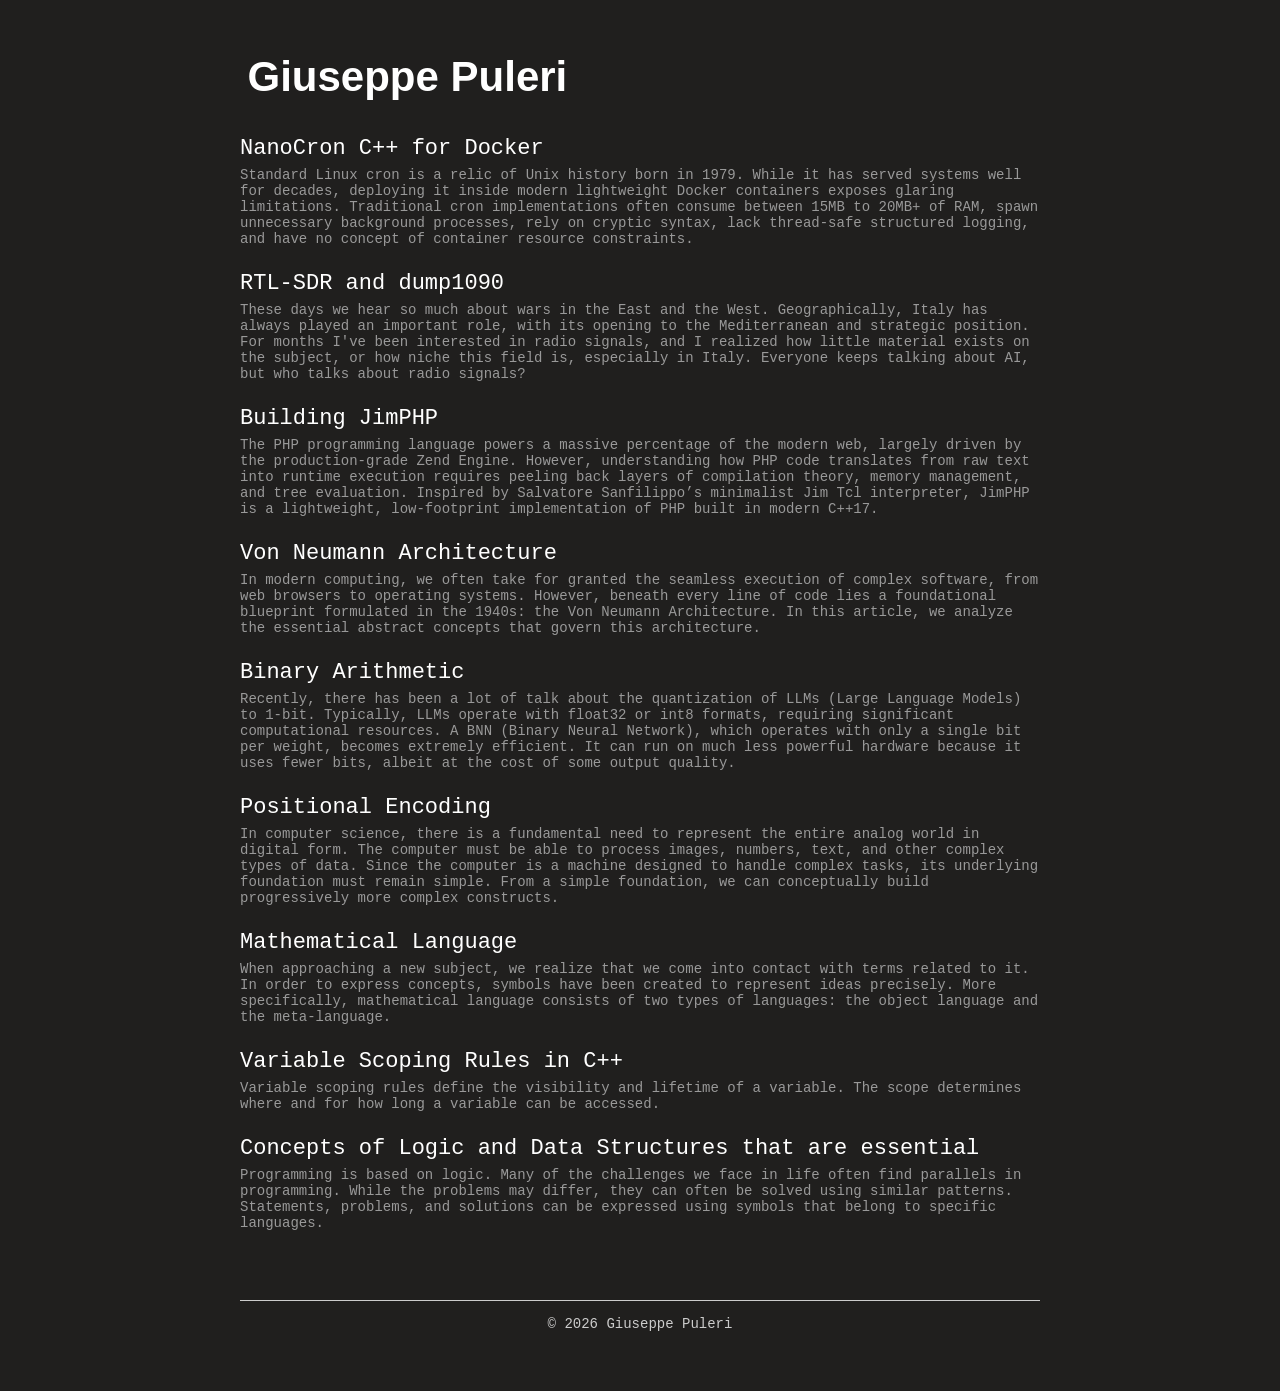
<file: index.html>
<!DOCTYPE html>
<html lang="it">
<head>
  <meta charset="UTF-8">
  <meta name="viewport" content="width=device-width, initial-scale=1.0">
  <title>List of posts - Giuseppe Puleri</title>
  <link rel="stylesheet" href="styles.css">
</head>
<body>

  <header>
    <a href="index.html"><h1 style="font-family: 'Space Grotesk', sans-serif; margin-bottom: 24px;">Giuseppe Puleri</h1></a>
  </header>

  <div id="content">
    <ul class="article-list">
      <li>
        <h2><a href="/2026/nanocron-cpp-docker-daemon.html">NanoCron C++ for Docker</a></h2>
        <p class="excerpt">
        Standard Linux cron is a relic of Unix history born in 1979. While it has served systems well for decades, deploying it inside modern lightweight Docker containers exposes glaring limitations. 
        Traditional cron implementations often consume between 15MB to 20MB+ of RAM, spawn unnecessary background processes, rely on cryptic syntax, lack thread-safe structured logging, and have no concept of container resource constraints.
        </p>
      </li>
      <li>
        <h2><a href="/2026/RTL-SDR-and-dump1090.html">RTL-SDR and dump1090</a></h2>
        <p class="excerpt">
           These days we hear so much about wars in the East and the West. 
          Geographically, Italy has always played an important role, with its opening to the Mediterranean and strategic position. 
          For months I've been interested in radio signals, and I realized how little material exists on the subject, or how niche this field is, especially in Italy. 
          Everyone keeps talking about AI, but who talks about radio signals?
        </p>
      </li>
      <li>
        <h2><a href="/2026/Building-JimPHP.html">Building JimPHP</a></h2>
        <p class="excerpt">
        The PHP programming language powers a massive percentage of the modern web, largely driven by the production-grade Zend Engine. 
          However, understanding how PHP code translates from raw text into runtime execution requires peeling back layers of compilation theory, memory management, and tree evaluation. 
          Inspired by Salvatore Sanfilippo’s minimalist Jim Tcl interpreter, JimPHP is a lightweight, low-footprint implementation of PHP built in modern C++17.
         </p>
      </li>
      <li>
        <h2><a href="/2026/Von-Neumann-Architecture.html">Von Neumann Architecture</a></h2>
        <p class="excerpt">
          In modern computing, we often take for granted the seamless execution of complex software, from web browsers to operating systems. 
          However, beneath every line of code lies a foundational blueprint formulated in the 1940s: the Von Neumann Architecture. 
          In this article, we analyze the essential abstract concepts that govern this architecture.
        </p>
      </li>
      <li>
        <h2><a href="/2026/Binary-Arithmetic.html">Binary Arithmetic</a></h2>
        <p class="excerpt">
          Recently, there has been a lot of talk about the quantization of LLMs (Large Language Models) to 1-bit. 
          Typically, LLMs operate with float32 or int8 formats, requiring significant computational resources. 
          A BNN (Binary Neural Network), which operates with only a single bit per weight, becomes extremely efficient. 
          It can run on much less powerful hardware because it uses fewer bits, albeit at the cost of some output quality.
        </p>
      </li>
      <li>
        <h2><a href="/2026/Positional-Encoding.html">Positional Encoding</a></h2>
        <p class="excerpt">
          In computer science, there is a fundamental need to represent the entire analog world in digital form. 
          The computer must be able to process images, numbers, text, and other complex types of data. 
          Since the computer is a machine designed to handle complex tasks, its underlying foundation must remain simple.
          From a simple foundation, we can conceptually build progressively more complex constructs.
        </p>
      </li>
      <li>
        <h2><a href="/2026/Mathematical-Language.html">Mathematical Language</a></h2>
        <p class="excerpt">
          When approaching a new subject, we realize that we come into contact with terms related to it. 
          In order to express concepts, symbols have been created to represent ideas precisely. 
          More specifically, mathematical language consists of two types of languages: the object language and the meta-language.
        </p>
      </li>
      <li>
        <h2><a href="/2026/Variable-Scoping-Rules-in-C++.html">Variable Scoping Rules in C++</a></h2>
        <p class="excerpt">
          Variable scoping rules define the visibility and lifetime of a variable. The scope determines where and for how long a variable can be accessed.
        </p>
      </li>
      <li>
        <h2><a href="/2026/Concepts-of-Logic-and-Data-Structures-that-are-essential.html">Concepts of Logic and Data Structures that are essential</a></h2>
        <p class="excerpt">
          Programming is based on logic. Many of the challenges we face in life often find parallels in programming. 
          While the problems may differ, they can often be solved using similar patterns.
          Statements, problems, and solutions can be expressed using symbols that belong to specific languages.
        </p>
      </li>
    </ul>
  </div>

  <footer>
    &copy; 2026 Giuseppe Puleri
  </footer>

  <script src="script.js"></script>
</body>
</html>
</file>
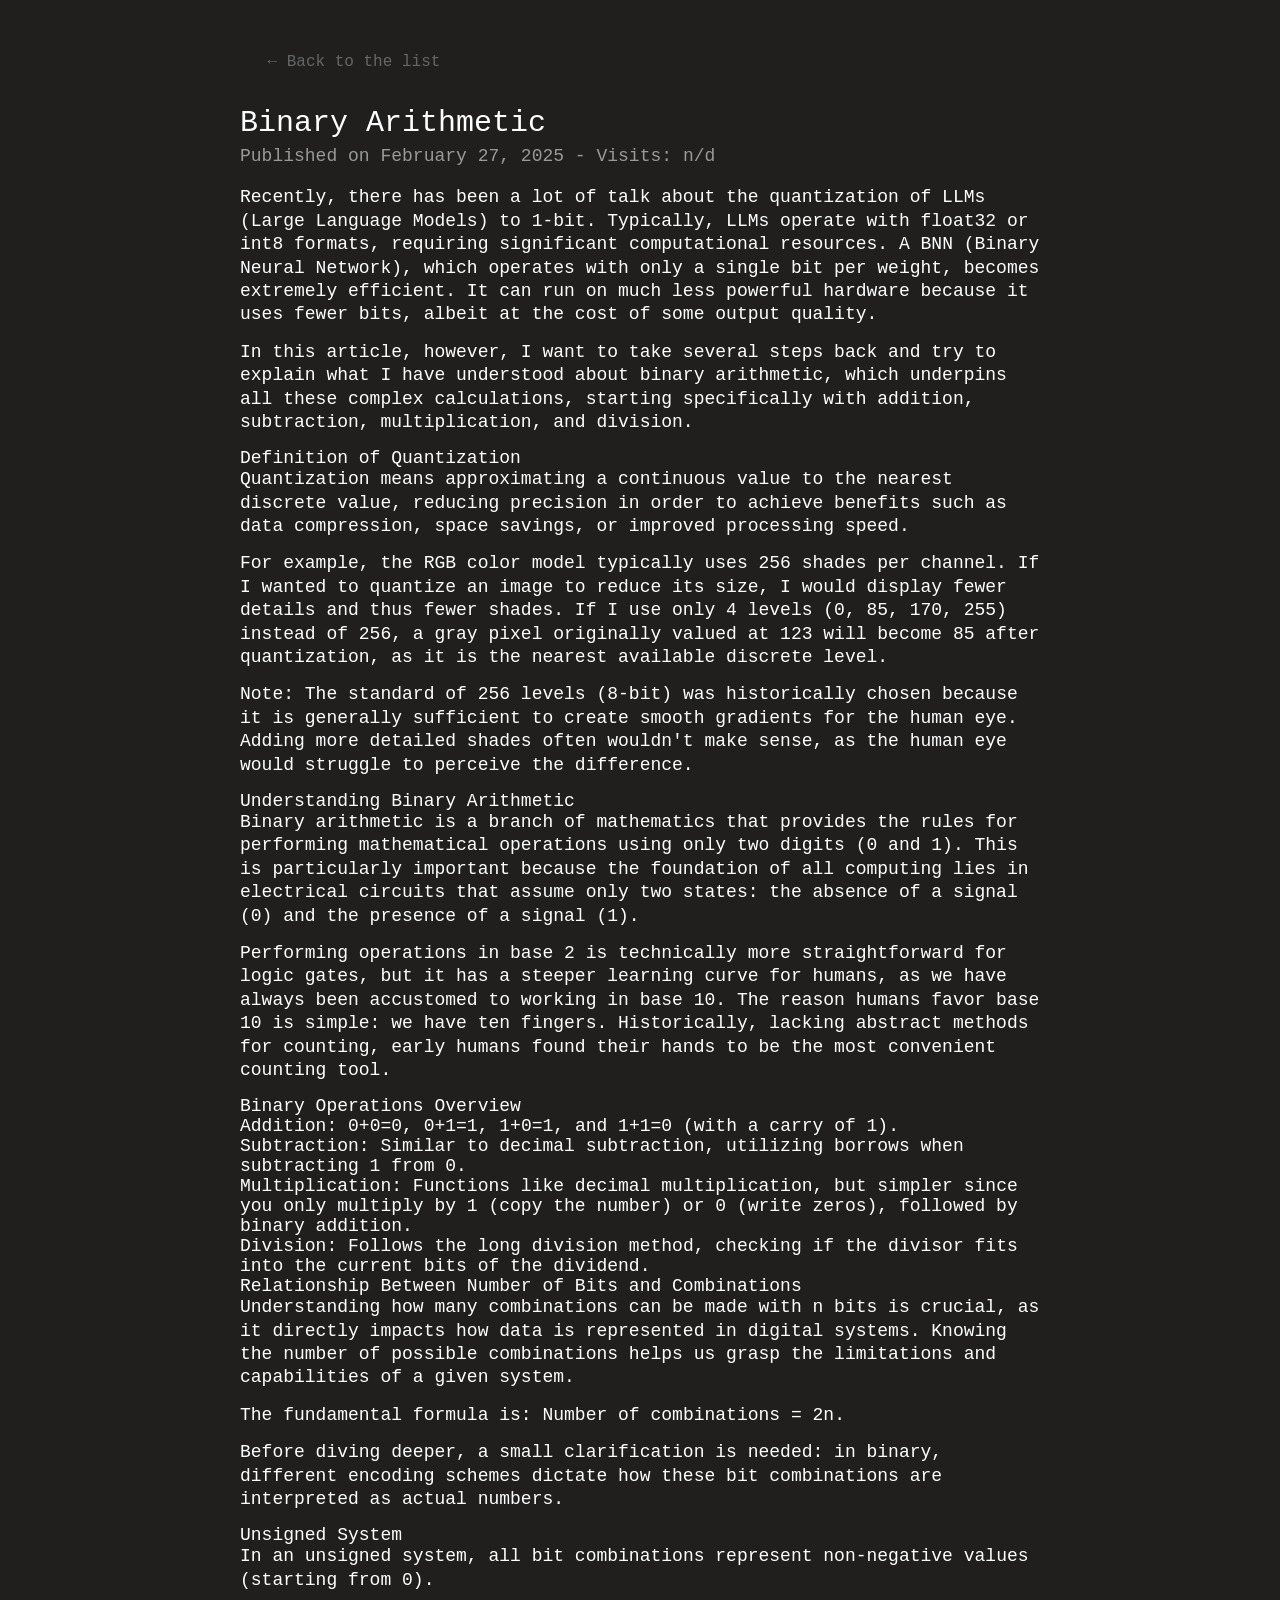
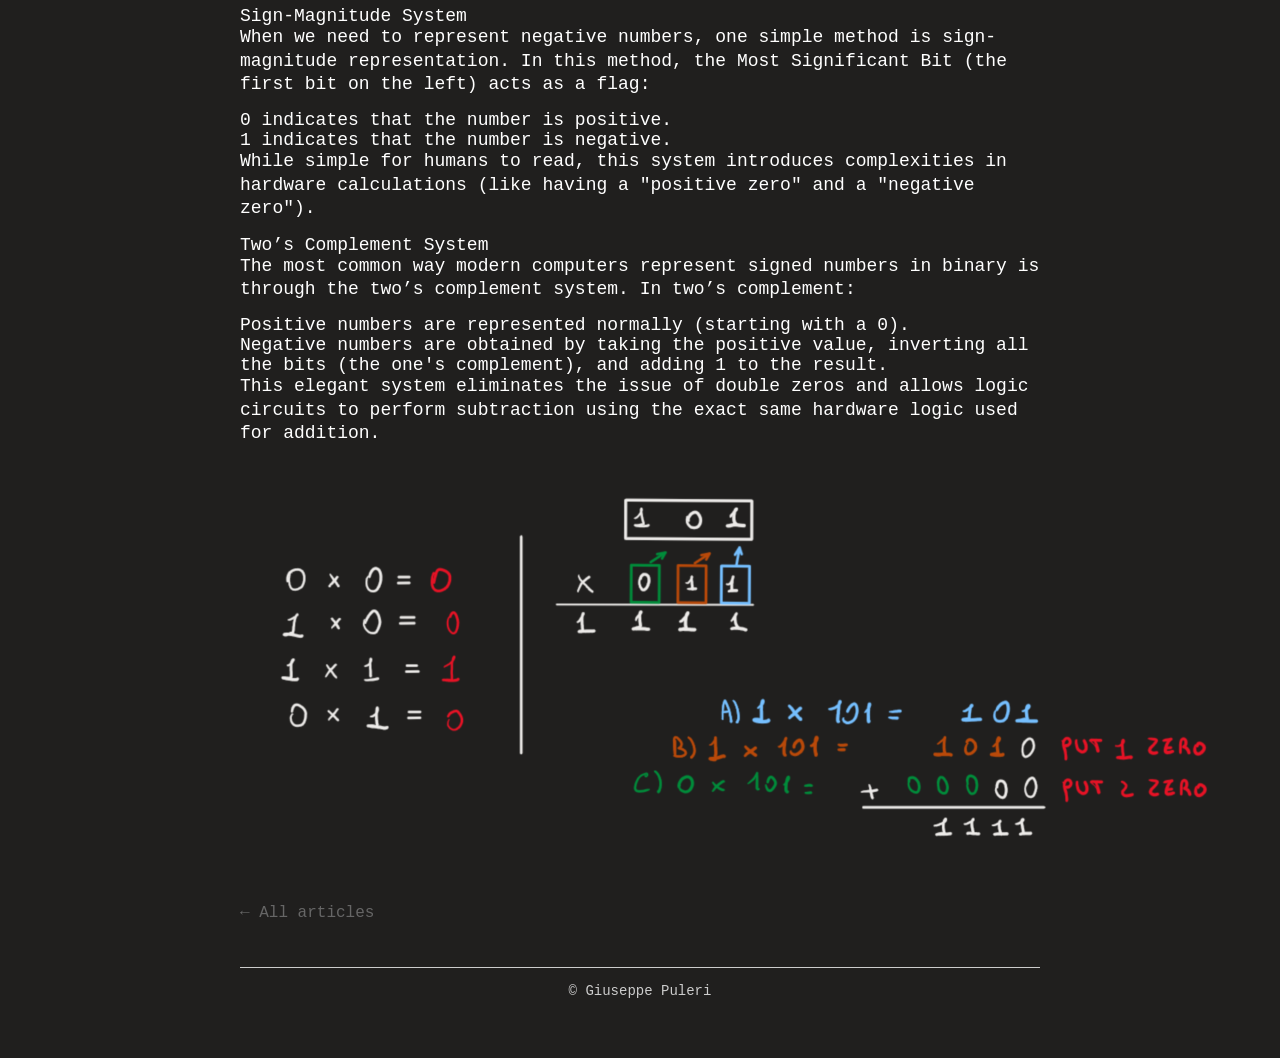
<file: 2026/Binary-Arithmetic.html>
<!DOCTYPE html>
<html lang="en">
<head>
  <meta charset="UTF-8">
  <meta name="viewport" content="width=device-width, initial-scale=1.0">
  <title>Binary Arithmetic</title>
  <link rel="stylesheet" href="../styles.css">
</head>
<!--
  data-page-id univoco per questo articolo, usato come chiave nel bin JSONBin.
-->
<body data-page-id="binary-arithmetic">

  <header>
    <nav><a href="../index.html">← Back to the list</a></nav>
  </header>

  <div id="content">
    <article>
      <h1 class="article-title">Binary Arithmetic</h1>
      <span class="meta">Published on February 27, 2025 - Visits: <span id="visit-count">...</span></span>

      <p>
        Recently, there has been a lot of talk about the quantization of LLMs (Large Language Models) to 1-bit. Typically, LLMs operate with <code>float32</code> or <code>int8</code> formats, requiring significant computational resources. A BNN (Binary Neural Network), which operates with only a single bit per weight, becomes extremely efficient. It can run on much less powerful hardware because it uses fewer bits, albeit at the cost of some output quality.
      </p>
      <p>
        In this article, however, I want to take several steps back and try to explain what I have understood about binary arithmetic, which underpins all these complex calculations, starting specifically with addition, subtraction, multiplication, and division.
      </p>

      <h2>Definition of Quantization</h2>
      <p>
        Quantization means approximating a continuous value to the nearest discrete value, reducing precision in order to achieve benefits such as data compression, space savings, or improved processing speed.
      </p>
      <p>
        For example, the RGB color model typically uses 256 shades per channel. If I wanted to quantize an image to reduce its size, I would display fewer details and thus fewer shades. If I use only 4 levels (0, 85, 170, 255) instead of 256, a gray pixel originally valued at 123 will become 85 after quantization, as it is the nearest available discrete level.
      </p>
      <blockquote>
        <p><em>Note:</em> The standard of 256 levels (8-bit) was historically chosen because it is generally sufficient to create smooth gradients for the human eye. Adding more detailed shades often wouldn't make sense, as the human eye would struggle to perceive the difference.</p>
      </blockquote>

      <h2>Understanding Binary Arithmetic</h2>
      <p>
        Binary arithmetic is a branch of mathematics that provides the rules for performing mathematical operations using only two digits (0 and 1). This is particularly important because the foundation of all computing lies in electrical circuits that assume only two states: the absence of a signal (0) and the presence of a signal (1).
      </p>
      <p>
        Performing operations in base 2 is technically more straightforward for logic gates, but it has a steeper learning curve for humans, as we have always been accustomed to working in base 10. The reason humans favor base 10 is simple: we have ten fingers. Historically, lacking abstract methods for counting, early humans found their hands to be the most convenient counting tool.
      </p>

      <h3>Binary Operations Overview</h3>
      <ul>
        <li><strong>Addition:</strong> <code>0+0=0</code>, <code>0+1=1</code>, <code>1+0=1</code>, and <code>1+1=0</code> (with a carry of 1).</li>
        <li><strong>Subtraction:</strong> Similar to decimal subtraction, utilizing borrows when subtracting 1 from 0.</li>
        <li><strong>Multiplication:</strong> Functions like decimal multiplication, but simpler since you only multiply by 1 (copy the number) or 0 (write zeros), followed by binary addition.</li>
        <li><strong>Division:</strong> Follows the long division method, checking if the divisor fits into the current bits of the dividend.</li>
      </ul>

      <h2>Relationship Between Number of Bits and Combinations</h2>
      <p>
        Understanding how many combinations can be made with <em>n</em> bits is crucial, as it directly impacts how data is represented in digital systems. Knowing the number of possible combinations helps us grasp the limitations and capabilities of a given system.
      </p>
      <p>
        The fundamental formula is: <strong>Number of combinations = 2<sup>n</sup></strong>.
      </p>
      <p>
        Before diving deeper, a small clarification is needed: in binary, different encoding schemes dictate how these bit combinations are interpreted as actual numbers.
      </p>

      <h3>Unsigned System</h3>
      <p>
        In an <strong>unsigned</strong> system, all bit combinations represent non-negative values (starting from 0).
      </p>

      <h3>Sign-Magnitude System</h3>
      <p>
        When we need to represent negative numbers, one simple method is <strong>sign-magnitude representation</strong>. In this method, the Most Significant Bit (the first bit on the left) acts as a flag:
      </p>
      <ul>
        <li><code>0</code> indicates that the number is positive.</li>
        <li><code>1</code> indicates that the number is negative.</li>
      </ul>
      <p>
        While simple for humans to read, this system introduces complexities in hardware calculations (like having a "positive zero" and a "negative zero").
      </p>

      <h3>Two’s Complement System</h3>
      <p>
        The most common way modern computers represent signed numbers in binary is through the <strong>two’s complement</strong> system. In two’s complement:
      </p>
      <ul>
        <li>Positive numbers are represented normally (starting with a <code>0</code>).</li>
        <li>Negative numbers are obtained by taking the positive value, inverting all the bits (the <em>one's complement</em>), and adding <code>1</code> to the result.</li>
      </ul>
      <p>
        This elegant system eliminates the issue of double zeros and allows logic circuits to perform subtraction using the exact same hardware logic used for addition.
      </p>

      <img src="/img2026/giuseppe-puleri-Binary-Arithmetic1.png" alt="Two's complement binary rule for negative numbers">

    </article>

    <a class="back-link" href="../index.html">← All articles</a>
  </div>

  <footer>
    &copy; Giuseppe Puleri
  </footer>

  <script src="../script.js"></script>
</body>
</html>
</file>
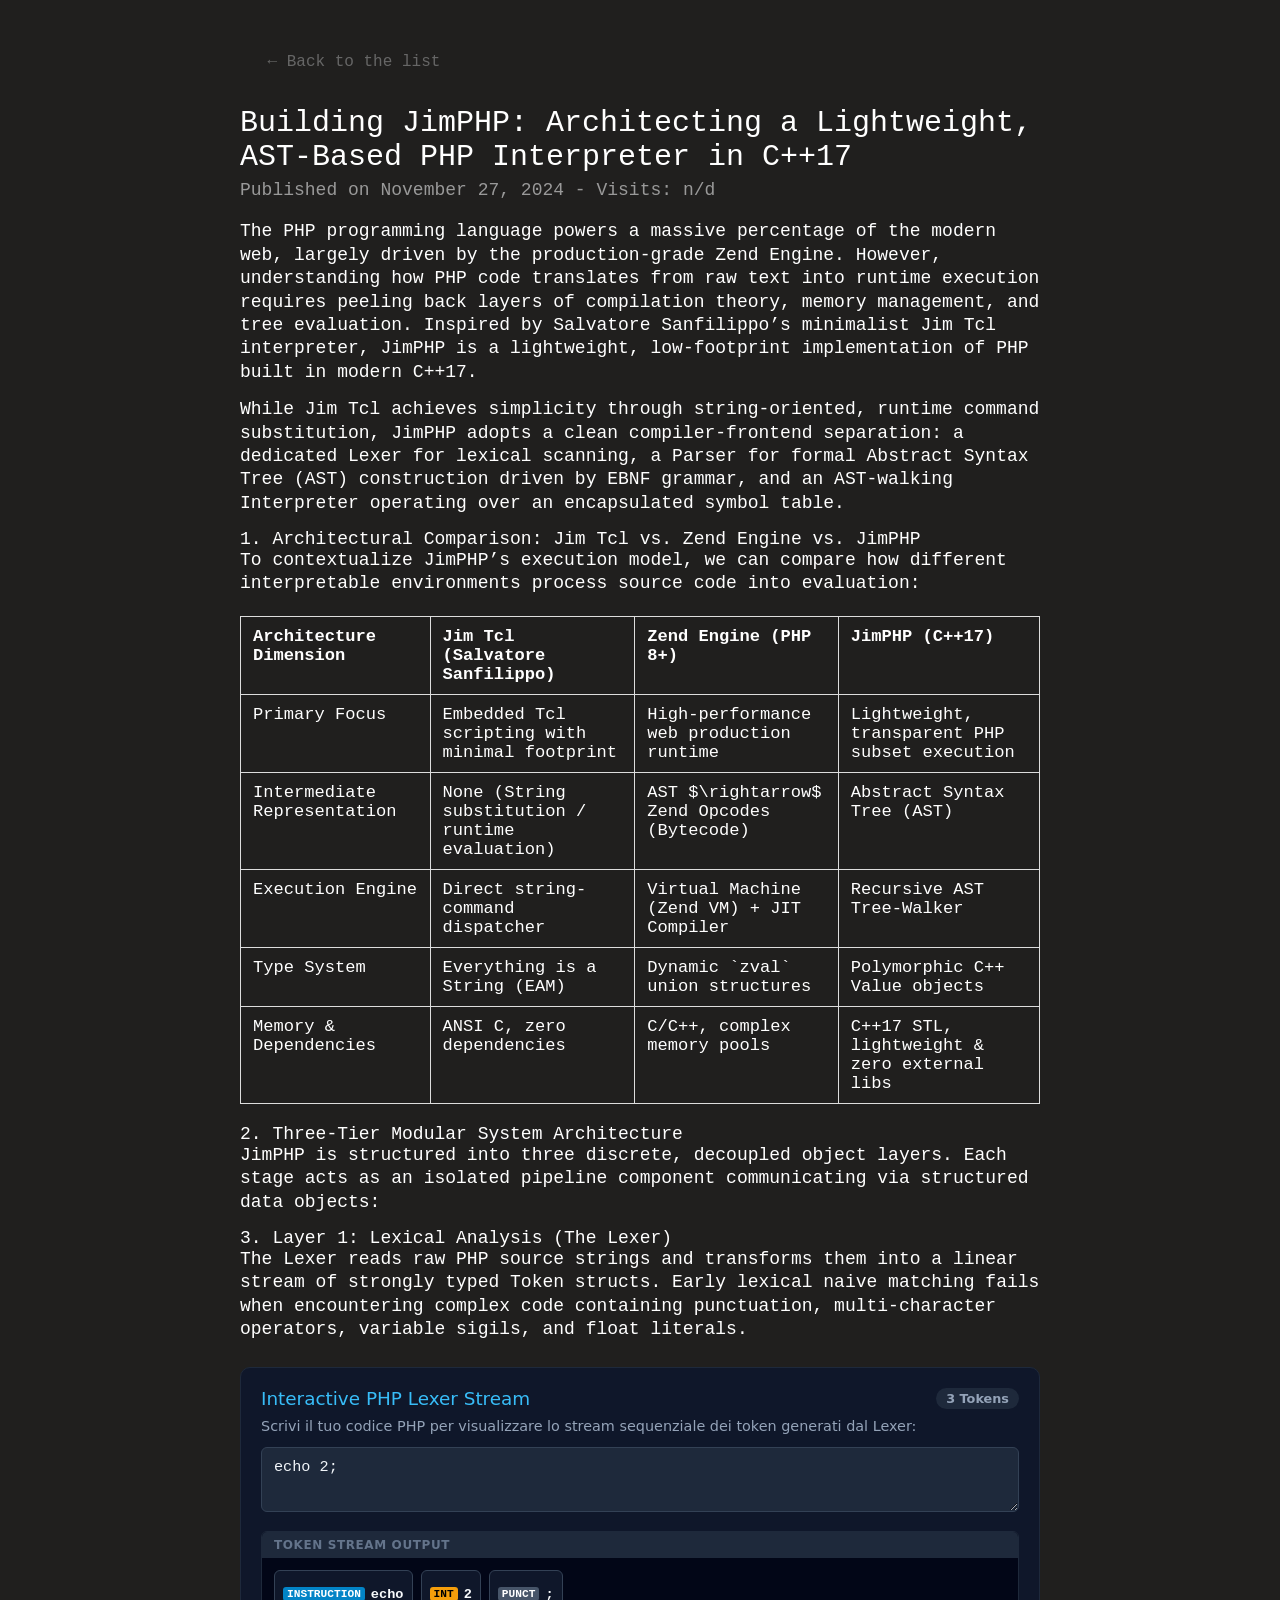
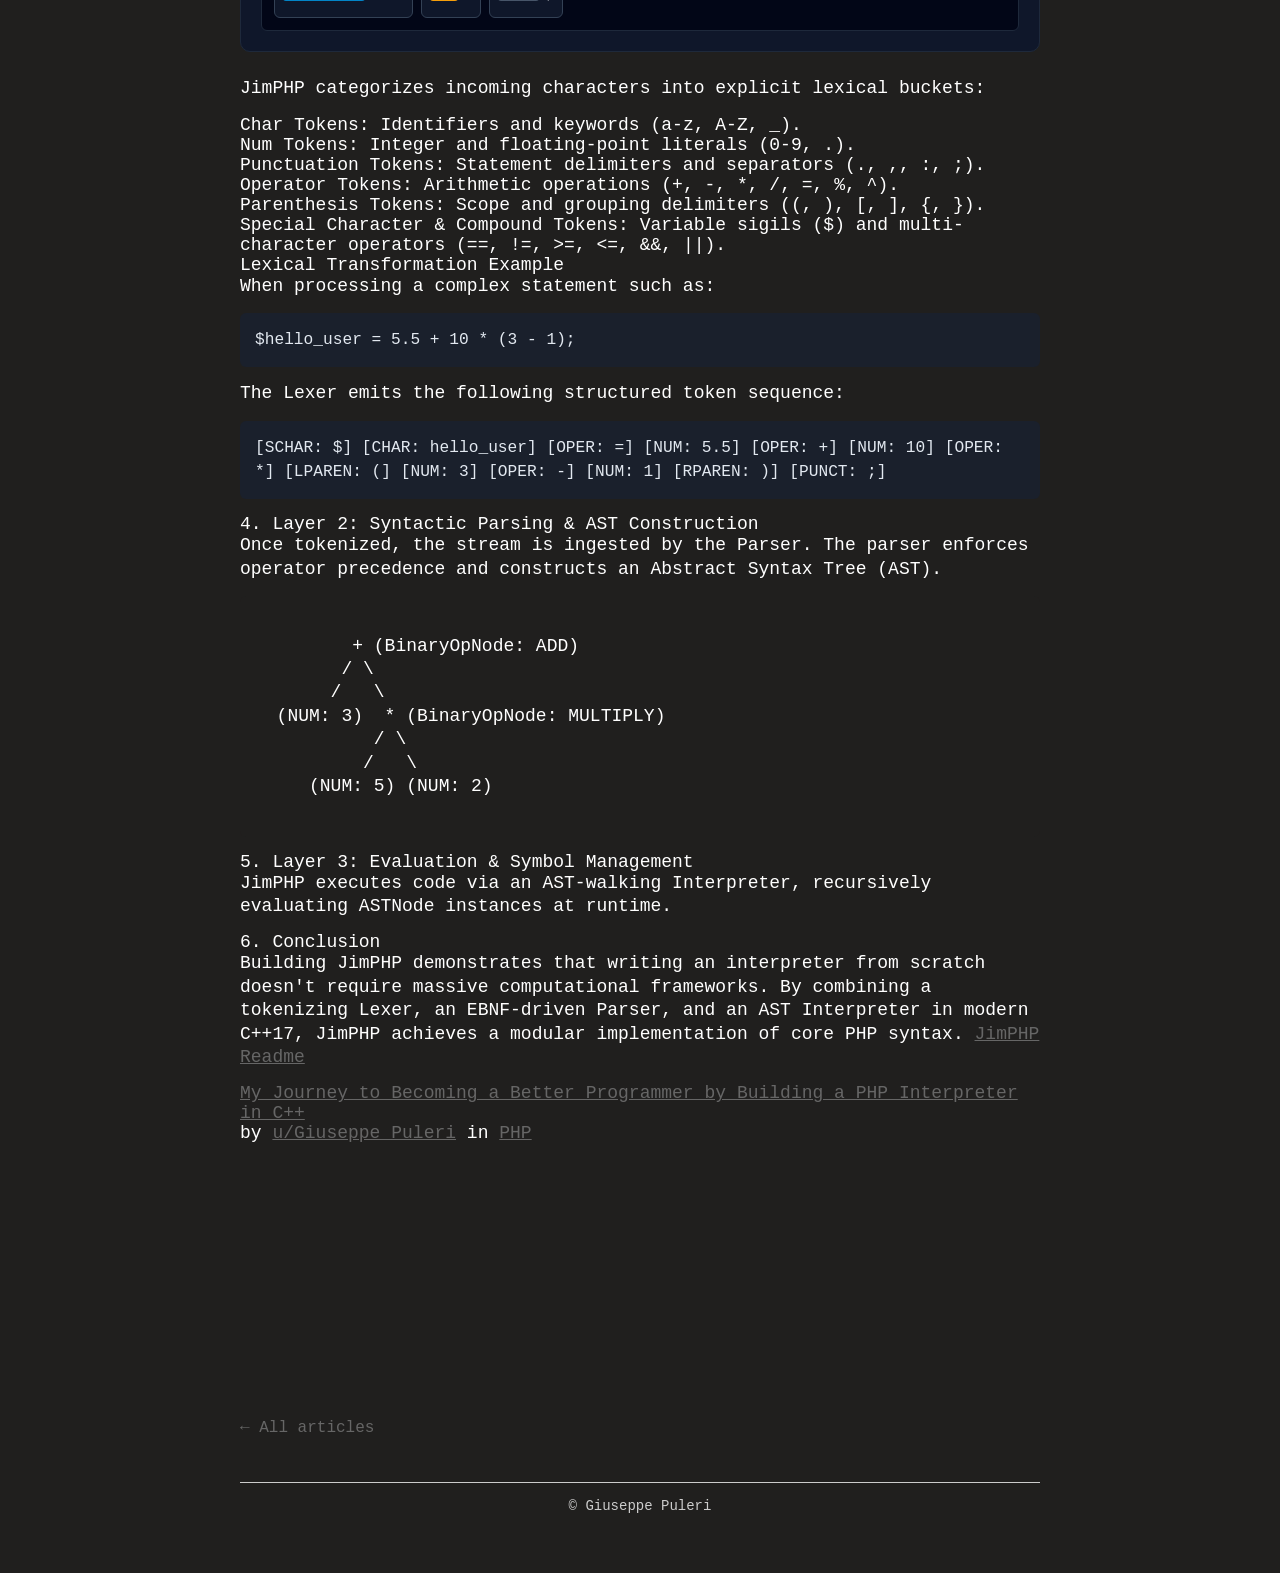
<file: 2026/Building-JimPHP.html>
<!DOCTYPE html>
<html lang="en">
<head>
  <meta charset="UTF-8">
  <meta name="viewport" content="width=device-width, initial-scale=1.0">
  <title>Building JimPHP: Architecting a Lightweight, AST-Based PHP Interpreter in C++17</title>
  <link rel="stylesheet" href="../styles.css">
  <style>
    .article-table {
      width: 100%;
      border-collapse: collapse;
      margin: 20px 0;
      font-size: 0.95em;
    }
    .article-table th, .article-table td {
      border: 1px solid #ddd;
      padding: 10px 12px;
      text-align: left;
    }
    .article-table th {
      background-color: ##ff000000;
      font-weight: bold;
    }
    .architecture-diagram {
      border: 2px dashed #4a5568;
      background-color: #f8fafc;
      padding: 20px;
      border-radius: 8px;
      margin: 25px 0;
      font-family: monospace;
    }
    .diagram-box {
      border: 1px solid #2b6cb0;
      background-color: #ebf8ff;
      padding: 12px;
      margin: 8px 0;
      text-align: center;
      border-radius: 4px;
      font-weight: bold;
    }
    .flow-line {
      border-top: 3px dashed #319795;
      margin: 15px 0;
      text-align: center;
      font-size: 0.85em;
      color: #234e52;
      font-weight: bold;
    }
    .code-block {
      background-color: #1a202c;
      color: #e2e8f0;
      padding: 15px;
      border-radius: 6px;
      font-family: 'Courier New', Courier, monospace;
      overflow-x: auto;
      margin: 15px 0;
      font-size: 0.9em;
      line-height: 1.5;
    }
    .tree-diagram {
      font-family: monospace;
      white-space: pre;
      background-color: #201F1E;
      padding: 15px;
      border-radius: 6px;
      line-height: 1.3;
      margin: 15px 0;
    }
  </style>
</head>
<body data-page-id="jimphp-cpp-ast-interpreter">

  <header>
    <nav><a href="../index.html">← Back to the list</a></nav>
  </header>

  <div id="content">
    <article>
      <h1 class="article-title">Building JimPHP: Architecting a Lightweight, AST-Based PHP Interpreter in C++17</h1>
      <span class="meta">Published on November 27, 2024 - Visits: <span id="visit-count">...</span></span>

      <p>
        The PHP programming language powers a massive percentage of the modern web, largely driven by the production-grade Zend Engine. However, understanding how PHP code translates from raw text into runtime execution requires peeling back layers of compilation theory, memory management, and tree evaluation. Inspired by Salvatore Sanfilippo’s minimalist <strong>Jim Tcl</strong> interpreter, <strong>JimPHP</strong> is a lightweight, low-footprint implementation of PHP built in modern C++17.
      </p>
      <p>
        While Jim Tcl achieves simplicity through string-oriented, runtime command substitution, JimPHP adopts a clean compiler-frontend separation: a dedicated <strong>Lexer</strong> for lexical scanning, a <strong>Parser</strong> for formal Abstract Syntax Tree (AST) construction driven by EBNF grammar, and an <strong>AST-walking Interpreter</strong> operating over an encapsulated symbol table.
      </p>

      <h2>1. Architectural Comparison: Jim Tcl vs. Zend Engine vs. JimPHP</h2>
      <p>
        To contextualize JimPHP’s execution model, we can compare how different interpretable environments process source code into evaluation:
      </p>

      <table class="article-table">
        <thead>
          <tr>
            <th>Architecture Dimension</th>
            <th>Jim Tcl (Salvatore Sanfilippo)</th>
            <th>Zend Engine (PHP 8+)</th>
            <th>JimPHP (C++17)</th>
          </tr>
        </thead>
        <tbody>
          <tr>
            <td><strong>Primary Focus</strong></td>
            <td>Embedded Tcl scripting with minimal footprint</td>
            <td>High-performance web production runtime</td>
            <td>Lightweight, transparent PHP subset execution</td>
          </tr>
          <tr>
            <td><strong>Intermediate Representation</strong></td>
            <td>None (String substitution / runtime evaluation)</td>
            <td>AST $\rightarrow$ Zend Opcodes (Bytecode)</td>
            <td><strong>Abstract Syntax Tree (AST)</strong></td>
          </tr>
          <tr>
            <td><strong>Execution Engine</strong></td>
            <td>Direct string-command dispatcher</td>
            <td>Virtual Machine (Zend VM) + JIT Compiler</td>
            <td><strong>Recursive AST Tree-Walker</strong></td>
          </tr>
          <tr>
            <td><strong>Type System</strong></td>
            <td>Everything is a String (EAM)</td>
            <td>Dynamic `zval` union structures</td>
            <td>Polymorphic C++ <code>Value</code> objects</td>
          </tr>
          <tr>
            <td><strong>Memory & Dependencies</strong></td>
            <td>ANSI C, zero dependencies</td>
            <td>C/C++, complex memory pools</td>
            <td><strong>C++17 STL, lightweight & zero external libs</strong></td>
          </tr>
        </tbody>
      </table>

      <h2>2. Three-Tier Modular System Architecture</h2>
      <p>
        JimPHP is structured into three discrete, decoupled object layers. Each stage acts as an isolated pipeline component communicating via structured data objects:
      </p>

      <h2>3. Layer 1: Lexical Analysis (The Lexer)</h2>
      <p>
        The Lexer reads raw PHP source strings and transforms them into a linear stream of strongly typed <code>Token</code> structs. Early lexical naive matching fails when encountering complex code containing punctuation, multi-character operators, variable sigils, and float literals.
      </p>

      <!-- Micro-tool JS Lexer -->
      <!-- Interactive Sequential Lexer Widget -->
      <div class="lexer-demo-card">
        <div class="lexer-header">
          <h3>Interactive PHP Lexer Stream</h3>
          <span class="lexer-badge" id="tokenCount">0 Tokens</span>
        </div>
      
        <p class="lexer-desc">
          Scrivi il tuo codice PHP per visualizzare lo stream sequenziale dei token generati dal Lexer:
        </p>
      
        <textarea id="phpLexerInput" spellcheck="false" oninput="runLexer()">echo 2;</textarea>
      
        <div class="lexer-output-container">
          <div class="lexer-output-header">Token Stream Output</div>
          <div id="lexerStream" class="token-stream">
            <!-- I token sequenziali verranno inseriti qui -->
          </div>
        </div>
      </div>
      
      <style>
        .lexer-demo-card {
          background: #0f172a;
          border: 1px solid #1e293b;
          border-radius: 10px;
          padding: 20px;
          margin: 25px 0;
          color: #f8fafc;
          font-family: system-ui, -apple-system, sans-serif;
        }
        .lexer-header {
          display: flex;
          justify-content: space-between;
          align-items: center;
          margin-bottom: 8px;
        }
        .lexer-header h3 {
          margin: 0;
          font-size: 1.15rem;
          color: #38bdf8;
        }
        .lexer-badge {
          background: #1e293b;
          color: #94a3b8;
          padding: 3px 10px;
          border-radius: 12px;
          font-size: 0.8rem;
          font-weight: 600;
        }
        .lexer-desc {
          color: #94a3b8;
          font-size: 0.9rem;
          margin: 0 0 12px 0;
        }
        #phpLexerInput {
          width: 100%;
          height: 65px;
          background: #1e293b;
          border: 1px solid #334155;
          border-radius: 6px;
          color: #f1f5f9;
          font-family: 'Fira Code', 'Courier New', monospace;
          font-size: 0.95rem;
          padding: 10px 12px;
          box-sizing: border-box;
          resize: vertical;
          outline: none;
          transition: border-color 0.2s;
        }
        #phpLexerInput:focus {
          border-color: #38bdf8;
        }
        .lexer-output-container {
          margin-top: 15px;
          background: #020617;
          border: 1px solid #1e293b;
          border-radius: 6px;
          overflow: hidden;
        }
        .lexer-output-header {
          background: #1e293b;
          color: #64748b;
          font-size: 0.75rem;
          font-weight: 700;
          text-transform: uppercase;
          letter-spacing: 0.05em;
          padding: 6px 12px;
        }
        .token-stream {
          display: flex;
          flex-wrap: wrap;
          gap: 8px;
          padding: 12px;
          min-height: 48px;
        }
        /* Stili per i singoli Badge dei Token */
        .token-chip {
          display: inline-flex;
          align-items: center;
          background: #0f172a;
          border: 1px solid #334155;
          border-radius: 6px;
          padding: 4px 8px;
          font-family: 'Fira Code', 'Courier New', monospace;
          font-size: 0.85rem;
        }
        .token-type {
          font-size: 0.7rem;
          font-weight: 700;
          text-transform: uppercase;
          margin-right: 6px;
          padding: 1px 4px;
          border-radius: 3px;
        }
        .token-val {
          color: #f8fafc;
          font-weight: 600;
        }
      
        /* Colorazione semantica per tipo di token */
        .tok-INSTRUCTION { background: #0284c7; color: #fff; }
        .tok-VARIABLE    { background: #a855f7; color: #fff; }
        .tok-INT         { background: #f59e0b; color: #000; }
        .tok-FLOAT       { background: #d97706; color: #fff; }
        .tok-STRING      { background: #22c55e; color: #000; }
        .tok-ASSIGNMENT  { background: #ec4899; color: #fff; }
        .tok-OPERATOR    { background: #ef4444; color: #fff; }
        .tok-PAREN       { background: #6366f1; color: #fff; }
        .tok-PUNCT       { background: #475569; color: #fff; }
        .tok-UNKNOWN     { background: #dc2626; color: #fff; }
      </style>
      
      <script>
      function runLexer() {
        const code = document.getElementById('phpLexerInput').value;
        const tokens = tokenizePhp(code);
        
        const container = document.getElementById('lexerStream');
        const countBadge = document.getElementById('tokenCount');
        
        countBadge.textContent = `${tokens.length} Token${tokens.length === 1 ? '' : 's'}`;
        
        if (tokens.length === 0) {
          container.innerHTML = '<span style="color: #475569; font-size: 0.85rem;">Nessun token trovato...</span>';
          return;
        }
      
        container.innerHTML = tokens.map(t => `
          <div class="token-chip">
            <span class="token-type tok-${t.type}">${t.type}</span>
            <span class="token-val">${escapeHtml(t.value)}</span>
          </div>
        `).join('');
      }
      
      function tokenizePhp(src) {
        // Regole del Lexer coordinate in ordine di priorità
        const rules = [
          { type: 'VARIABLE',    regex: /^\$[a-zA-Z_][a-zA-Z0-9_]*/ },
          { type: 'INSTRUCTION', regex: /^\b(echo|print|if|else|while|for|function|return)\b/ },
          { type: 'FLOAT',       regex: /^\d+\.\d+/ },
          { type: 'INT',         regex: /^\d+/ },
          { type: 'STRING',      regex: /^("[^"]*"|'[^']*')/ },
          { type: 'ASSIGNMENT',  regex: /^=(?![=>])/ },
          { type: 'OPERATOR',    regex: /^(==|!=|<=|>=|&&|\|\||\+|\-|\*|\/|\%)/ },
          { type: 'PAREN',       regex: /^[\(\)\[\]\{\}]/ },
          { type: 'PUNCT',       regex: /^[;,]/ },
          { type: 'WHITESPACE',  regex: /^\s+/ },
          { type: 'UNKNOWN',     regex: /^./ }
        ];
      
        let cursor = 0;
        const tokens = [];
      
        while (cursor < src.length) {
          const substring = src.slice(cursor);
          let matched = false;
      
          for (const rule of rules) {
            const match = rule.regex.exec(substring);
            if (match) {
              const val = match[0];
              // Ignora gli spazi vuoti tra un token e l'altro
              if (rule.type !== 'WHITESPACE') {
                tokens.push({ type: rule.type, value: val });
              }
              cursor += val.length;
              matched = true;
              break;
            }
          }
      
          if (!matched) break; // Sicurezza anti-loop infinito
        }
      
        return tokens;
      }
      
      function escapeHtml(str) {
        return str.replace(/&/g, "&amp;")
                  .replace(/</g, "&lt;")
                  .replace(/>/g, "&gt;")
                  .replace(/"/g, "&quot;")
                  .replace(/'/g, "&#039;");
      }
      
      // Inizializzazione automatica all'avvio
      document.addEventListener('DOMContentLoaded', runLexer);
      </script>

      <p>JimPHP categorizes incoming characters into explicit lexical buckets:</p>
      <ul>
        <li><strong>Char Tokens:</strong> Identifiers and keywords (<code>a-z</code>, <code>A-Z</code>, <code>_</code>).</li>
        <li><strong>Num Tokens:</strong> Integer and floating-point literals (<code>0-9</code>, <code>.</code>).</li>
        <li><strong>Punctuation Tokens:</strong> Statement delimiters and separators (<code>.</code>, <code>,</code>, <code>:</code>, <code>;</code>).</li>
        <li><strong>Operator Tokens:</strong> Arithmetic operations (<code>+</code>, <code>-</code>, <code>*</code>, <code>/</code>, <code>=</code>, <code>%</code>, <code>^</code>).</li>
        <li><strong>Parenthesis Tokens:</strong> Scope and grouping delimiters (<code>(</code>, <code>)</code>, <code>[</code>, <code>]</code>, <code>{</code>, <code>}</code>).</li>
        <li><strong>Special Character & Compound Tokens:</strong> Variable sigils (<code>$</code>) and multi-character operators (<code>==</code>, <code>!=</code>, <code>&gt;=</code>, <code>&lt;=</code>, <code>&amp;&amp;</code>, <code>||</code>).</li>
      </ul>

      <h3>Lexical Transformation Example</h3>
      <p>When processing a complex statement such as:</p>
      <div class="code-block">$hello_user = 5.5 + 10 * (3 - 1);</div>
      <p>The Lexer emits the following structured token sequence:</p>
      <div class="code-block">
[SCHAR: $] [CHAR: hello_user] [OPER: =] [NUM: 5.5] [OPER: +] 
[NUM: 10] [OPER: *] [LPAREN: (] [NUM: 3] [OPER: -] [NUM: 1] [RPAREN: )] [PUNCT: ;]
      </div>

      <h2>4. Layer 2: Syntactic Parsing & AST Construction</h2>
      <p>
        Once tokenized, the stream is ingested by the <strong>Parser</strong>. The parser enforces operator precedence and constructs an <strong>Abstract Syntax Tree (AST)</strong>.
      </p>

      <div class="tree-diagram">
         + (BinaryOpNode: ADD)
        / \
       /   \
  (NUM: 3)  * (BinaryOpNode: MULTIPLY)
           / \
          /   \
     (NUM: 5) (NUM: 2)
      </div>

      <h2>5. Layer 3: Evaluation & Symbol Management</h2>
      <p>
        JimPHP executes code via an AST-walking <code>Interpreter</code>, recursively evaluating <code>ASTNode</code> instances at runtime.
      </p>

      <h2>6. Conclusion</h2>
      <p>
        Building JimPHP demonstrates that writing an interpreter from scratch doesn't require massive computational frameworks. By combining a tokenizing Lexer, an EBNF-driven Parser, and an AST Interpreter in modern C++17, JimPHP achieves a modular implementation of core PHP syntax.
        <a href="https://github.com/GiuseppePuleri/jimphp/blob/main/README.md">JimPHP Readme</a>
      </p>

      <blockquote class="reddit-embed-bq" style="height:316px" data-embed-height="316">
      <a href="https://www.reddit.com/r/PHP/comments/1t901u2/my_journey_to_becoming_a_better_programmer_by/">My Journey to Becoming a Better Programmer by Building a PHP Interpreter in C++</a><br> by
      <a href="https://www.reddit.com/user/Giuseppe_Puleri/">u/Giuseppe_Puleri</a> in
      <a href="https://www.reddit.com/r/PHP/">PHP</a>
      </blockquote><script async="" src="https://embed.reddit.com/widgets.js" charset="UTF-8"></script>
    </article>

    <a class="back-link" href="../index.html">← All articles</a>
  </div>

  <footer>
    &copy; Giuseppe Puleri
  </footer>
  <script src="../script.js"></script>
</body>
</html>
</file>
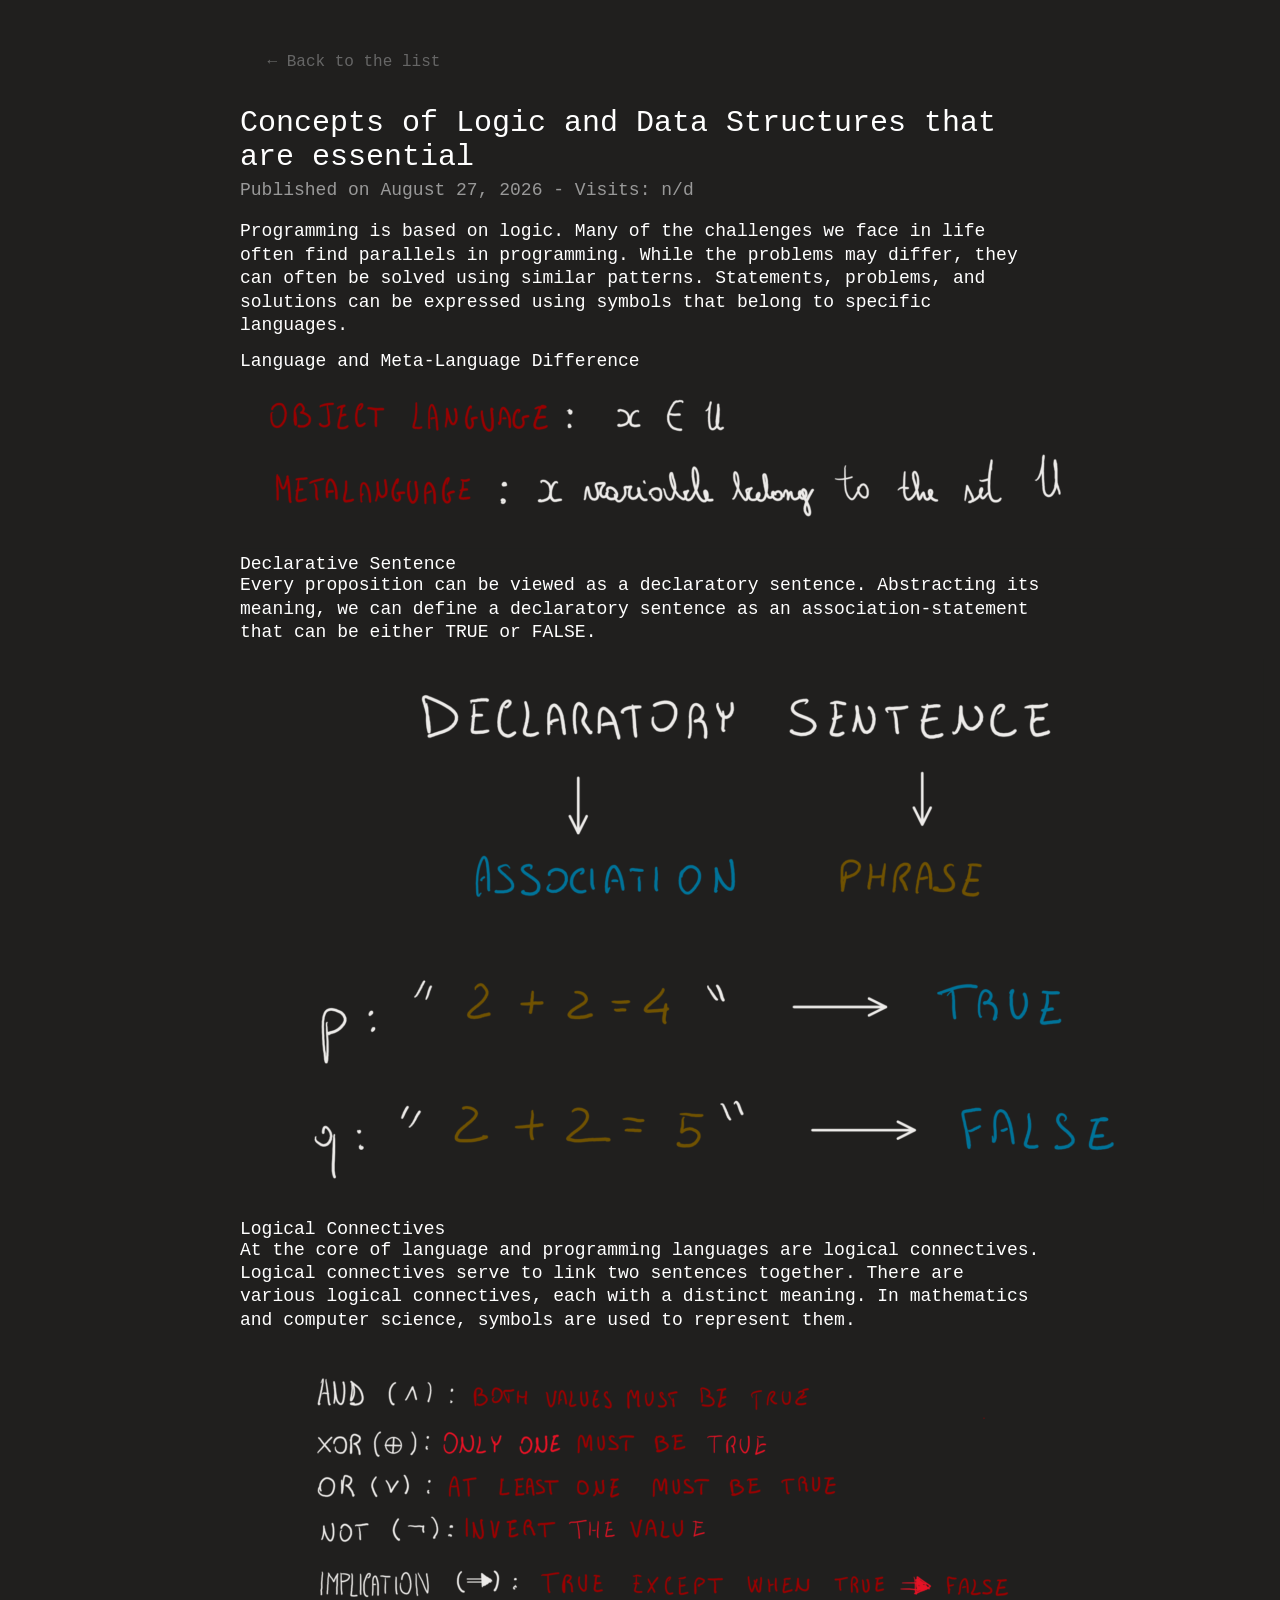
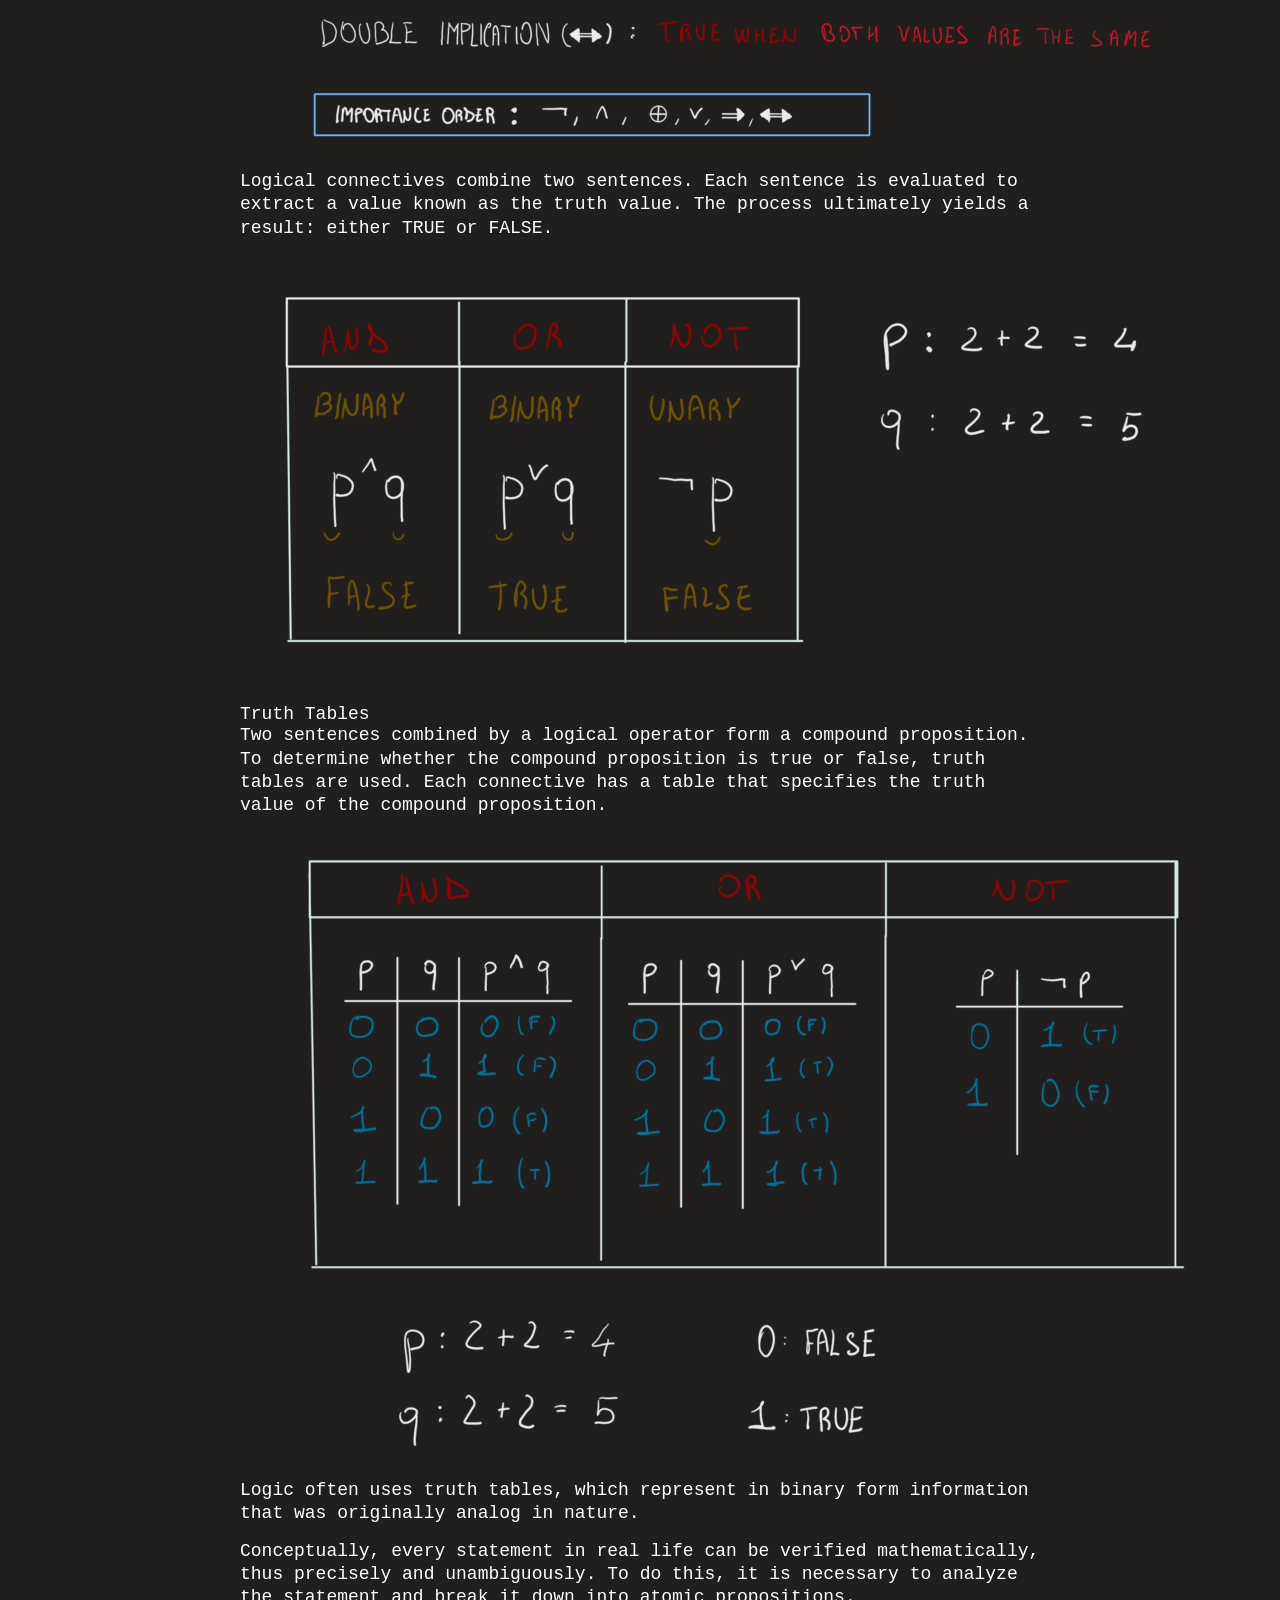
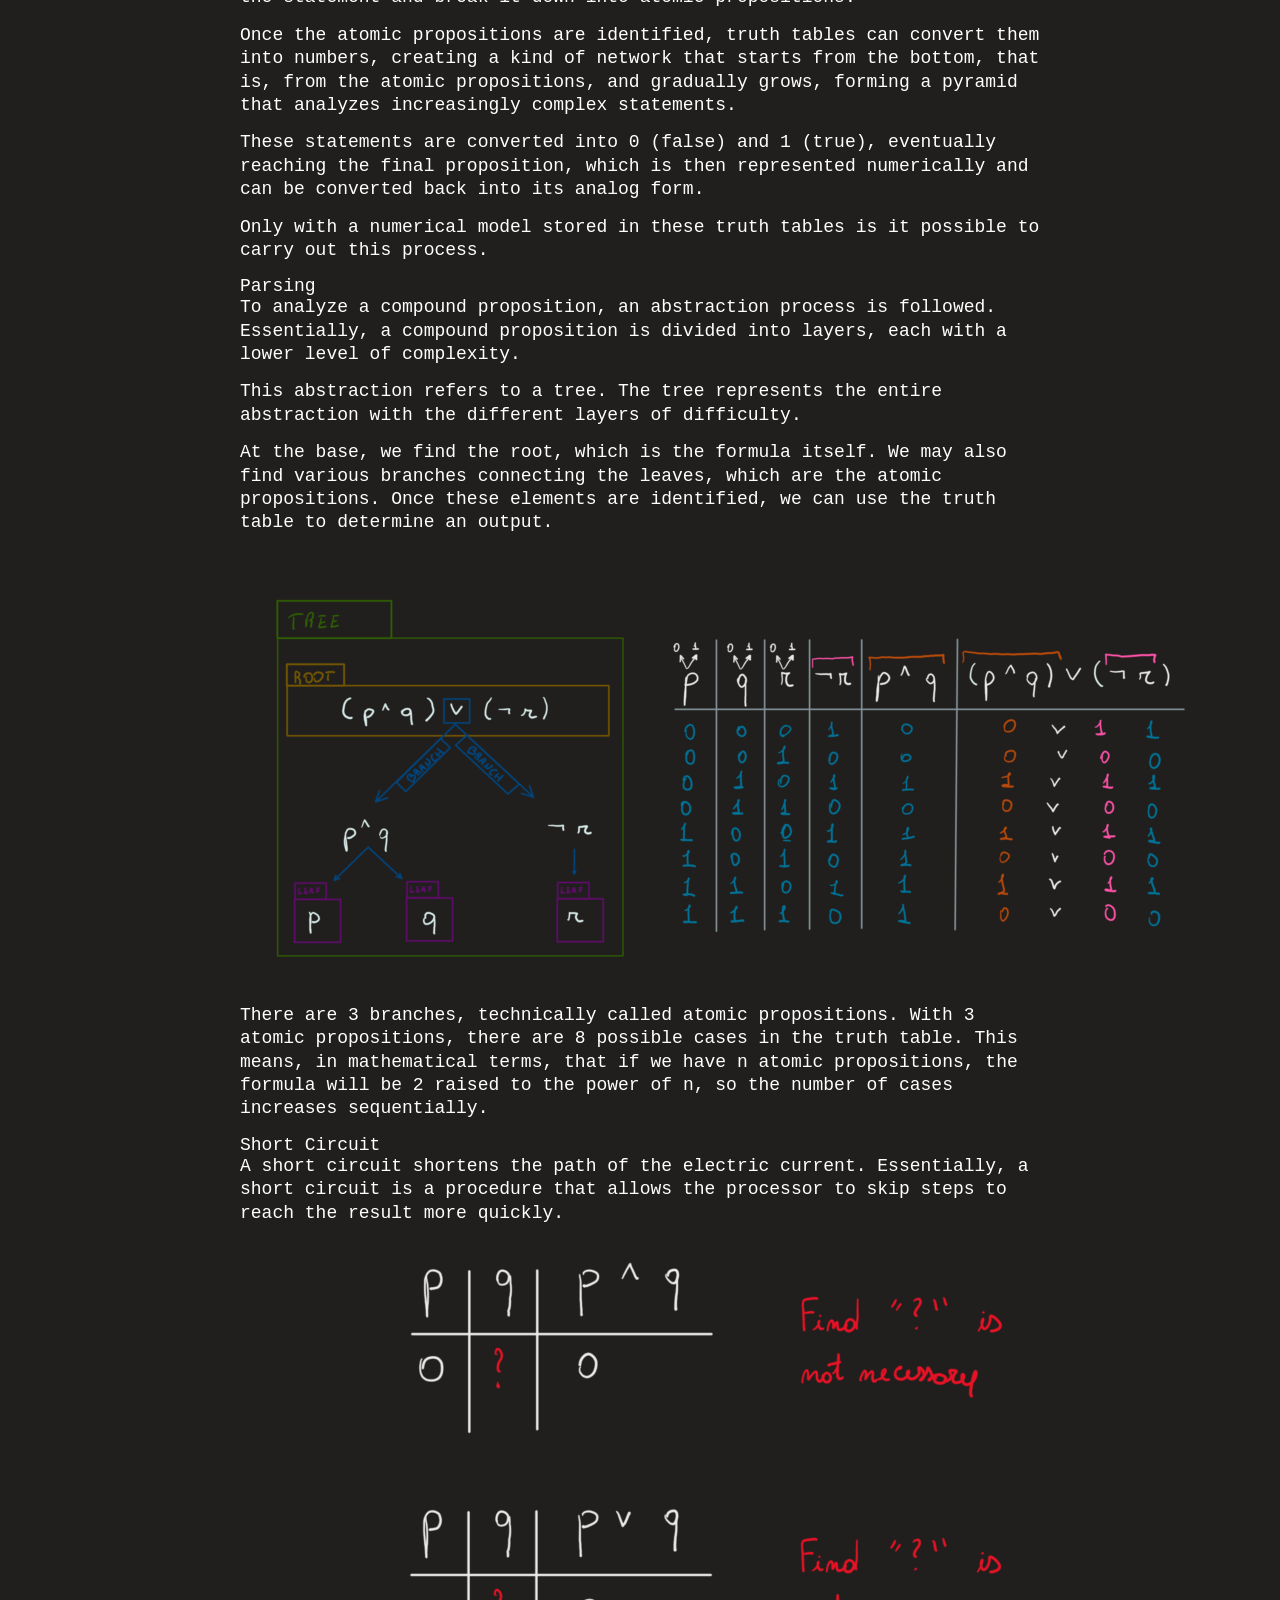
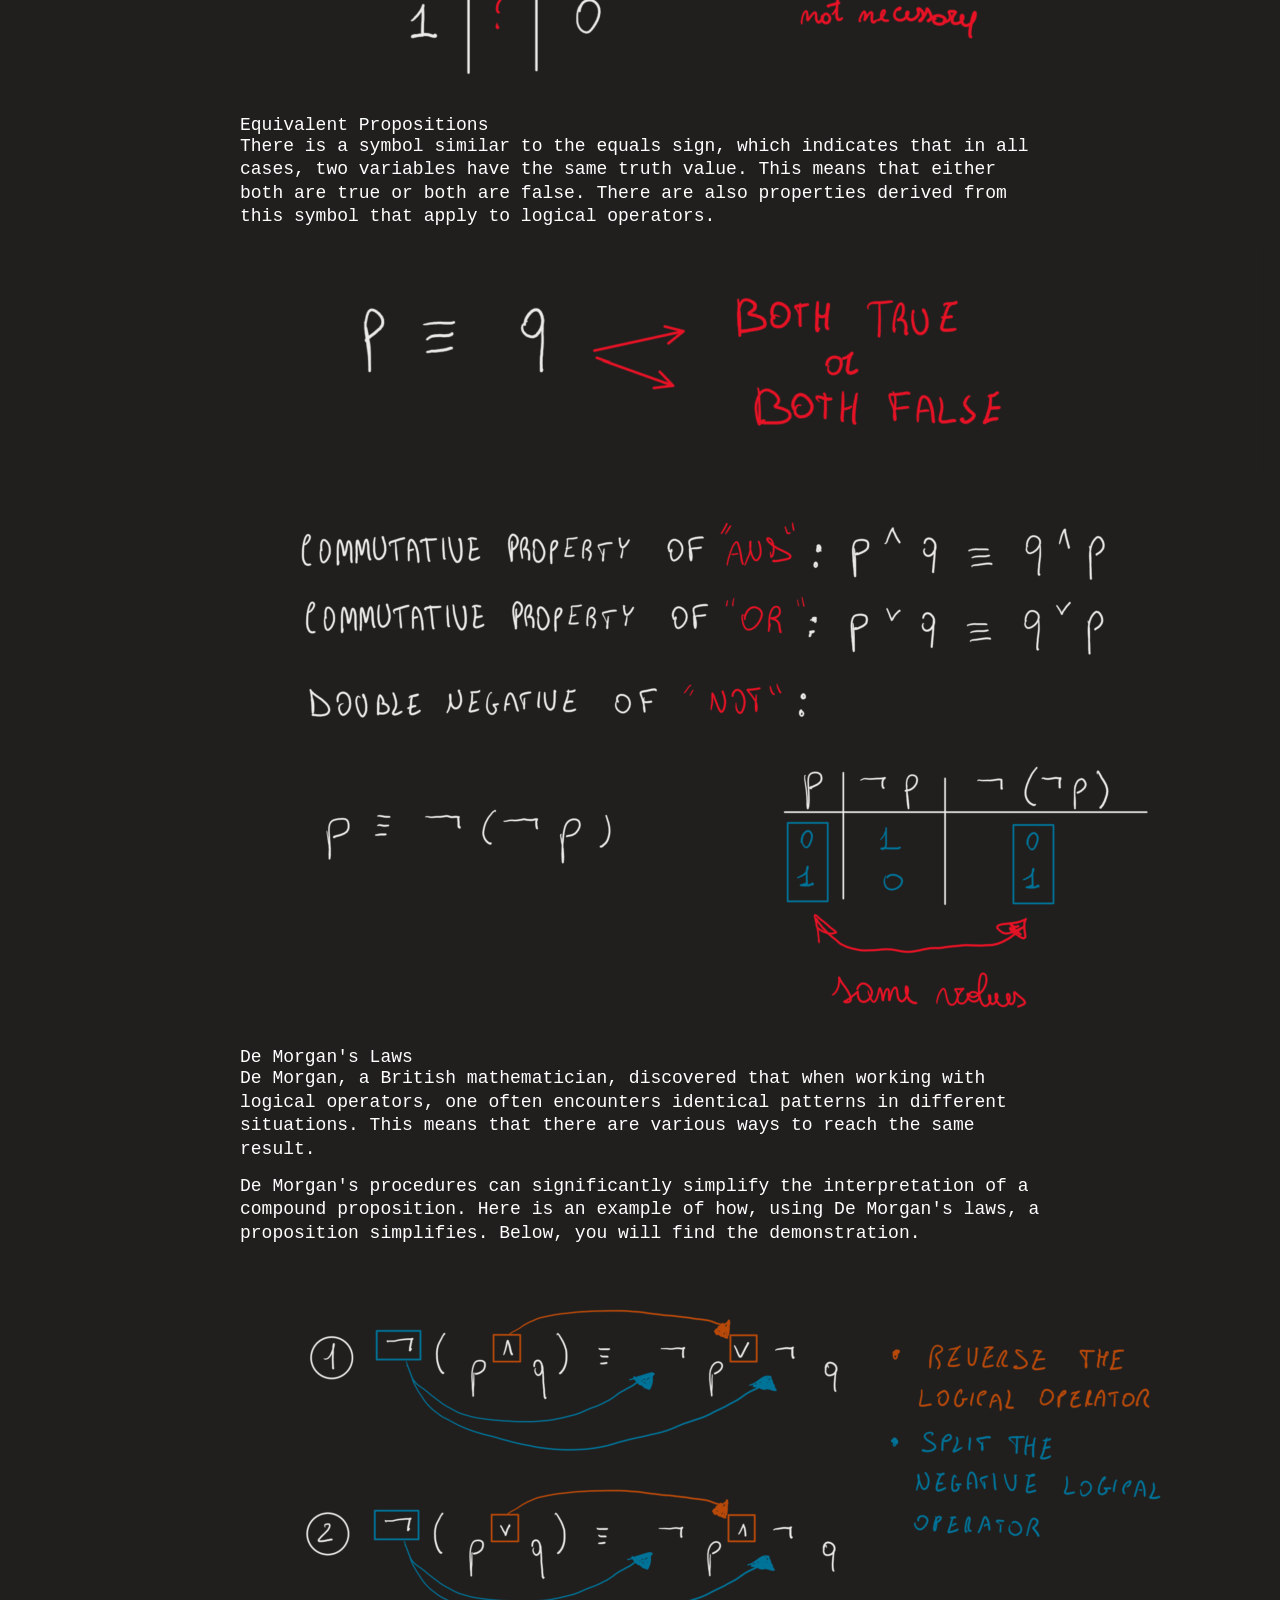
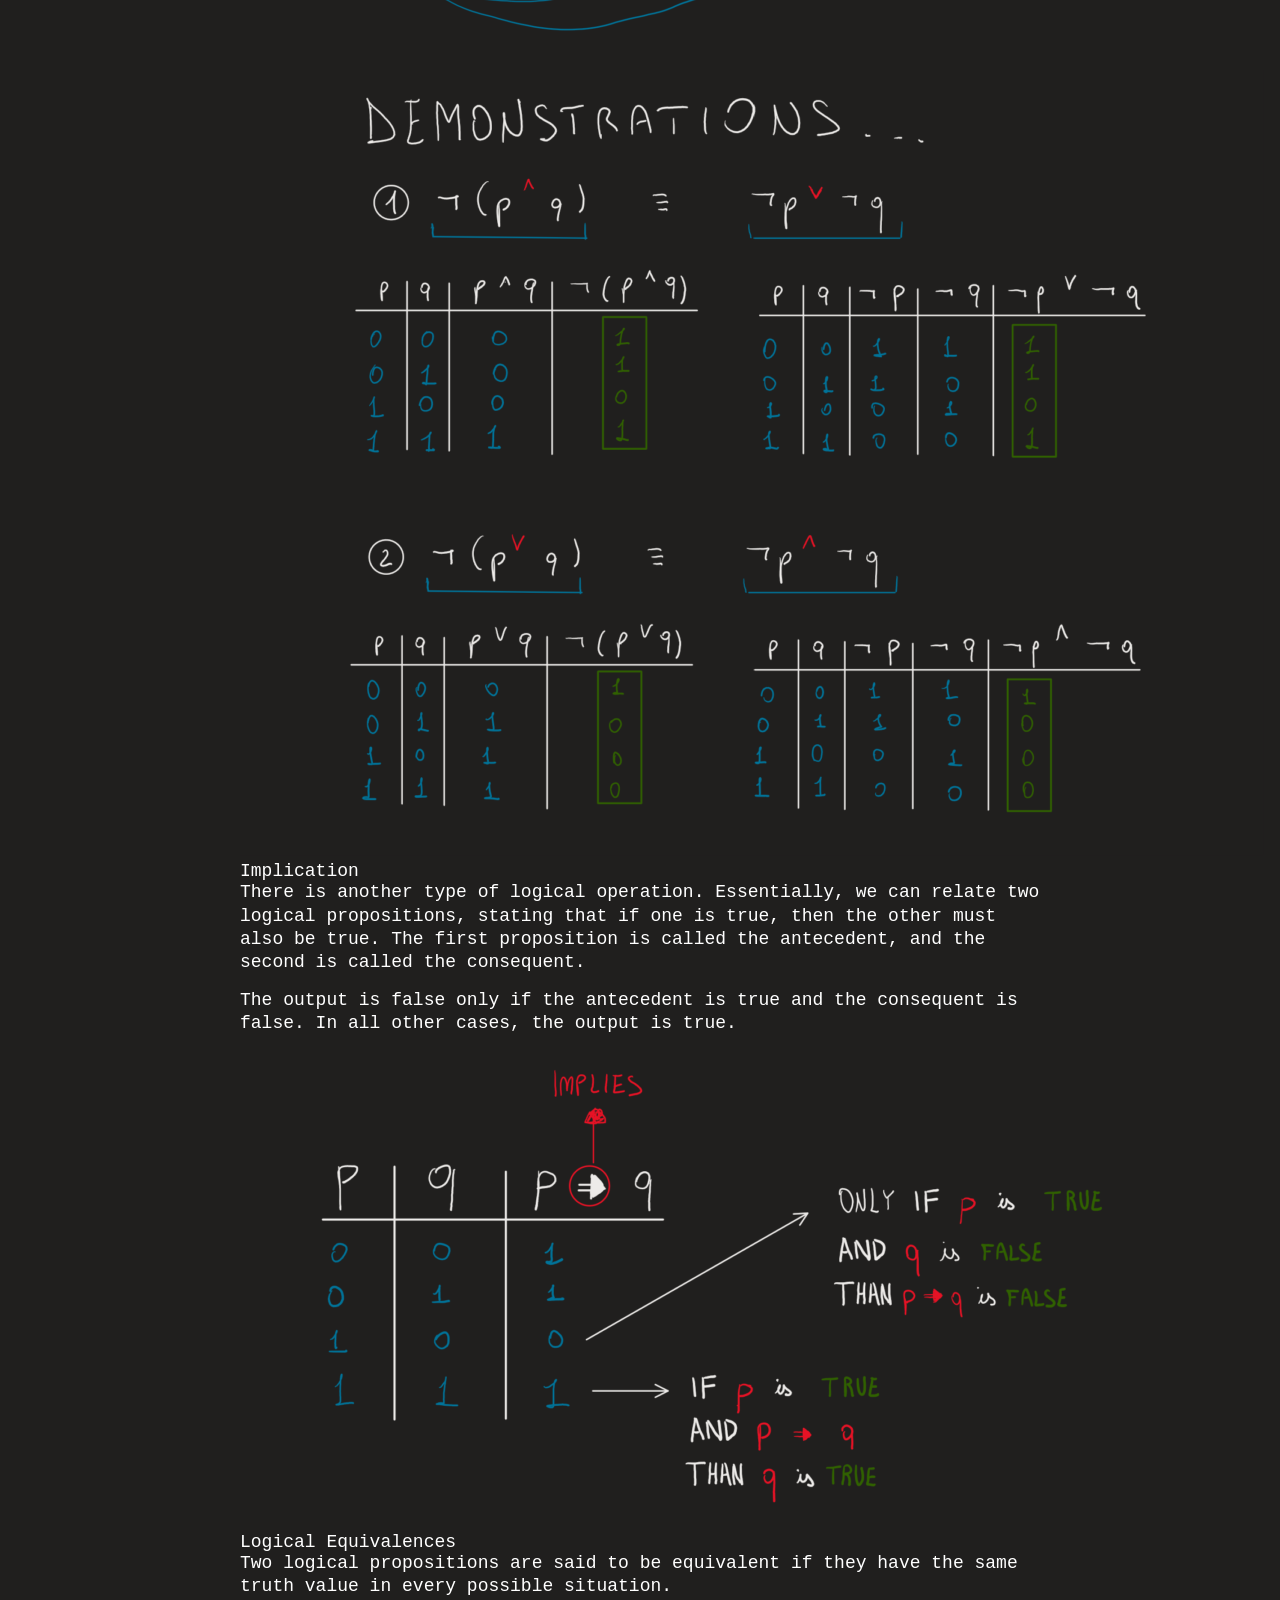
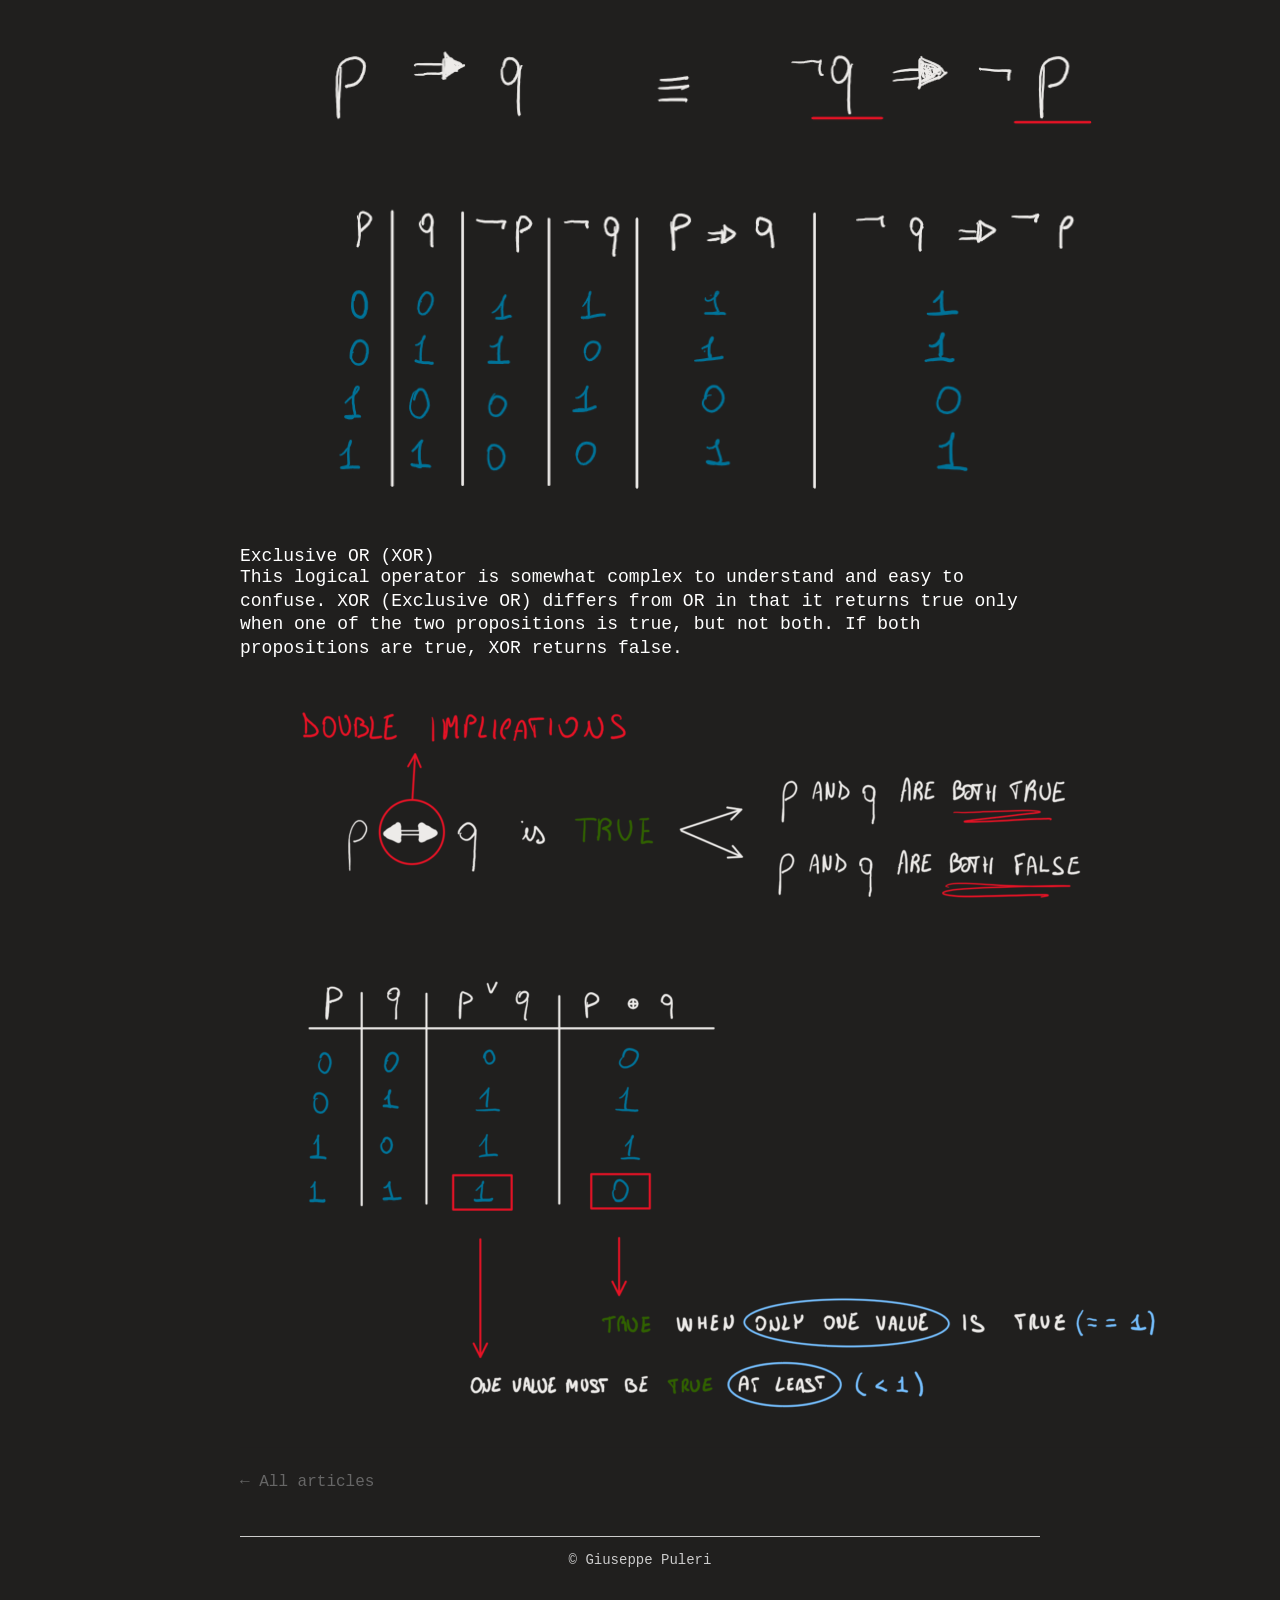
<file: 2026/Concepts-of-Logic-and-Data-Structures-that-are-essential.html>
<!DOCTYPE html>
<html lang="en">
<head>
  <meta charset="UTF-8">
  <meta name="viewport" content="width=device-width, initial-scale=1.0">
  <title>Concepts of Logic and Data Structures that are essential</title>
  <link rel="stylesheet" href="../styles.css">
</head>
<!--
  data-page-id univoco per questo articolo, usato come chiave nel bin JSONBin.
-->
<body data-page-id="concepts-of-logic-and-data-structures-that-are-essential">

  <header>
    <nav><a href="../index.html">← Back to the list</a></nav>
  </header>

  <div id="content">
    <article>
      <h1 class="article-title">Concepts of Logic and Data Structures that are essential</h1>
      <span class="meta">Published on August 27, 2026 - Visits: <span id="visit-count">...</span></span>

      <p>
        Programming is based on logic. Many of the challenges we face in life often find
        parallels in programming. While the problems may differ, they can often be solved
        using similar patterns. Statements, problems, and solutions can be expressed using
        symbols that belong to specific languages.
      </p>

      <h2>Language and Meta-Language Difference</h2>
      <img src="/img2026/giuseppe-puleri-data-structure1.png" alt="Language and Meta-Language Difference">

      <h3>Declarative Sentence</h3>
      <p>
        Every proposition can be viewed as a declaratory sentence. Abstracting its meaning,
        we can define a declaratory sentence as an association-statement that can be either
        TRUE or FALSE.
      </p>
      <img src="/img2026/giuseppe-puleri-data-structure2.png" alt="Declarative Sentence">

      <h3>Logical Connectives</h3>
      <p>
        At the core of language and programming languages are logical connectives. Logical
        connectives serve to link two sentences together. There are various logical
        connectives, each with a distinct meaning. In mathematics and computer science,
        symbols are used to represent them.
      </p>
      <img src="/img2026/giuseppe-puleri-data-structure3.png" alt="All logical operators list">
      <p>
        Logical connectives combine two sentences. Each sentence is evaluated to extract a
        value known as the truth value. The process ultimately yields a result: either TRUE
        or FALSE.
      </p>
      <img src="/img2026/giuseppe-puleri-data-structure4.png" alt="Logical operator true and false">

      <h3>Truth Tables</h3>
      <p>
        Two sentences combined by a logical operator form a compound proposition. To
        determine whether the compound proposition is true or false, truth tables are used.
        Each connective has a table that specifies the truth value of the compound
        proposition.
      </p>
      <img src="/img2026/giuseppe-puleri-data-structure5.png" alt="Truth table example">
      <p>
        Logic often uses truth tables, which represent in binary form information that was
        originally analog in nature.
      </p>
      <p>
        Conceptually, every statement in real life can be verified mathematically, thus
        precisely and unambiguously. To do this, it is necessary to analyze the statement
        and break it down into atomic propositions.
      </p>
      <p>
        Once the atomic propositions are identified, truth tables can convert them into
        numbers, creating a kind of network that starts from the bottom, that is, from the
        atomic propositions, and gradually grows, forming a pyramid that analyzes
        increasingly complex statements.
      </p>
      <p>
        These statements are converted into 0 (false) and 1 (true), eventually reaching the
        final proposition, which is then represented numerically and can be converted back
        into its analog form.
      </p>
      <p>
        Only with a numerical model stored in these truth tables is it possible to carry out
        this process.
      </p>

      <h3>Parsing</h3>
      <p>
        To analyze a compound proposition, an abstraction process is followed. Essentially,
        a compound proposition is divided into layers, each with a lower level of
        complexity.
      </p>
      <p>
        This abstraction refers to a tree. The tree represents the entire abstraction with
        the different layers of difficulty.
      </p>
      <p>
        At the base, we find the root, which is the formula itself. We may also find
        various branches connecting the leaves, which are the atomic propositions. Once
        these elements are identified, we can use the truth table to determine an output.
      </p>
      <img src="/img2026/giuseppe-puleri-data-structure6.png" alt="Tree structure">
      <p>
        There are 3 branches, technically called atomic propositions. With 3 atomic
        propositions, there are 8 possible cases in the truth table. This means, in
        mathematical terms, that if we have <em>n</em> atomic propositions, the formula
        will be 2 raised to the power of <em>n</em>, so the number of cases increases
        sequentially.
      </p>

      <h3>Short Circuit</h3>
      <p>
        A short circuit shortens the path of the electric current. Essentially, a short
        circuit is a procedure that allows the processor to skip steps to reach the result
        more quickly.
      </p>
      <img src="/img2026/giuseppe-puleri-data-structure7.png" alt="Short circuit example">

      <h3>Equivalent Propositions</h3>
      <p>
        There is a symbol similar to the equals sign, which indicates that in all cases,
        two variables have the same truth value. This means that either both are true or
        both are false. There are also properties derived from this symbol that apply to
        logical operators.
      </p>
      <img src="/img2026/giuseppe-puleri-data-structure8.png" alt="Equivalence symbol">
      <img src="/img2026/giuseppe-puleri-data-structure9.png" alt="Commutative and other properties">

      <h3>De Morgan's Laws</h3>
      <p>
        De Morgan, a British mathematician, discovered that when working with logical
        operators, one often encounters identical patterns in different situations. This
        means that there are various ways to reach the same result.
      </p>
      <p>
        De Morgan's procedures can significantly simplify the interpretation of a compound
        proposition. Here is an example of how, using De Morgan's laws, a proposition
        simplifies. Below, you will find the demonstration.
      </p>
      <img src="/img2026/giuseppe-puleri-data-structure10.png" alt="De Morgan's laws">
      <img src="/img2026/giuseppe-puleri-data-structure11.png" alt="De Morgan's laws demonstration">

      <h3>Implication</h3>
      <p>
        There is another type of logical operation. Essentially, we can relate two logical
        propositions, stating that if one is true, then the other must also be true. The
        first proposition is called the antecedent, and the second is called the
        consequent.
      </p>
      <p>
        The output is false only if the antecedent is true and the consequent is false. In
        all other cases, the output is true.
      </p>
      <img src="/img2026/giuseppe-puleri-data-structure12.png" alt="Implication concept">

      <h3>Logical Equivalences</h3>
      <p>
        Two logical propositions are said to be equivalent if they have the same truth
        value in every possible situation.
      </p>
      <img src="/img2026/giuseppe-puleri-data-structure13.png" alt="Double implication concept">

      <h3>Exclusive OR (XOR)</h3>
      <p>
        This logical operator is somewhat complex to understand and easy to confuse. XOR
        (Exclusive OR) differs from OR in that it returns true only when one of the two
        propositions is true, but not both. If both propositions are true, XOR returns
        false.
      </p>
      <img src="/img2026/giuseppe-puleri-data-structure14.png" alt="OR and XOR difference">
      <img src="/img2026/giuseppe-puleri-data-structure15.png" alt="OR and XOR difference">


    </article>

    <a class="back-link" href="../index.html">← All articles</a>
  </div>

  <footer>
    &copy; Giuseppe Puleri
  </footer>

  <script src="../script.js"></script>
</body>
</html>
</file>
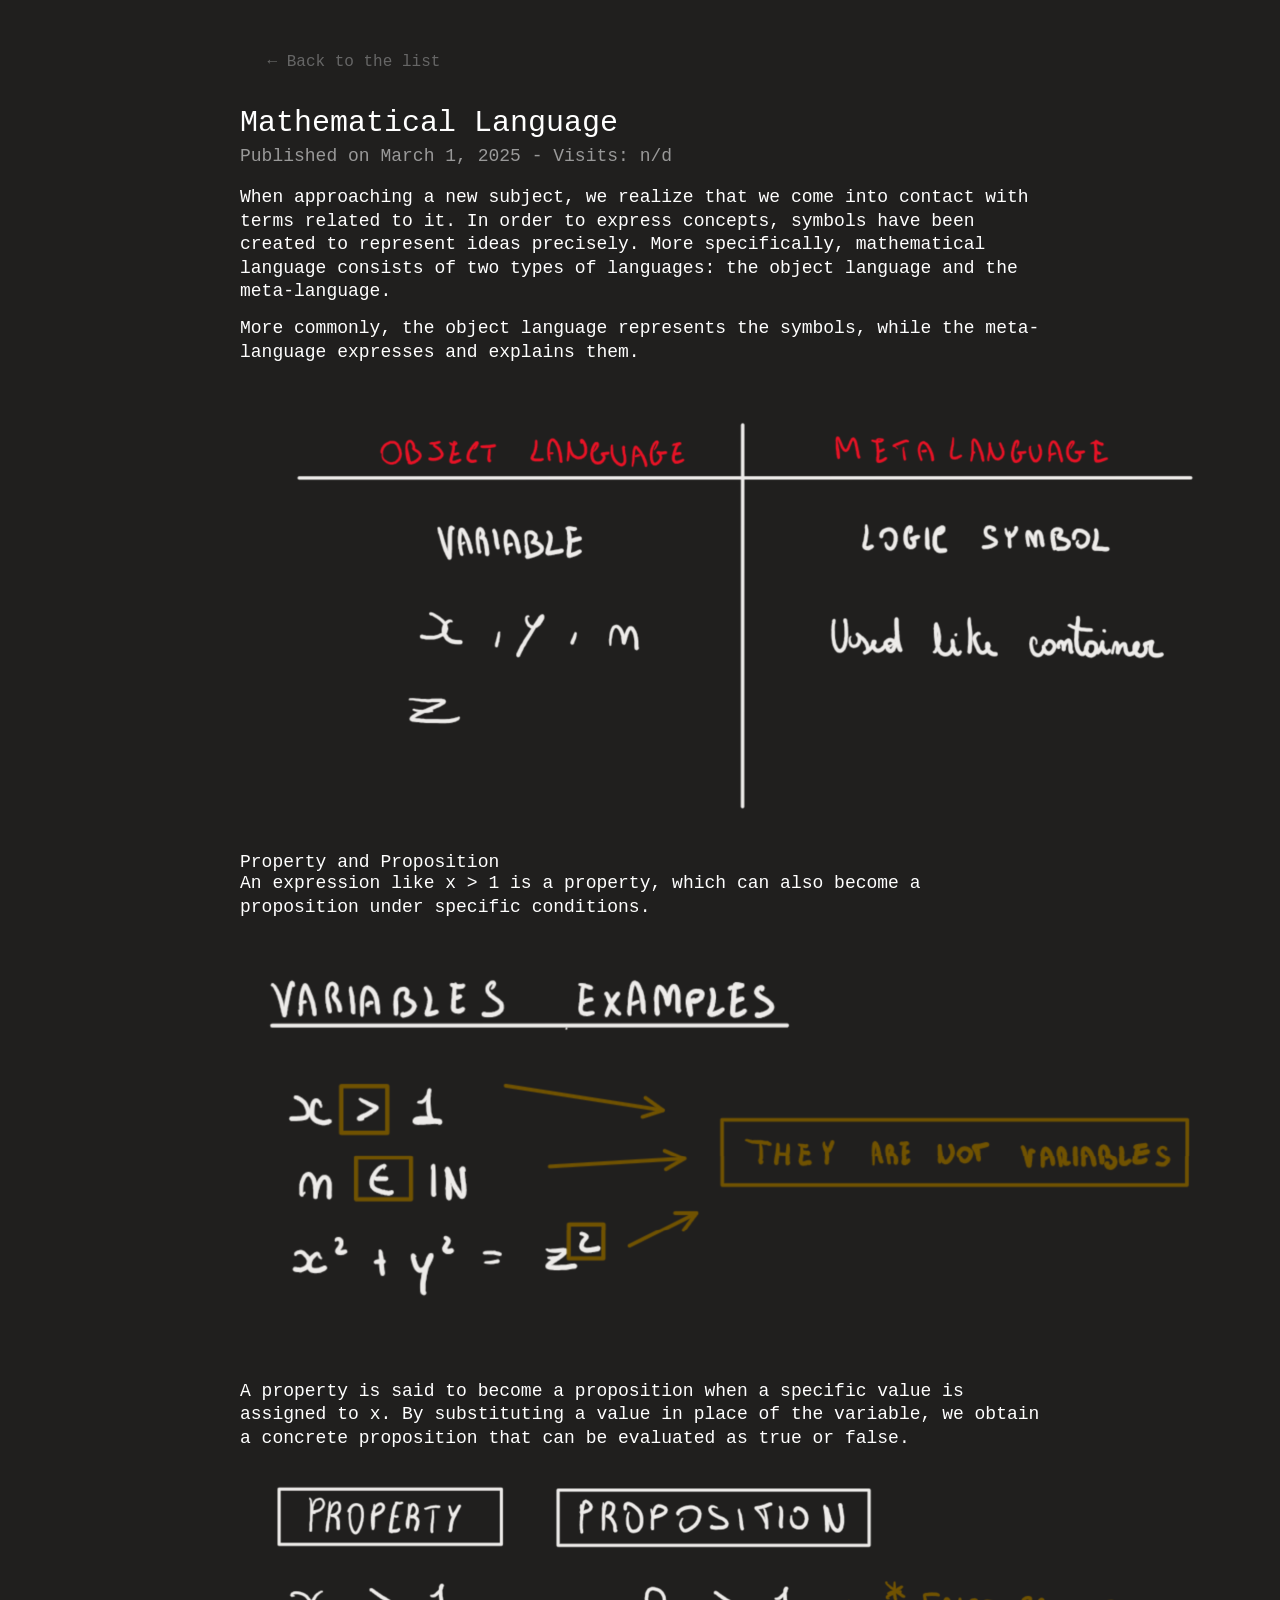
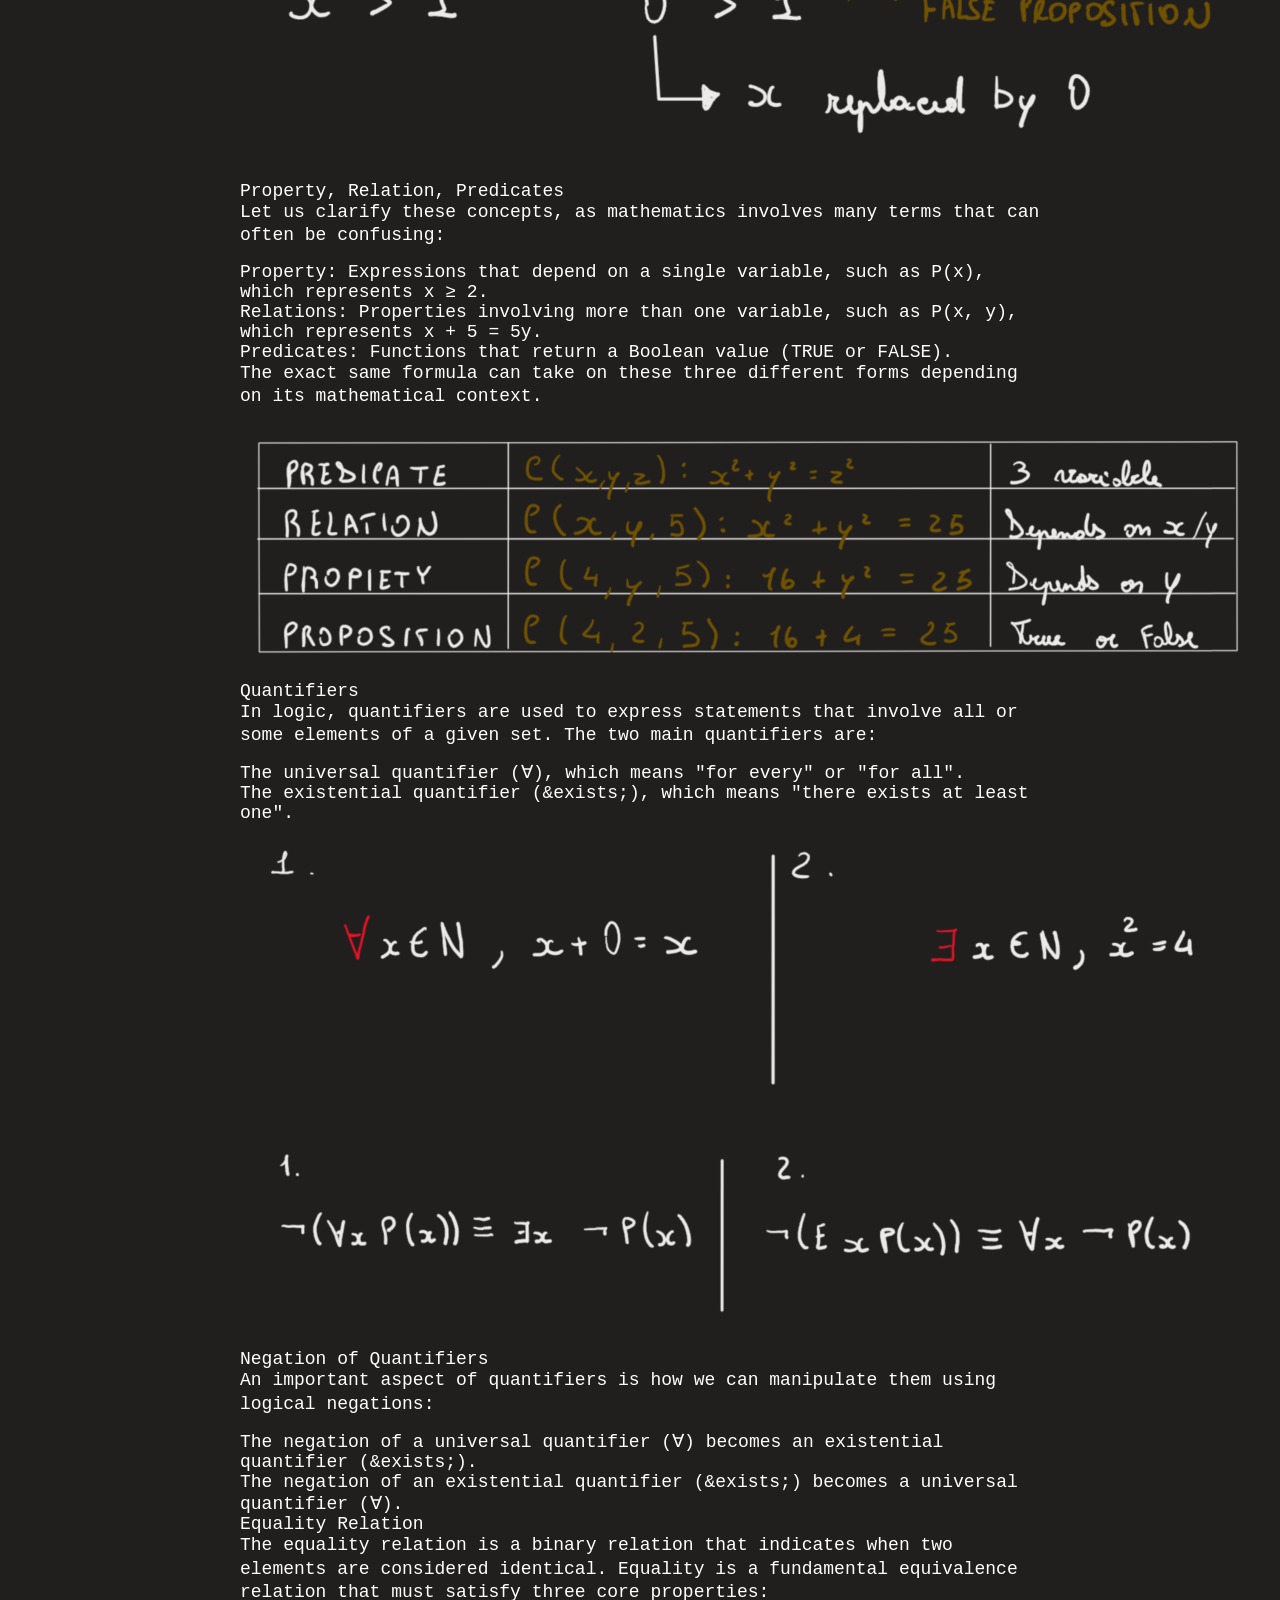
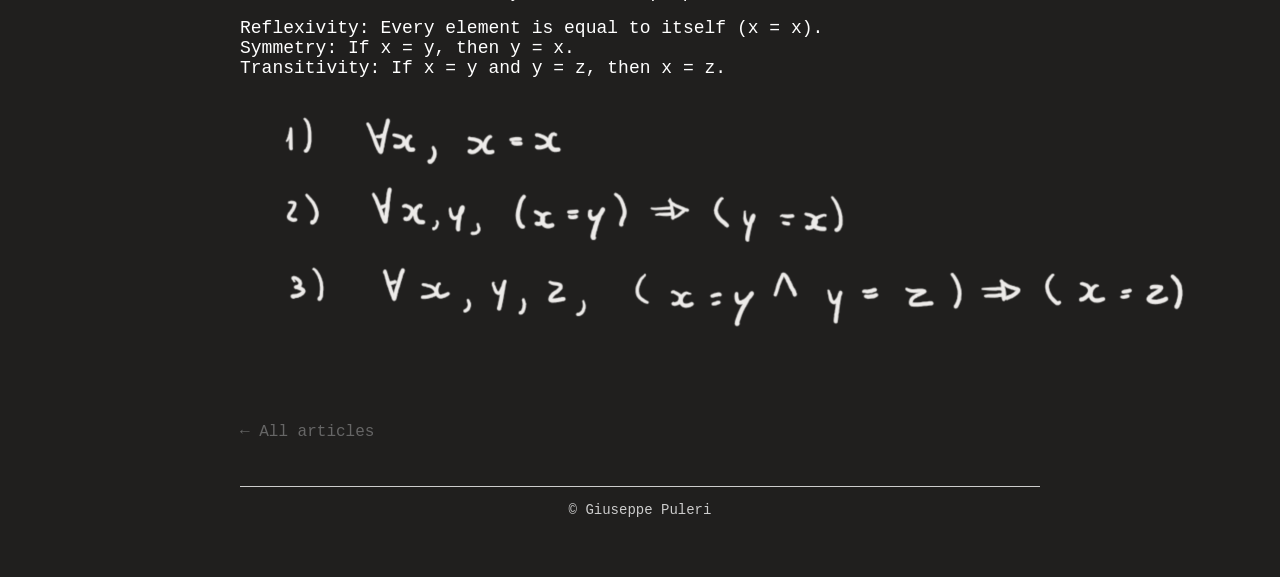
<file: 2026/Mathematical-Language.html>
<!DOCTYPE html>
<html lang="en">
<head>
  <meta charset="UTF-8">
  <meta name="viewport" content="width=device-width, initial-scale=1.0">
  <title>Mathematical Language</title>
  <link rel="stylesheet" href="../styles.css">
</head>
<!--
  data-page-id univoco per questo articolo, usato come chiave nel bin JSONBin.
-->
<body data-page-id="mathematical-language">

  <header>
    <nav><a href="../index.html">← Back to the list</a></nav>
  </header>

  <div id="content">
    <article>
      <h1 class="article-title">Mathematical Language</h1>
      <span class="meta">Published on March 1, 2025 - Visits: <span id="visit-count">...</span></span>

      <p>
        When approaching a new subject, we realize that we come into contact with terms related to it. In order to express concepts, symbols have been created to represent ideas precisely. More specifically, mathematical language consists of two types of languages: the <strong>object language</strong> and the <strong>meta-language</strong>.
      </p>
      <p>
        More commonly, the <em>object language</em> represents the symbols, while the <em>meta-language</em> expresses and explains them.
      </p>

      <img src="/img2026/giuseppe-puleri-Mathematical-Language1.png" alt="Object language vs Meta-language difference">

      <h2>Property and Proposition</h2>
      <p>
        An expression like <code>x &gt; 1</code> is a property, which can also become a proposition under specific conditions.
      </p>

      <img src="/img2026/giuseppe-puleri-Mathematical-Language2.png" alt="Property and Proposition concept">

      <p>
        A property is said to become a proposition when a specific value is assigned to <code>x</code>. By substituting a value in place of the variable, we obtain a concrete proposition that can be evaluated as true or false.
      </p>

      <img src="/img2026/giuseppe-puleri-Mathematical-Language3.png" alt="Assigning a value to x to form a proposition">

      <h2>Property, Relation, Predicates</h2>
      <p>
        Let us clarify these concepts, as mathematics involves many terms that can often be confusing:
      </p>
      <ul>
        <li><strong>Property:</strong> Expressions that depend on a single variable, such as <code>P(x)</code>, which represents <code>x &ge; 2</code>.</li>
        <li><strong>Relations:</strong> Properties involving more than one variable, such as <code>P(x, y)</code>, which represents <code>x + 5 = 5y</code>.</li>
        <li><strong>Predicates:</strong> Functions that return a Boolean value (<code>TRUE</code> or <code>FALSE</code>).</li>
      </ul>
      <p>
        The exact same formula can take on these three different forms depending on its mathematical context.
      </p>

      <img src="/img2026/giuseppe-puleri-Mathematical-Language4.png" alt="Difference between Property, Relation, and Predicates">

      <h2>Quantifiers</h2>
      <p>
        In logic, quantifiers are used to express statements that involve all or some elements of a given set. The two main quantifiers are:
      </p>
      <ul>
        <li>The <strong>universal quantifier</strong> (<code>&forall;</code>), which means <em>"for every"</em> or <em>"for all"</em>.</li>
        <li>The <strong>existential quantifier</strong> (<code>&exists;</code>), which means <em>"there exists at least one"</em>.</li>
      </ul>

      <img src="/img2026/giuseppe-puleri-Mathematical-Language5.png" alt="Universal Quantifier symbol and definition">
      <img src="/img2026/giuseppe-puleri-Mathematical-Language6.png" alt="Existential Quantifier symbol and definition">

      <h2>Negation of Quantifiers</h2>
      <p>
        An important aspect of quantifiers is how we can manipulate them using logical negations:
      </p>
      <ul>
        <li>The negation of a universal quantifier (<code>&forall;</code>) becomes an existential quantifier (<code>&exists;</code>).</li>
        <li>The negation of an existential quantifier (<code>&exists;</code>) becomes a universal quantifier (<code>&forall;</code>).</li>
      </ul>

      <h2>Equality Relation</h2>
      <p>
        The equality relation is a binary relation that indicates when two elements are considered identical. Equality is a fundamental equivalence relation that must satisfy three core properties:
      </p>
      <ul>
        <li><strong>Reflexivity:</strong> Every element is equal to itself (<code>x = x</code>).</li>
        <li><strong>Symmetry:</strong> If <code>x = y</code>, then <code>y = x</code>.</li>
        <li><strong>Transitivity:</strong> If <code>x = y</code> and <code>y = z</code>, then <code>x = z</code>.</li>
      </ul>

      <img src="/img2026/giuseppe-puleri-Mathematical-Language7.png" alt="Properties of Equality Relation: Reflexivity, Symmetry, Transitivity">

    </article>

    <a class="back-link" href="../index.html">← All articles</a>
  </div>

  <footer>
    &copy; Giuseppe Puleri
  </footer>

  <script src="../script.js"></script>
</body>
</html>
</file>
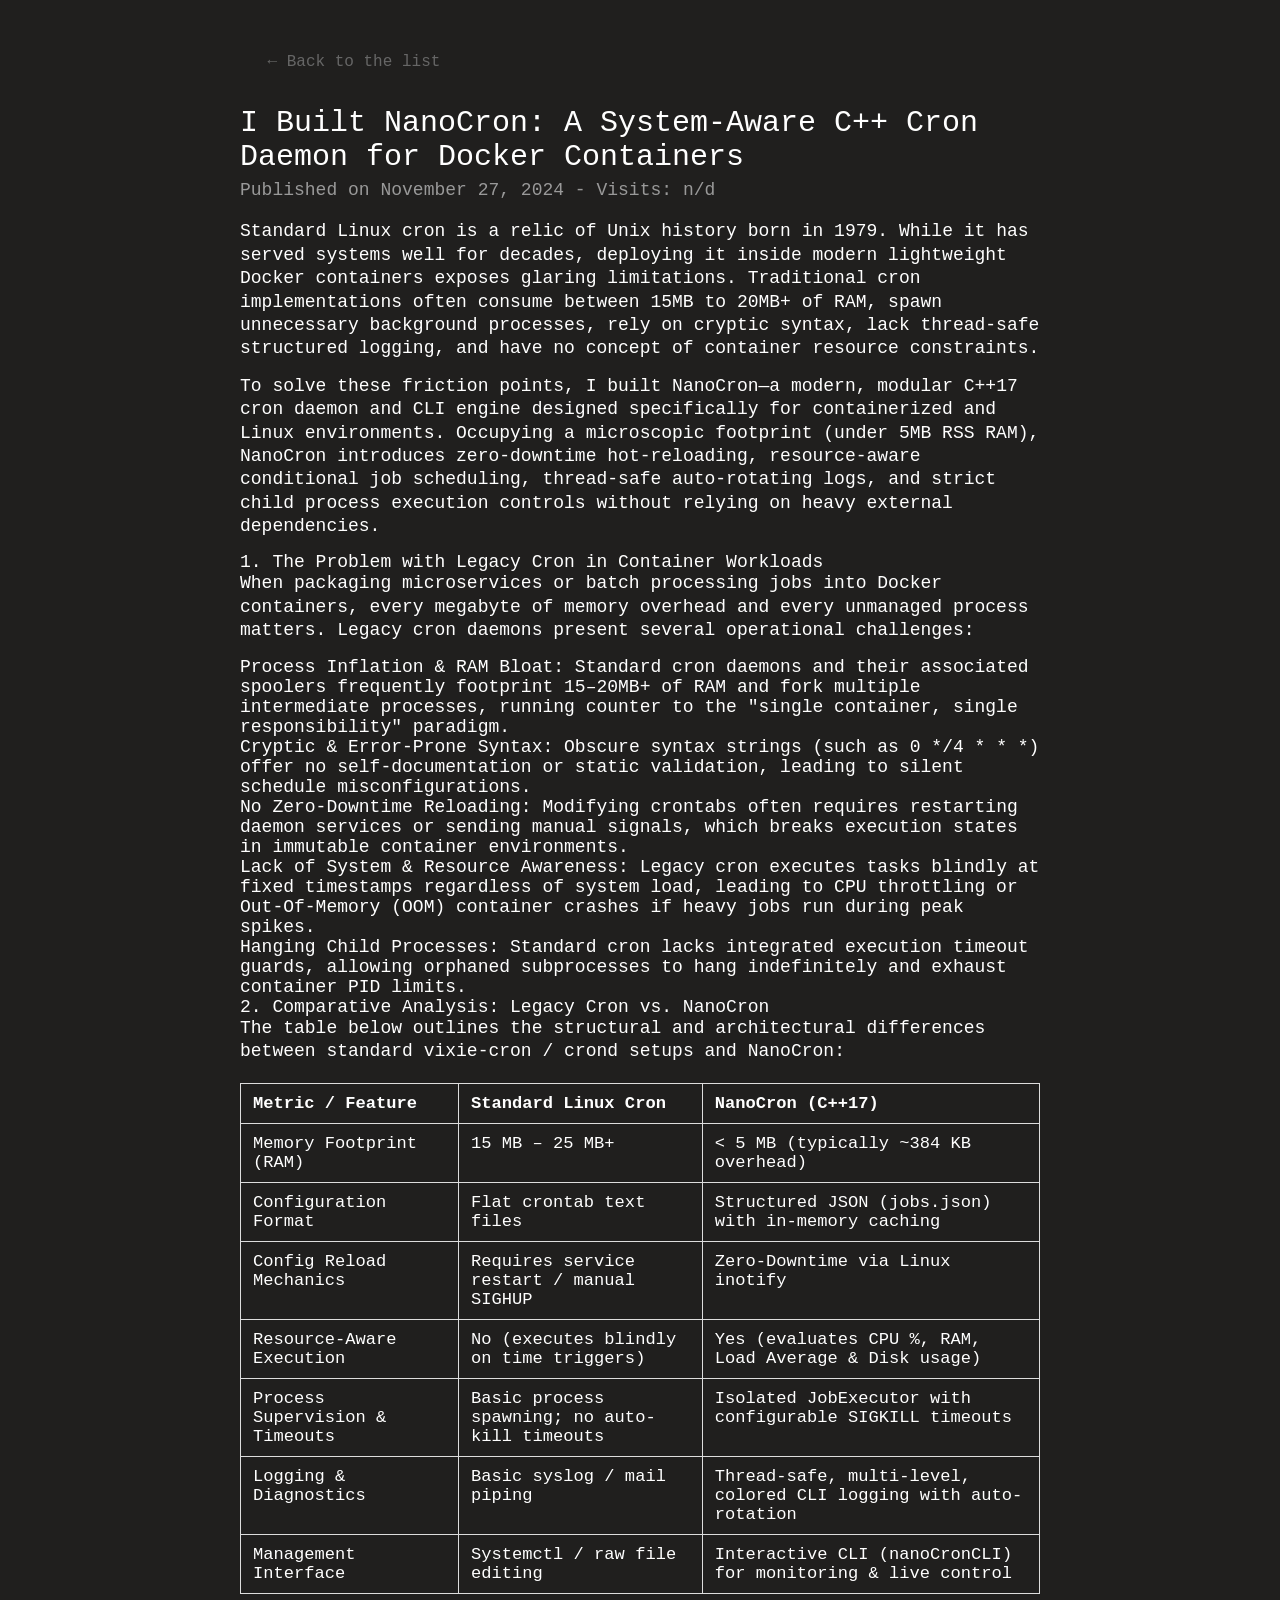
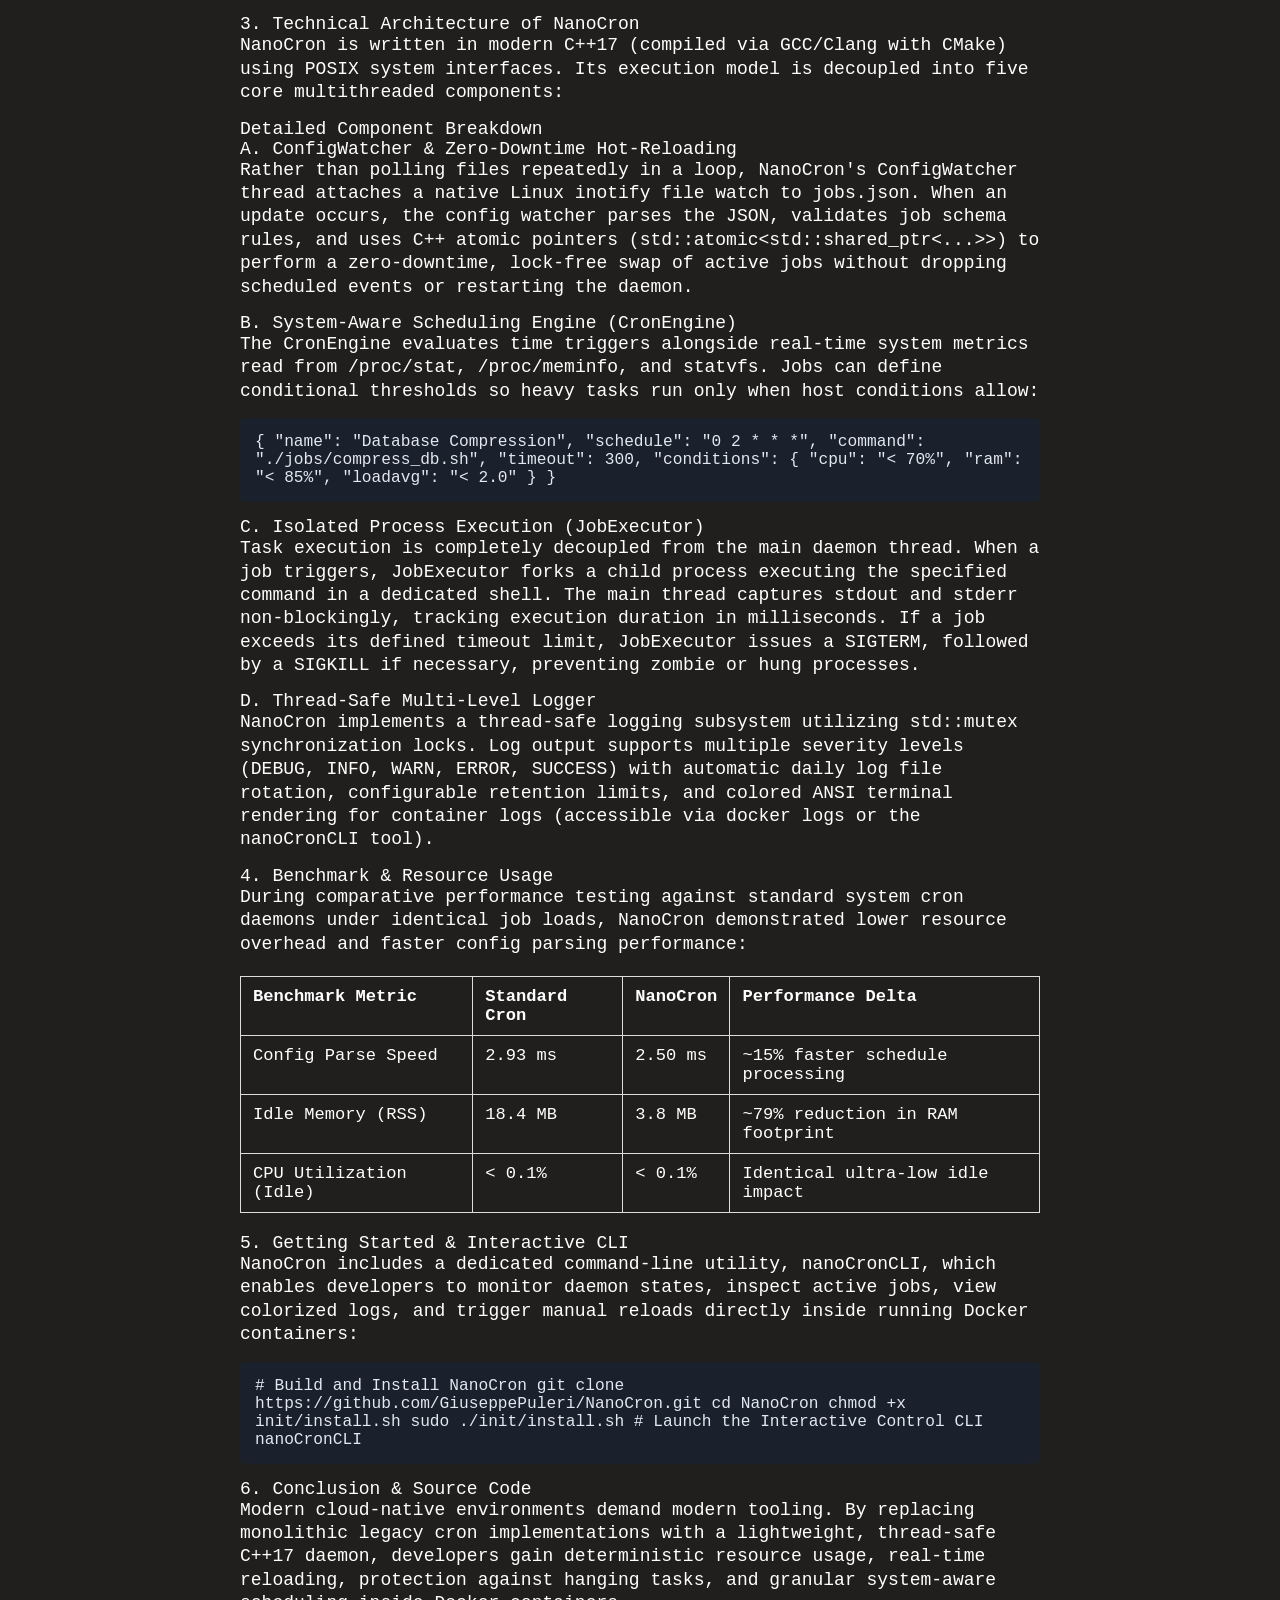
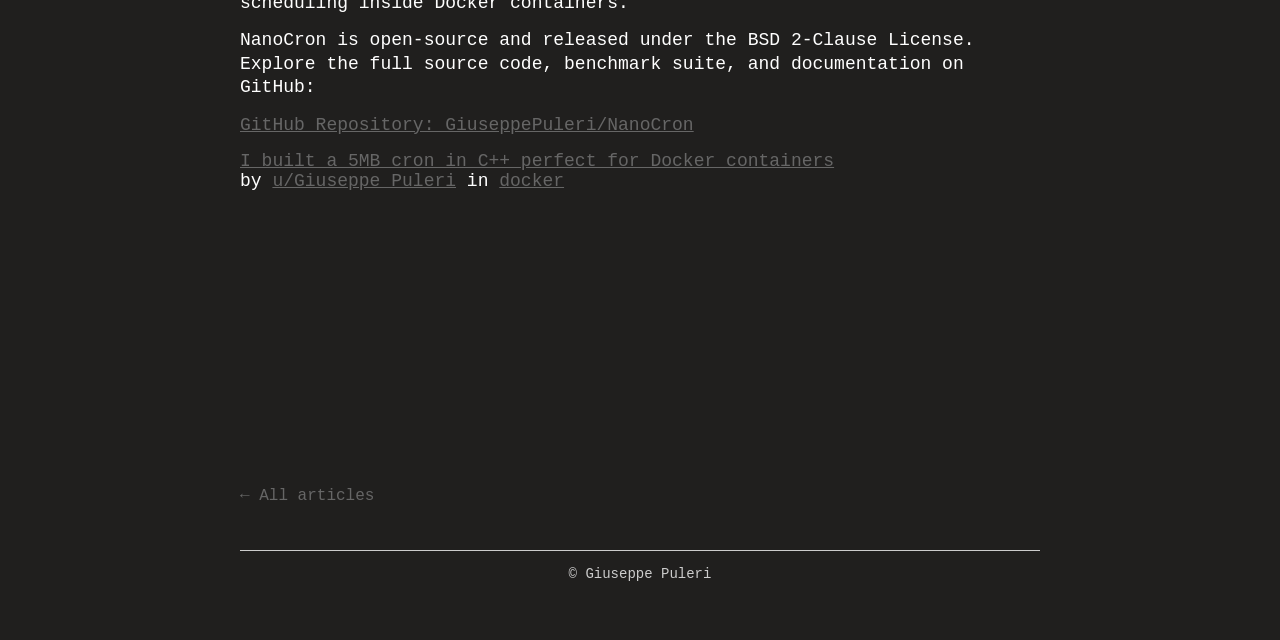
<file: 2026/nanocron-cpp-docker-daemon.html>
<!DOCTYPE html>
<html lang="en">
<head>
  <meta charset="UTF-8">
  <meta name="viewport" content="width=device-width, initial-scale=1.0">
  <title>I Built a Lightweight, System-Aware C++ Cron Daemon for Docker Containers - NanoCron</title>
  <link rel="stylesheet" href="../styles.css">
  <style>
    /* Custom styles for tables, architecture boxes, and benchmark displays */
    .article-table {
      width: 100%;
      border-collapse: collapse;
      margin: 20px 0;
      font-size: 0.95em;
    }
    .article-table th, .article-table td {
      border: 1px solid #ddd;
      padding: 10px 12px;
      text-align: left;
    }
    .article-table th {
      background-color: #ffffff00;
      font-weight: bold;
    }
    .architecture-diagram {
      border: 2px dashed #4a5568;
      background-color: #f8fafc;
      padding: 20px;
      border-radius: 8px;
      margin: 25px 0;
      font-family: monospace;
    }
    
    .code-block {
      background-color: #1a202c;
      color: #e2e8f0;
      padding: 15px;
      border-radius: 6px;
      font-family: 'Courier New', Courier, monospace;
      overflow-x: auto;
      margin: 15px 0;
      font-size: 0.9em;
    }
  </style>
</head>
<body data-page-id="nanocron-cpp-docker-daemon">

  <header>
    <nav><a href="../index.html">← Back to the list</a></nav>
  </header>

  <div id="content">
    <article>
      <h1 class="article-title">I Built NanoCron: A System-Aware C++ Cron Daemon for Docker Containers</h1>
      <span class="meta">Published on November 27, 2024 - Visits: <span id="visit-count">...</span></span>

      <p>
        Standard Linux <code>cron</code> is a relic of Unix history born in 1979. While it has served systems well for decades, deploying it inside modern lightweight Docker containers exposes glaring limitations. Traditional cron implementations often consume between 15MB to 20MB+ of RAM, spawn unnecessary background processes, rely on cryptic syntax, lack thread-safe structured logging, and have no concept of container resource constraints.
      </p>
      <p>
        To solve these friction points, I built <strong>NanoCron</strong>—a modern, modular C++17 cron daemon and CLI engine designed specifically for containerized and Linux environments. Occupying a microscopic footprint (under 5MB RSS RAM), NanoCron introduces <strong>zero-downtime hot-reloading</strong>, <strong>resource-aware conditional job scheduling</strong>, <strong>thread-safe auto-rotating logs</strong>, and strict child process execution controls without relying on heavy external dependencies.
      </p>

      <h2>1. The Problem with Legacy Cron in Container Workloads</h2>
      <p>
        When packaging microservices or batch processing jobs into Docker containers, every megabyte of memory overhead and every unmanaged process matters. Legacy cron daemons present several operational challenges:
      </p>
      <ul>
        <li><strong>Process Inflation & RAM Bloat:</strong> Standard cron daemons and their associated spoolers frequently footprint 15–20MB+ of RAM and fork multiple intermediate processes, running counter to the "single container, single responsibility" paradigm.</li>
        <li><strong>Cryptic & Error-Prone Syntax:</strong> Obscure syntax strings (such as <code>0 */4 * * *</code>) offer no self-documentation or static validation, leading to silent schedule misconfigurations.</li>
        <li><strong>No Zero-Downtime Reloading:</strong> Modifying crontabs often requires restarting daemon services or sending manual signals, which breaks execution states in immutable container environments.</li>
        <li><strong>Lack of System & Resource Awareness:</strong> Legacy cron executes tasks blindly at fixed timestamps regardless of system load, leading to CPU throttling or Out-Of-Memory (OOM) container crashes if heavy jobs run during peak spikes.</li>
        <li><strong>Hanging Child Processes:</strong> Standard cron lacks integrated execution timeout guards, allowing orphaned subprocesses to hang indefinitely and exhaust container PID limits.</li>
      </ul>

      <h2>2. Comparative Analysis: Legacy Cron vs. NanoCron</h2>
      <p>
        The table below outlines the structural and architectural differences between standard <code>vixie-cron</code> / <code>crond</code> setups and NanoCron:
      </p>

      <table class="article-table">
        <thead>
          <tr>
            <th>Metric / Feature</th>
            <th>Standard Linux Cron</th>
            <th>NanoCron (C++17)</th>
          </tr>
        </thead>
        <tbody>
          <tr>
            <td><strong>Memory Footprint (RAM)</strong></td>
            <td>15 MB – 25 MB+</td>
            <td><strong>&lt; 5 MB (typically ~384 KB overhead)</strong></td>
          </tr>
          <tr>
            <td><strong>Configuration Format</strong></td>
            <td>Flat crontab text files</td>
            <td>Structured JSON (<code>jobs.json</code>) with in-memory caching</td>
          </tr>
          <tr>
            <td><strong>Config Reload Mechanics</strong></td>
            <td>Requires service restart / manual SIGHUP</td>
            <td><strong>Zero-Downtime via Linux <code>inotify</code></strong></td>
          </tr>
          <tr>
            <td><strong>Resource-Aware Execution</strong></td>
            <td>No (executes blindly on time triggers)</td>
            <td><strong>Yes (evaluates CPU %, RAM, Load Average & Disk usage)</strong></td>
          </tr>
          <tr>
            <td><strong>Process Supervision & Timeouts</strong></td>
            <td>Basic process spawning; no auto-kill timeouts</td>
            <td>Isolated <code>JobExecutor</code> with configurable SIGKILL timeouts</td>
          </tr>
          <tr>
            <td><strong>Logging & Diagnostics</strong></td>
            <td>Basic syslog / mail piping</td>
            <td>Thread-safe, multi-level, colored CLI logging with auto-rotation</td>
          </tr>
          <tr>
            <td><strong>Management Interface</strong></td>
            <td>Systemctl / raw file editing</td>
            <td>Interactive CLI (<code>nanoCronCLI</code>) for monitoring & live control</td>
          </tr>
        </tbody>
      </table>

      <h2>3. Technical Architecture of NanoCron</h2>
      <p>
        NanoCron is written in modern C++17 (compiled via GCC/Clang with CMake) using POSIX system interfaces. Its execution model is decoupled into five core multithreaded components:
      </p>

      <h3>Detailed Component Breakdown</h3>

      <h4>A. ConfigWatcher & Zero-Downtime Hot-Reloading</h4>
      <p>
        Rather than polling files repeatedly in a loop, NanoCron's <code>ConfigWatcher</code> thread attaches a native Linux <code>inotify</code> file watch to <code>jobs.json</code>. When an update occurs, the config watcher parses the JSON, validates job schema rules, and uses C++ atomic pointers (<code>std::atomic&lt;std::shared_ptr&lt;...&gt;&gt;</code>) to perform a zero-downtime, lock-free swap of active jobs without dropping scheduled events or restarting the daemon.
      </p>

      <h4>B. System-Aware Scheduling Engine (CronEngine)</h4>
      <p>
        The <code>CronEngine</code> evaluates time triggers alongside real-time system metrics read from <code>/proc/stat</code>, <code>/proc/meminfo</code>, and <code>statvfs</code>. Jobs can define conditional thresholds so heavy tasks run only when host conditions allow:
      </p>

      <div class="code-block">
{
  "name": "Database Compression",
  "schedule": "0 2 * * *",
  "command": "./jobs/compress_db.sh",
  "timeout": 300,
  "conditions": {
    "cpu": "< 70%",
    "ram": "< 85%",
    "loadavg": "< 2.0"
  }
}
      </div>

      <h4>C. Isolated Process Execution (JobExecutor)</h4>
      <p>
        Task execution is completely decoupled from the main daemon thread. When a job triggers, <code>JobExecutor</code> forks a child process executing the specified command in a dedicated shell. The main thread captures <code>stdout</code> and <code>stderr</code> non-blockingly, tracking execution duration in milliseconds. If a job exceeds its defined <code>timeout</code> limit, <code>JobExecutor</code> issues a <code>SIGTERM</code>, followed by a <code>SIGKILL</code> if necessary, preventing zombie or hung processes.
      </p>

      <h4>D. Thread-Safe Multi-Level Logger</h4>
      <p>
        NanoCron implements a thread-safe logging subsystem utilizing <code>std::mutex</code> synchronization locks. Log output supports multiple severity levels (<code>DEBUG</code>, <code>INFO</code>, <code>WARN</code>, <code>ERROR</code>, <code>SUCCESS</code>) with automatic daily log file rotation, configurable retention limits, and colored ANSI terminal rendering for container logs (accessible via <code>docker logs</code> or the <code>nanoCronCLI</code> tool).
      </p>

      <h2>4. Benchmark & Resource Usage</h2>
      <p>
        During comparative performance testing against standard system cron daemons under identical job loads, NanoCron demonstrated lower resource overhead and faster config parsing performance:
      </p>

      <table class="article-table">
        <thead>
          <tr>
            <th>Benchmark Metric</th>
            <th>Standard Cron</th>
            <th>NanoCron</th>
            <th>Performance Delta</th>
          </tr>
        </thead>
        <tbody>
          <tr>
            <td><strong>Config Parse Speed</strong></td>
            <td>2.93 ms</td>
            <td><strong>2.50 ms</strong></td>
            <td>~15% faster schedule processing</td>
          </tr>
          <tr>
            <td><strong>Idle Memory (RSS)</strong></td>
            <td>18.4 MB</td>
            <td><strong>3.8 MB</strong></td>
            <td><strong>~79% reduction in RAM footprint</strong></td>
          </tr>
          <tr>
            <td><strong>CPU Utilization (Idle)</strong></td>
            <td>&lt; 0.1%</td>
            <td>&lt; 0.1%</td>
            <td>Identical ultra-low idle impact</td>
          </tr>
        </tbody>
      </table>

      <h2>5. Getting Started & Interactive CLI</h2>
      <p>
        NanoCron includes a dedicated command-line utility, <code>nanoCronCLI</code>, which enables developers to monitor daemon states, inspect active jobs, view colorized logs, and trigger manual reloads directly inside running Docker containers:
      </p>

      <div class="code-block">
# Build and Install NanoCron
git clone https://github.com/GiuseppePuleri/NanoCron.git
cd NanoCron
chmod +x init/install.sh
sudo ./init/install.sh

# Launch the Interactive Control CLI
nanoCronCLI
      </div>

      <h2>6. Conclusion & Source Code</h2>
      <p>
        Modern cloud-native environments demand modern tooling. By replacing monolithic legacy cron implementations with a lightweight, thread-safe C++17 daemon, developers gain deterministic resource usage, real-time reloading, protection against hanging tasks, and granular system-aware scheduling inside Docker containers.
      </p>
      <p>
        NanoCron is open-source and released under the BSD 2-Clause License. Explore the full source code, benchmark suite, and documentation on GitHub:
      </p>
      <p>
        <a href="https://github.com/GiuseppePuleri/NanoCron" target="_blank" rel="noopener">GitHub Repository: GiuseppePuleri/NanoCron</a>
      </p>
      <blockquote class="reddit-embed-bq" style="height:316px" data-embed-height="316">
      <a href="https://www.reddit.com/r/docker/comments/1lptpyx/i_built_a_5mb_cron_in_c_perfect_for_docker/">I built a 5MB cron in C++ perfect for Docker containers</a><br> by
      <a href="https://www.reddit.com/user/Giuseppe_Puleri/">u/Giuseppe_Puleri</a> in
      <a href="https://www.reddit.com/r/docker/">docker</a>
      </blockquote><script async="" src="https://embed.reddit.com/widgets.js" charset="UTF-8"></script>

    </article>

    <a class="back-link" href="../index.html">← All articles</a>
  </div>

  <footer>
    &copy; Giuseppe Puleri
  </footer>

  <script src="../script.js"></script>
</body>
</html>
</file>
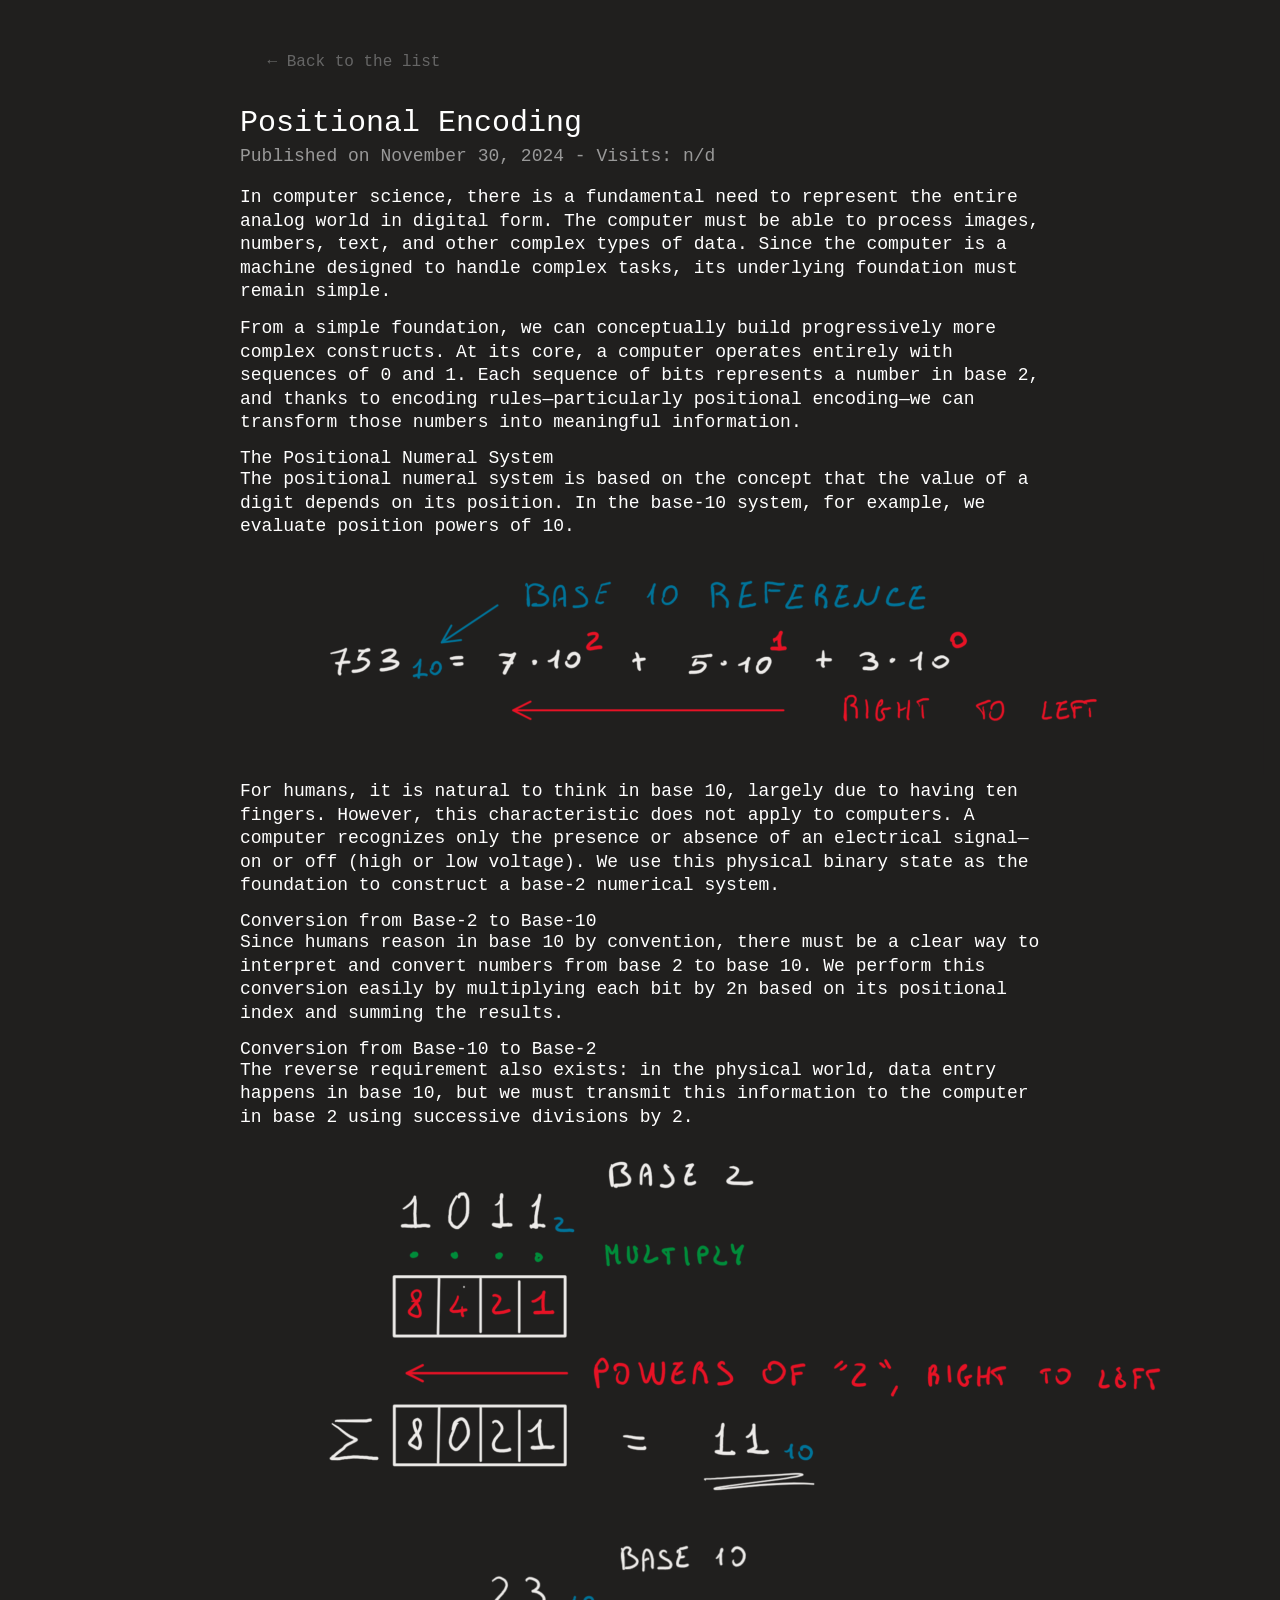
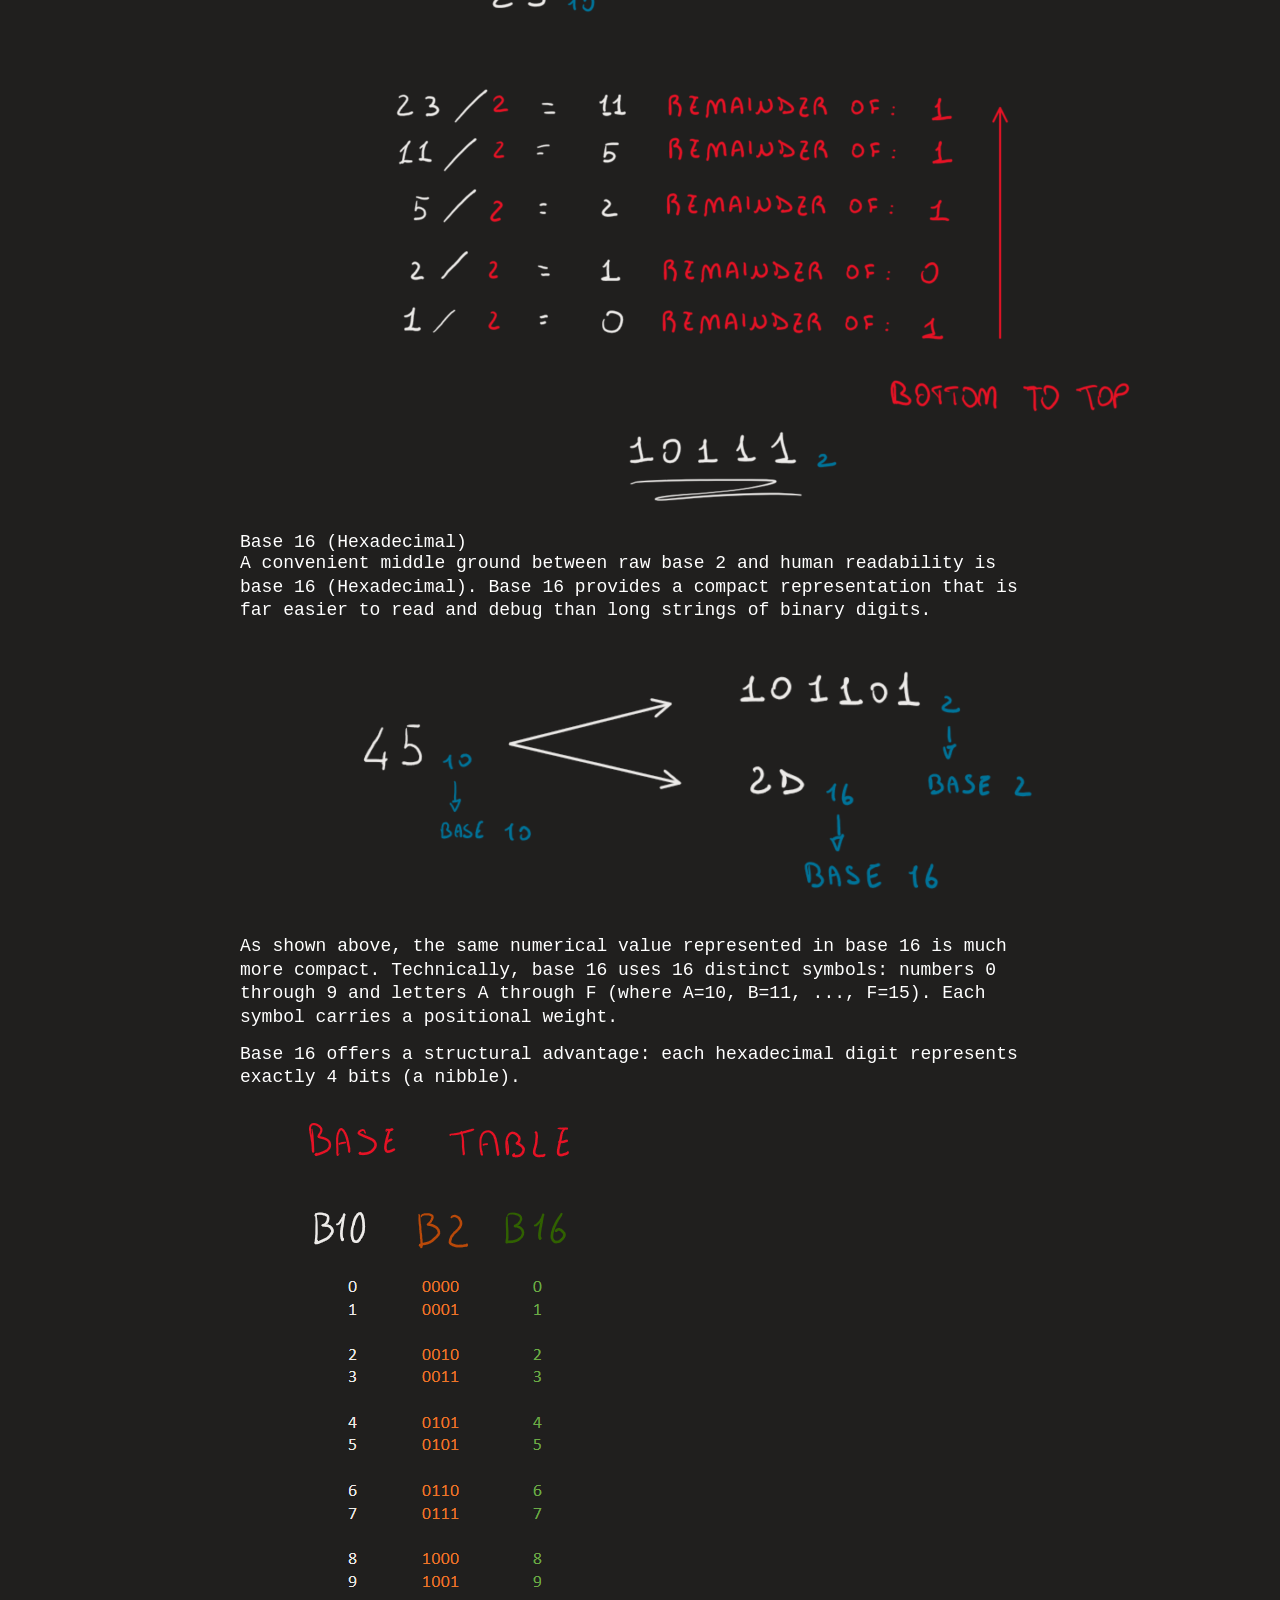
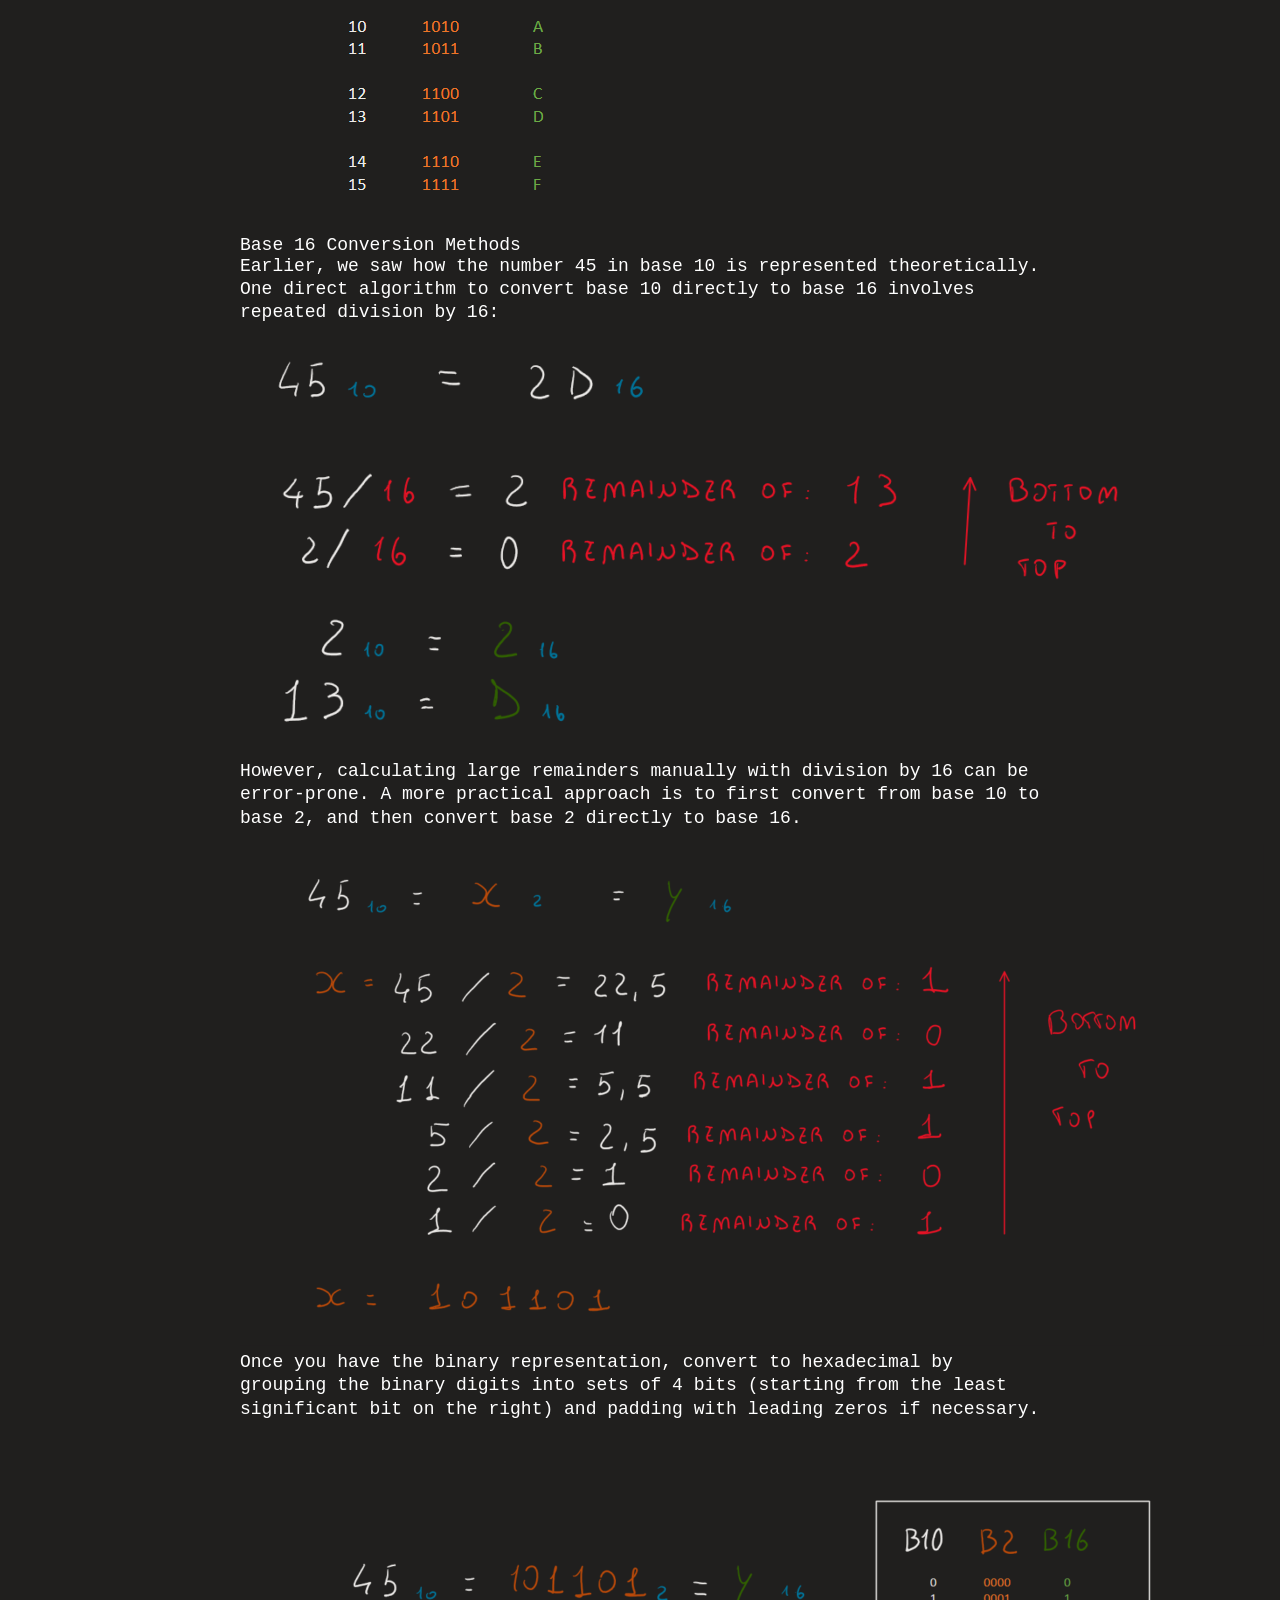
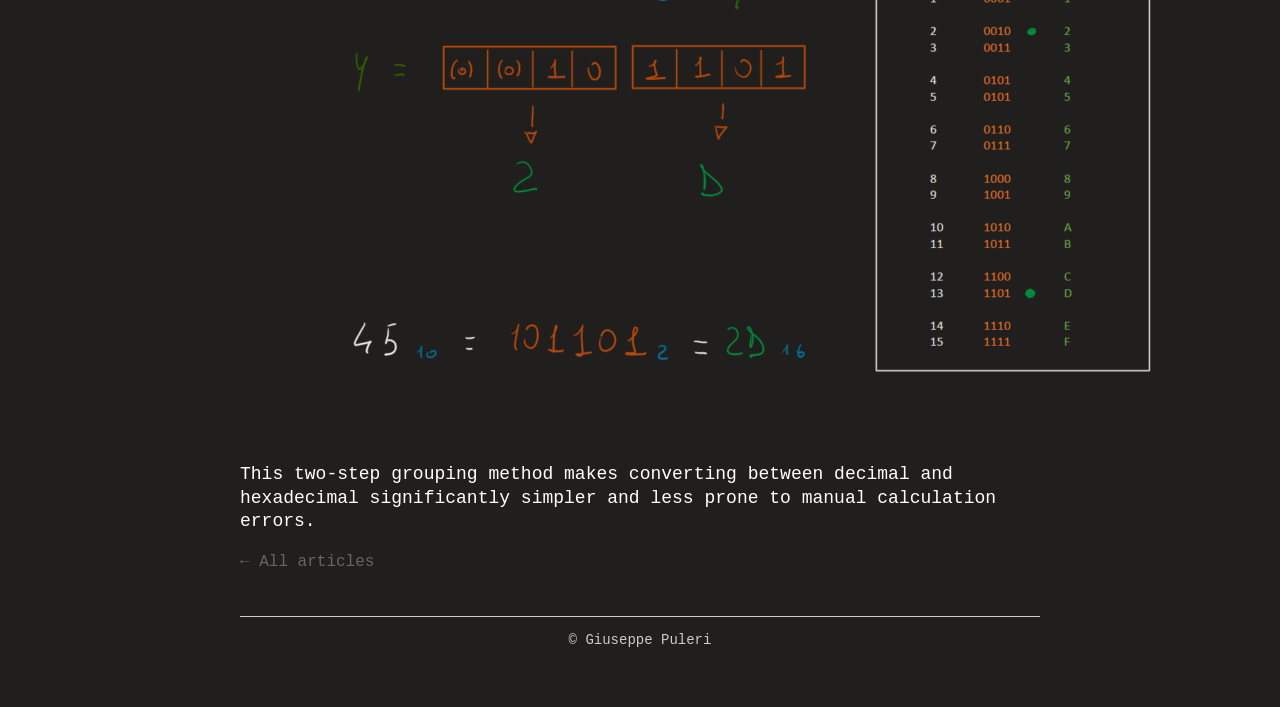
<file: 2026/Positional-Encoding.html>
<!DOCTYPE html>
<html lang="en">
<head>
  <meta charset="UTF-8">
  <meta name="viewport" content="width=device-width, initial-scale=1.0">
  <title>Positional Encoding</title>
  <link rel="stylesheet" href="../styles.css">
</head>
<!--
  data-page-id univoco per questo articolo, usato come chiave nel bin JSONBin.
-->
<body data-page-id="positional-encoding">

  <header>
    <nav><a href="../index.html">← Back to the list</a></nav>
  </header>

  <div id="content">
    <article>
      <h1 class="article-title">Positional Encoding</h1>
      <span class="meta">Published on November 30, 2024 - Visits: <span id="visit-count">...</span></span>

      <p>
        In computer science, there is a fundamental need to represent the entire analog world in digital form. The computer must be able to process images, numbers, text, and other complex types of data. Since the computer is a machine designed to handle complex tasks, its underlying foundation must remain simple.
      </p>
      <p>
        From a simple foundation, we can conceptually build progressively more complex constructs. At its core, a computer operates entirely with sequences of <code>0</code> and <code>1</code>. Each sequence of bits represents a number in base 2, and thanks to encoding rules—particularly positional encoding—we can transform those numbers into meaningful information.
      </p>

      <h2>The Positional Numeral System</h2>
      <p>
        The positional numeral system is based on the concept that the value of a digit depends on its position. In the base-10 system, for example, we evaluate position powers of 10.
      </p>

      <img src="/img2026/giuseppe-puleri-Positional-Econding1.png" alt="Base 10 positional numeral system philosophy">

      <p>
        For humans, it is natural to think in base 10, largely due to having ten fingers. However, this characteristic does not apply to computers. A computer recognizes only the presence or absence of an electrical signal—<code>on</code> or <code>off</code> (high or low voltage). We use this physical binary state as the foundation to construct a base-2 numerical system.
      </p>

      <h2>Conversion from Base-2 to Base-10</h2>
      <p>
        Since humans reason in base 10 by convention, there must be a clear way to interpret and convert numbers from base 2 to base 10. We perform this conversion easily by multiplying each bit by <code>2<sup>n</sup></code> based on its positional index and summing the results.
      </p>

      <h2>Conversion from Base-10 to Base-2</h2>
      <p>
        The reverse requirement also exists: in the physical world, data entry happens in base 10, but we must transmit this information to the computer in base 2 using successive divisions by 2.
      </p>

      <img src="/img2026/giuseppe-puleri-Positional-Econding2.png" alt="Representation of information from base-2 to base-10">
      <img src="/img2026/giuseppe-puleri-Positional-Econding3.png" alt="Conversion procedure from base-10 to base-2">

      <h2>Base 16 (Hexadecimal)</h2>
      <p>
        A convenient middle ground between raw base 2 and human readability is base 16 (Hexadecimal). Base 16 provides a compact representation that is far easier to read and debug than long strings of binary digits.
      </p>

      <img src="/img2026/giuseppe-puleri-Positional-Econding4.png" alt="Representation of information in base 2, base 10, and base 16">

      <p>
        As shown above, the same numerical value represented in base 16 is much more compact. Technically, base 16 uses 16 distinct symbols: numbers <code>0</code> through <code>9</code> and letters <code>A</code> through <code>F</code> (where <code>A=10</code>, <code>B=11</code>, ..., <code>F=15</code>). Each symbol carries a positional weight.
      </p>
      <p>
        Base 16 offers a structural advantage: <strong>each hexadecimal digit represents exactly 4 bits (a nibble)</strong>.
      </p>

      <img src="/img2026/giuseppe-puleri-Positional-Econding5.png" alt="Hexadecimal digit mapping to 4 binary bits">

      <h2>Base 16 Conversion Methods</h2>
      <p>
        Earlier, we saw how the number <code>45</code> in base 10 is represented theoretically. One direct algorithm to convert base 10 directly to base 16 involves repeated division by 16:
      </p>

      <img src="/img2026/giuseppe-puleri-Positional-Econding6.png" alt="Direct base-10 to base-16 single algorithm conversion">

      <p>
        However, calculating large remainders manually with division by 16 can be error-prone. A more practical approach is to first convert from base 10 to base 2, and then convert base 2 directly to base 16.
      </p>

      <img src="/img2026/giuseppe-puleri-Positional-Econding7.png" alt="First step: Converting base-10 to base-2">

      <p>
        Once you have the binary representation, convert to hexadecimal by grouping the binary digits into sets of 4 bits (starting from the least significant bit on the right) and padding with leading zeros if necessary.
      </p>

      <img src="/img2026/giuseppe-puleri-Positional-Econding8.png" alt="Grouping binary bits into 4-bit sets for simple hexadecimal conversion">

      <p>
        This two-step grouping method makes converting between decimal and hexadecimal significantly simpler and less prone to manual calculation errors.
      </p>

    </article>

    <a class="back-link" href="../index.html">← All articles</a>
  </div>

  <footer>
    &copy; Giuseppe Puleri
  </footer>

  <script src="../script.js"></script>
</body>
</html>
</file>
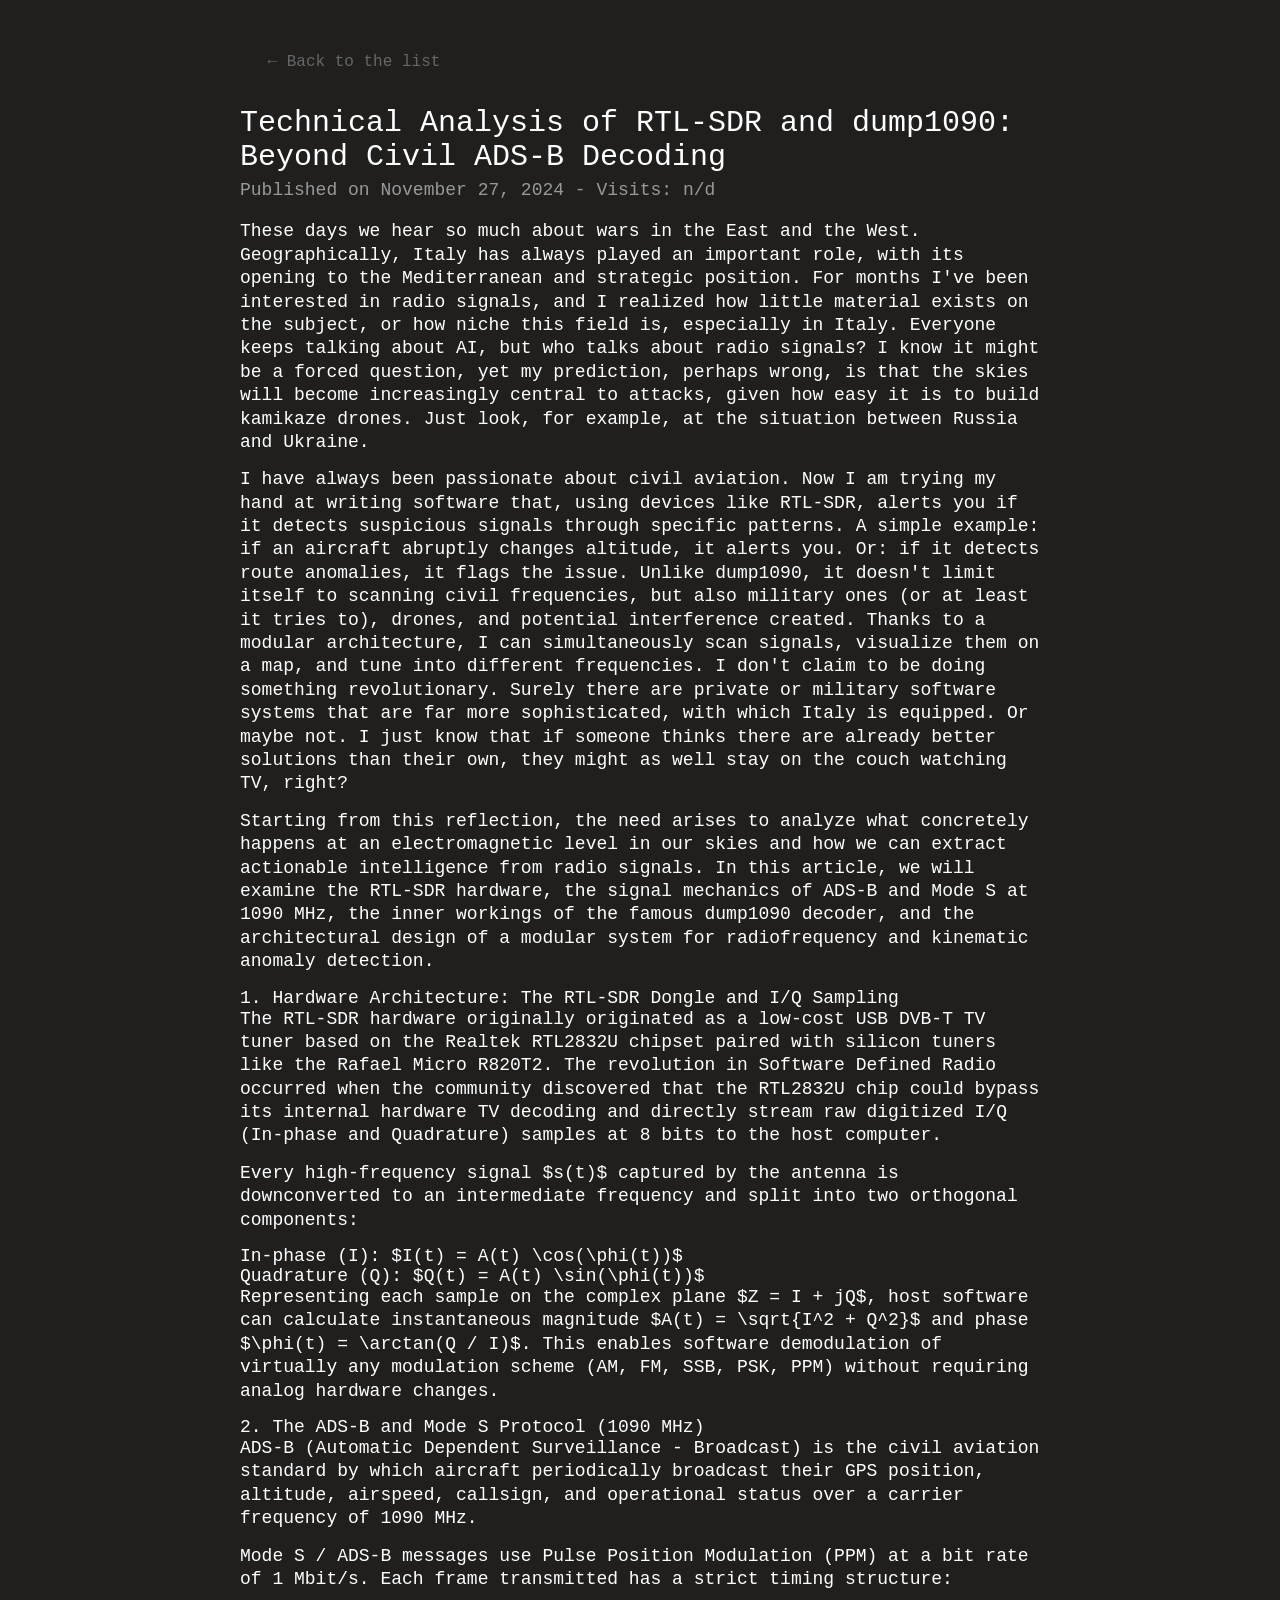
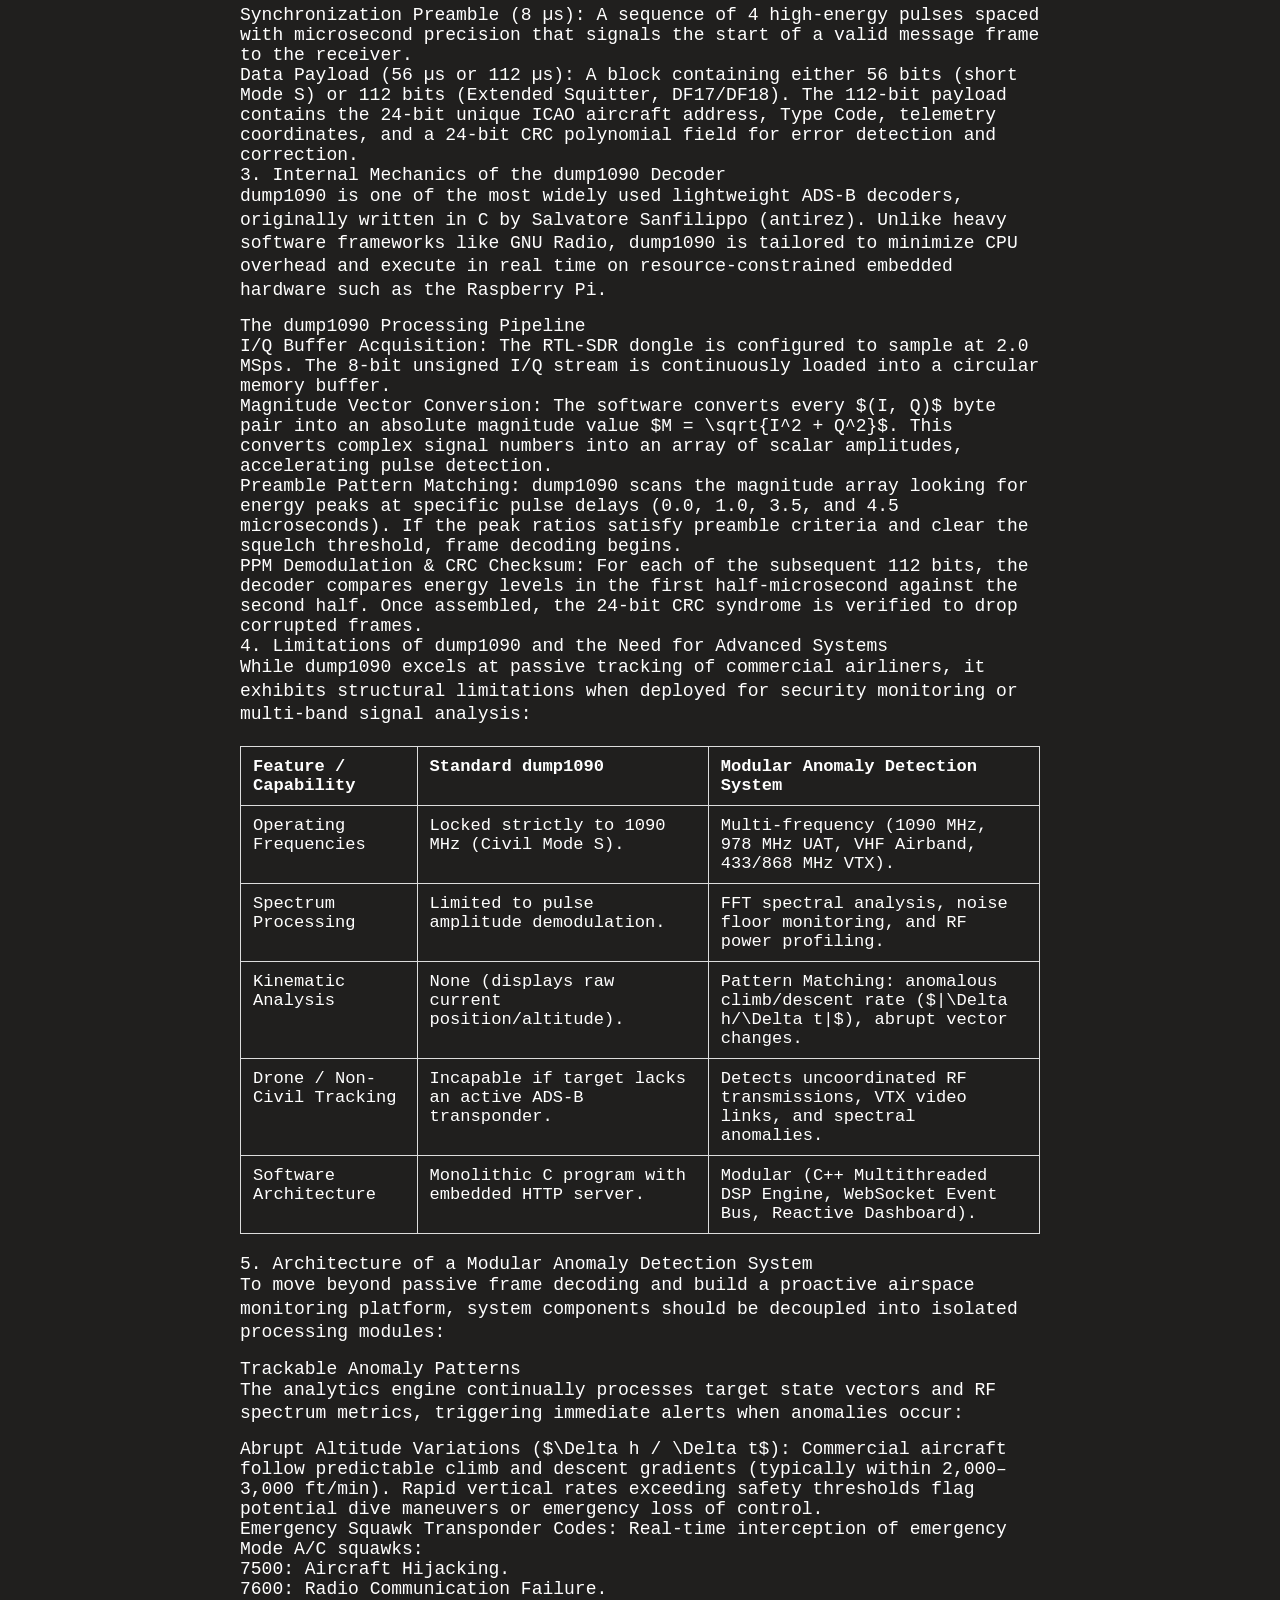
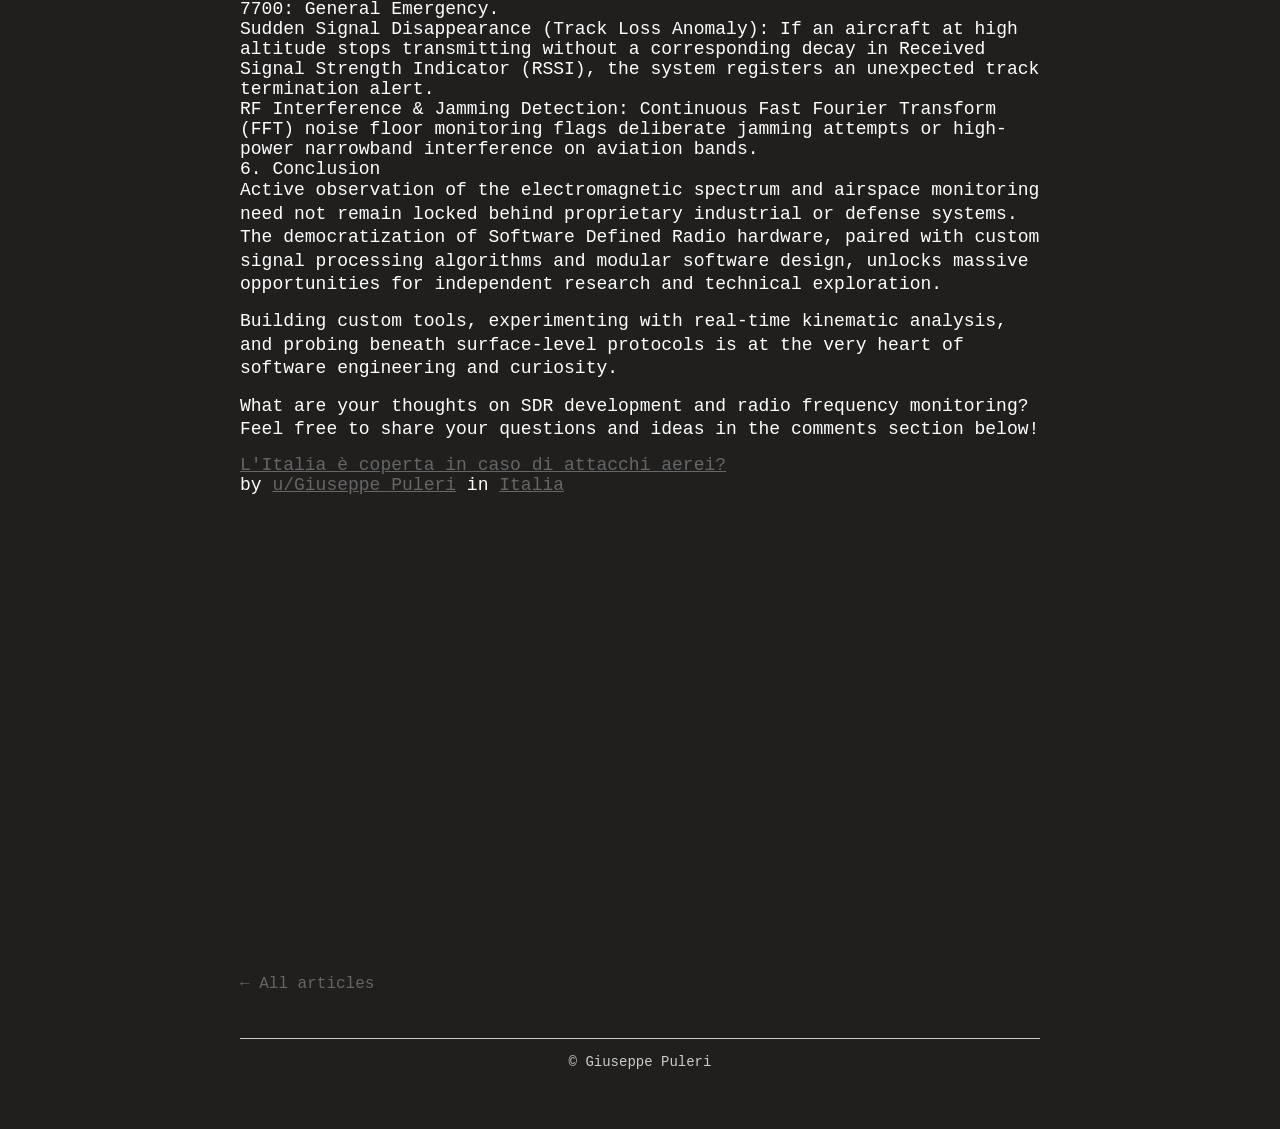
<file: 2026/RTL-SDR-and-dump1090.html>
<!DOCTYPE html>
<html lang="en">
<head>
  <meta charset="UTF-8">
  <meta name="viewport" content="width=device-width, initial-scale=1.0">
  <title>Technical Analysis of RTL-SDR and dump1090: Beyond Civil ADS-B Decoding</title>
  <link rel="stylesheet" href="../styles.css">
    <style>
    /* Custom styles for tables, architecture boxes, and benchmark displays */
    .article-table {
      width: 100%;
      border-collapse: collapse;
      margin: 20px 0;
      font-size: 0.95em;
    }
    .article-table th, .article-table td {
      border: 1px solid #ddd;
      padding: 10px 12px;
      text-align: left;
    }
    .article-table th {
      background-color: #ffffff00;
      font-weight: bold;
    }
    </style>
</head>
<body data-page-id="rtl-sdr-dump1090-anomaly-detection">

  <header>
    <nav><a href="../index.html">← Back to the list</a></nav>
  </header>

  <div id="content">
    <article>
      <h1 class="article-title">Technical Analysis of RTL-SDR and dump1090: Beyond Civil ADS-B Decoding</h1>
      <span class="meta">Published on November 27, 2024 - Visits: <span id="visit-count">...</span></span>

      <div class="incipit-quote">
        <p>
          These days we hear so much about wars in the East and the West. Geographically, Italy has always played an important role, with its opening to the Mediterranean and strategic position. For months I've been interested in radio signals, and I realized how little material exists on the subject, or how niche this field is, especially in Italy. Everyone keeps talking about AI, but who talks about radio signals? I know it might be a forced question, yet my prediction, perhaps wrong, is that the skies will become increasingly central to attacks, given how easy it is to build kamikaze drones. Just look, for example, at the situation between Russia and Ukraine.
        </p>
        <p>
          I have always been passionate about civil aviation. Now I am trying my hand at writing software that, using devices like RTL-SDR, alerts you if it detects suspicious signals through specific patterns. A simple example: if an aircraft abruptly changes altitude, it alerts you. Or: if it detects route anomalies, it flags the issue. Unlike dump1090, it doesn't limit itself to scanning civil frequencies, but also military ones (or at least it tries to), drones, and potential interference created. Thanks to a modular architecture, I can simultaneously scan signals, visualize them on a map, and tune into different frequencies. I don't claim to be doing something revolutionary. Surely there are private or military software systems that are far more sophisticated, with which Italy is equipped. Or maybe not. I just know that if someone thinks there are already better solutions than their own, they might as well stay on the couch watching TV, right?
        </p>
      </div>

      <p>
        Starting from this reflection, the need arises to analyze what concretely happens at an electromagnetic level in our skies and how we can extract actionable intelligence from radio signals. In this article, we will examine the <strong>RTL-SDR</strong> hardware, the signal mechanics of <strong>ADS-B and Mode S</strong> at 1090 MHz, the inner workings of the famous <strong>dump1090</strong> decoder, and the architectural design of a modular system for radiofrequency and kinematic anomaly detection.
      </p>

      <h2>1. Hardware Architecture: The RTL-SDR Dongle and I/Q Sampling</h2>
      <p>
        The <strong>RTL-SDR</strong> hardware originally originated as a low-cost USB DVB-T TV tuner based on the <strong>Realtek RTL2832U</strong> chipset paired with silicon tuners like the <strong>Rafael Micro R820T2</strong>. The revolution in Software Defined Radio occurred when the community discovered that the RTL2832U chip could bypass its internal hardware TV decoding and directly stream raw digitized <strong>I/Q (In-phase and Quadrature)</strong> samples at 8 bits to the host computer.
      </p>
      <p>
        Every high-frequency signal $s(t)$ captured by the antenna is downconverted to an intermediate frequency and split into two orthogonal components:
      </p>
      <ul>
        <li><strong>In-phase (I):</strong> $I(t) = A(t) \cos(\phi(t))$</li>
        <li><strong>Quadrature (Q):</strong> $Q(t) = A(t) \sin(\phi(t))$</li>
      </ul>
      <p>
        Representing each sample on the complex plane $Z = I + jQ$, host software can calculate instantaneous magnitude $A(t) = \sqrt{I^2 + Q^2}$ and phase $\phi(t) = \arctan(Q / I)$. This enables software demodulation of virtually any modulation scheme (AM, FM, SSB, PSK, PPM) without requiring analog hardware changes.
      </p>

      <h2>2. The ADS-B and Mode S Protocol (1090 MHz)</h2>
      <p>
        <strong>ADS-B (Automatic Dependent Surveillance - Broadcast)</strong> is the civil aviation standard by which aircraft periodically broadcast their GPS position, altitude, airspeed, callsign, and operational status over a carrier frequency of <strong>1090 MHz</strong>.
      </p>
      <p>
        Mode S / ADS-B messages use <strong>Pulse Position Modulation (PPM)</strong> at a bit rate of 1 Mbit/s. Each frame transmitted has a strict timing structure:
      </p>
      <ul>
        <li><strong>Synchronization Preamble (8 µs):</strong> A sequence of 4 high-energy pulses spaced with microsecond precision that signals the start of a valid message frame to the receiver.</li>
        <li><strong>Data Payload (56 µs or 112 µs):</strong> A block containing either 56 bits (short Mode S) or 112 bits (Extended Squitter, DF17/DF18). The 112-bit payload contains the 24-bit unique ICAO aircraft address, Type Code, telemetry coordinates, and a 24-bit CRC polynomial field for error detection and correction.</li>
      </ul>

      <h2>3. Internal Mechanics of the dump1090 Decoder</h2>
      <p>
        <strong>dump1090</strong> is one of the most widely used lightweight ADS-B decoders, originally written in C by Salvatore Sanfilippo (antirez). Unlike heavy software frameworks like GNU Radio, dump1090 is tailored to minimize CPU overhead and execute in real time on resource-constrained embedded hardware such as the Raspberry Pi.
      </p>

      <h3>The dump1090 Processing Pipeline</h3>
      <ol>
        <li><strong>I/Q Buffer Acquisition:</strong> The RTL-SDR dongle is configured to sample at 2.0 MSps. The 8-bit unsigned I/Q stream is continuously loaded into a circular memory buffer.</li>
        <li><strong>Magnitude Vector Conversion:</strong> The software converts every $(I, Q)$ byte pair into an absolute magnitude value $M = \sqrt{I^2 + Q^2}$. This converts complex signal numbers into an array of scalar amplitudes, accelerating pulse detection.</li>
        <li><strong>Preamble Pattern Matching:</strong> dump1090 scans the magnitude array looking for energy peaks at specific pulse delays (0.0, 1.0, 3.5, and 4.5 microseconds). If the peak ratios satisfy preamble criteria and clear the squelch threshold, frame decoding begins.</li>
        <li><strong>PPM Demodulation & CRC Checksum:</strong> For each of the subsequent 112 bits, the decoder compares energy levels in the first half-microsecond against the second half. Once assembled, the 24-bit CRC syndrome is verified to drop corrupted frames.</li>
      </ol>

      <h2>4. Limitations of dump1090 and the Need for Advanced Systems</h2>
      <p>
        While dump1090 excels at passive tracking of commercial airliners, it exhibits structural limitations when deployed for security monitoring or multi-band signal analysis:
      </p>

      <table class="article-table">
        <thead>
          <tr>
            <th>Feature / Capability</th>
            <th>Standard dump1090</th>
            <th>Modular Anomaly Detection System</th>
          </tr>
        </thead>
        <tbody>
          <tr>
            <td><strong>Operating Frequencies</strong></td>
            <td>Locked strictly to 1090 MHz (Civil Mode S).</td>
            <td>Multi-frequency (1090 MHz, 978 MHz UAT, VHF Airband, 433/868 MHz VTX).</td>
          </tr>
          <tr>
            <td><strong>Spectrum Processing</strong></td>
            <td>Limited to pulse amplitude demodulation.</td>
            <td>FFT spectral analysis, noise floor monitoring, and RF power profiling.</td>
          </tr>
          <tr>
            <td><strong>Kinematic Analysis</strong></td>
            <td>None (displays raw current position/altitude).</td>
            <td>Pattern Matching: anomalous climb/descent rate ($|\Delta h/\Delta t|$), abrupt vector changes.</td>
          </tr>
          <tr>
            <td><strong>Drone / Non-Civil Tracking</strong></td>
            <td>Incapable if target lacks an active ADS-B transponder.</td>
            <td>Detects uncoordinated RF transmissions, VTX video links, and spectral anomalies.</td>
          </tr>
          <tr>
            <td><strong>Software Architecture</strong></td>
            <td>Monolithic C program with embedded HTTP server.</td>
            <td>Modular (C++ Multithreaded DSP Engine, WebSocket Event Bus, Reactive Dashboard).</td>
          </tr>
        </tbody>
      </table>

      <h2>5. Architecture of a Modular Anomaly Detection System</h2>
      <p>
        To move beyond passive frame decoding and build a proactive airspace monitoring platform, system components should be decoupled into isolated processing modules:
      </p>

      <h3>Trackable Anomaly Patterns</h3>
      <p>
        The analytics engine continually processes target state vectors and RF spectrum metrics, triggering immediate alerts when anomalies occur:
      </p>
      <ul>
        <li><strong>Abrupt Altitude Variations ($\Delta h / \Delta t$):</strong> Commercial aircraft follow predictable climb and descent gradients (typically within 2,000–3,000 ft/min). Rapid vertical rates exceeding safety thresholds flag potential dive maneuvers or emergency loss of control.</li>
        <li><strong>Emergency Squawk Transponder Codes:</strong> Real-time interception of emergency Mode A/C squawks:
          <ul>
            <li><code>7500</code>: Aircraft Hijacking.</li>
            <li><code>7600</code>: Radio Communication Failure.</li>
            <li><code>7700</code>: General Emergency.</li>
          </ul>
        </li>
        <li><strong>Sudden Signal Disappearance (Track Loss Anomaly):</strong> If an aircraft at high altitude stops transmitting without a corresponding decay in Received Signal Strength Indicator (RSSI), the system registers an unexpected track termination alert.</li>
        <li><strong>RF Interference & Jamming Detection:</strong> Continuous Fast Fourier Transform (FFT) noise floor monitoring flags deliberate jamming attempts or high-power narrowband interference on aviation bands.</li>
      </ul>

      <h2>6. Conclusion</h2>
      <p>
        Active observation of the electromagnetic spectrum and airspace monitoring need not remain locked behind proprietary industrial or defense systems. The democratization of Software Defined Radio hardware, paired with custom signal processing algorithms and modular software design, unlocks massive opportunities for independent research and technical exploration.
      </p>
      <p>
        Building custom tools, experimenting with real-time kinematic analysis, and probing beneath surface-level protocols is at the very heart of software engineering and curiosity.
      </p>
      <p>
        What are your thoughts on SDR development and radio frequency monitoring? Feel free to share your questions and ideas in the comments section below!
      </p>
      <blockquote class="reddit-embed-bq" style="height:500px" data-embed-height="740">
      <a href="https://www.reddit.com/r/Italia/comments/1s7rmnk/litalia_%c3%a8_coperta_in_caso_di_attacchi_aerei/">L'Italia è coperta in caso di attacchi aerei?</a><br> by
      <a href="https://www.reddit.com/user/Giuseppe_Puleri/">u/Giuseppe_Puleri</a> in
      <a href="https://www.reddit.com/r/Italia/">Italia</a>
      </blockquote><script async="" src="https://embed.reddit.com/widgets.js" charset="UTF-8"></script>
    </article>

    <a class="back-link" href="../index.html">← All articles</a>
  </div>

  <footer>
    &copy; Giuseppe Puleri
  </footer>

  <script src="../script.js"></script>
</body>
</html>
</file>
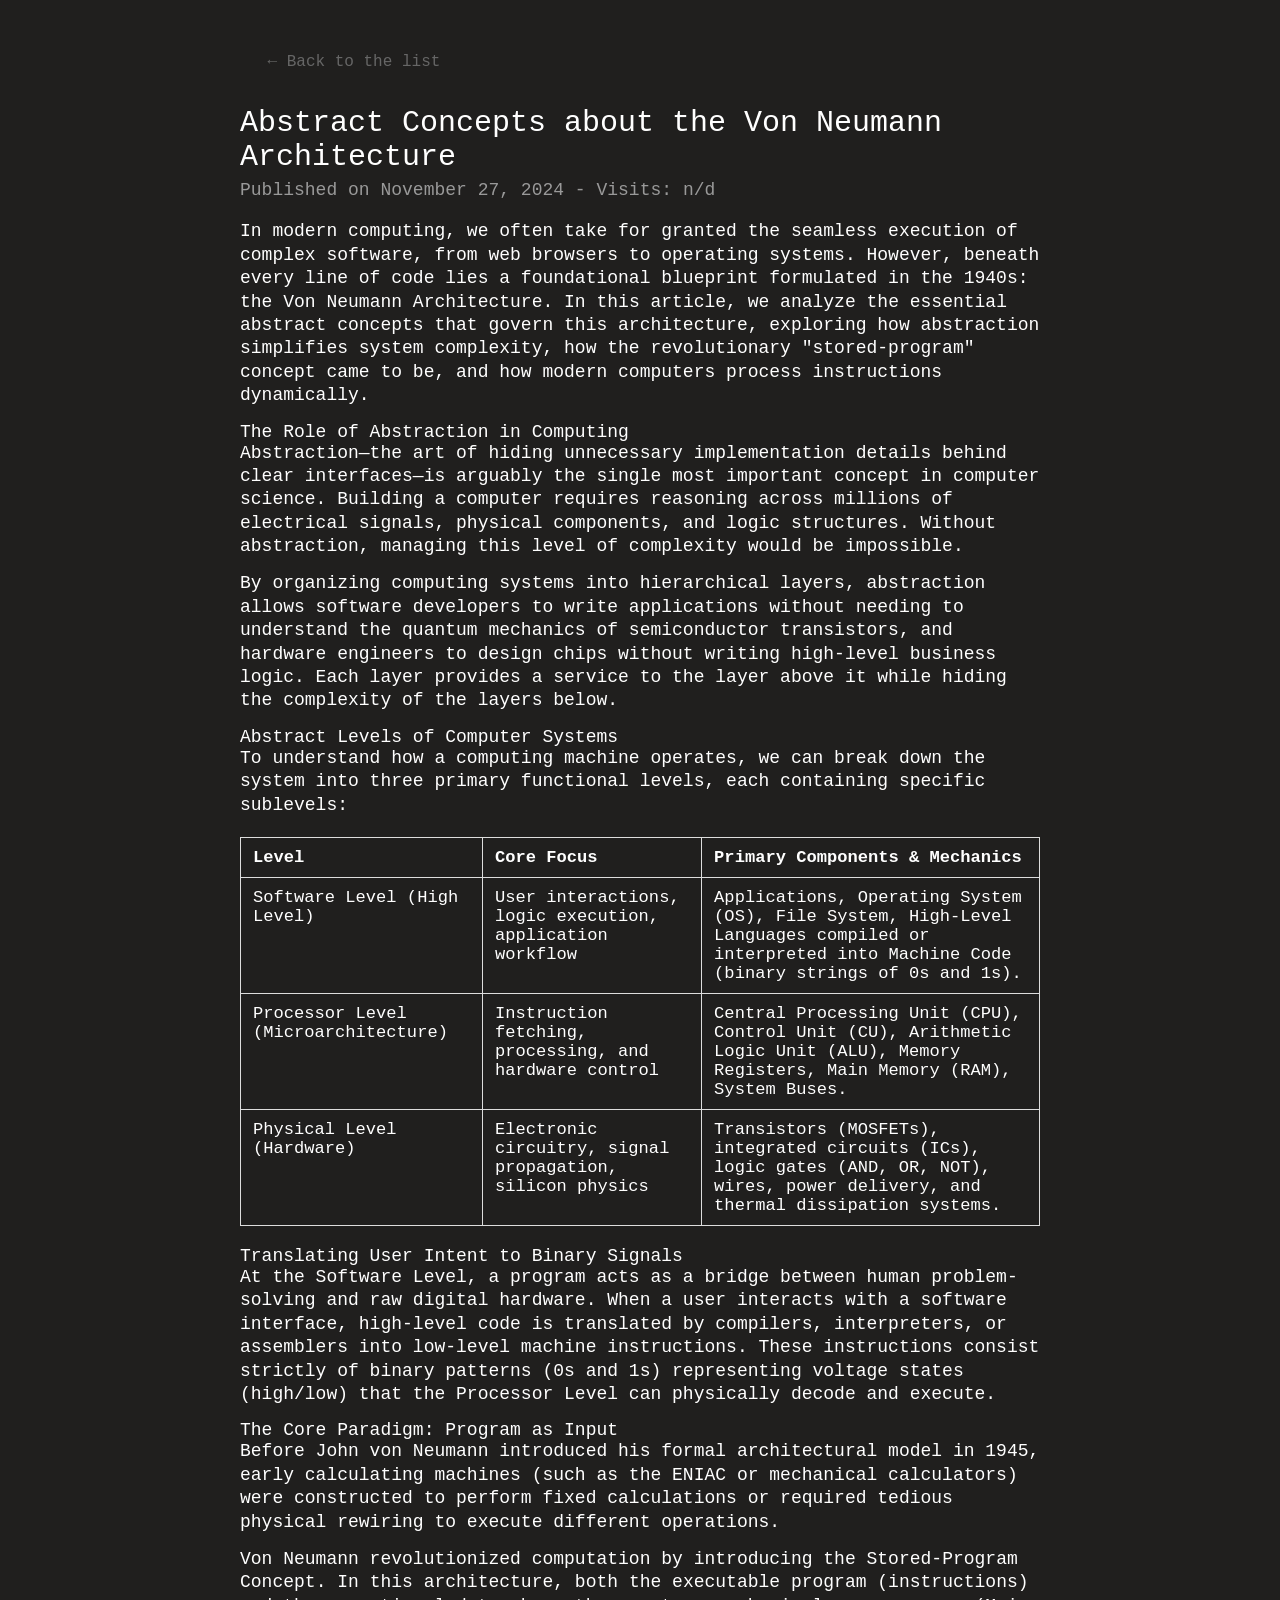
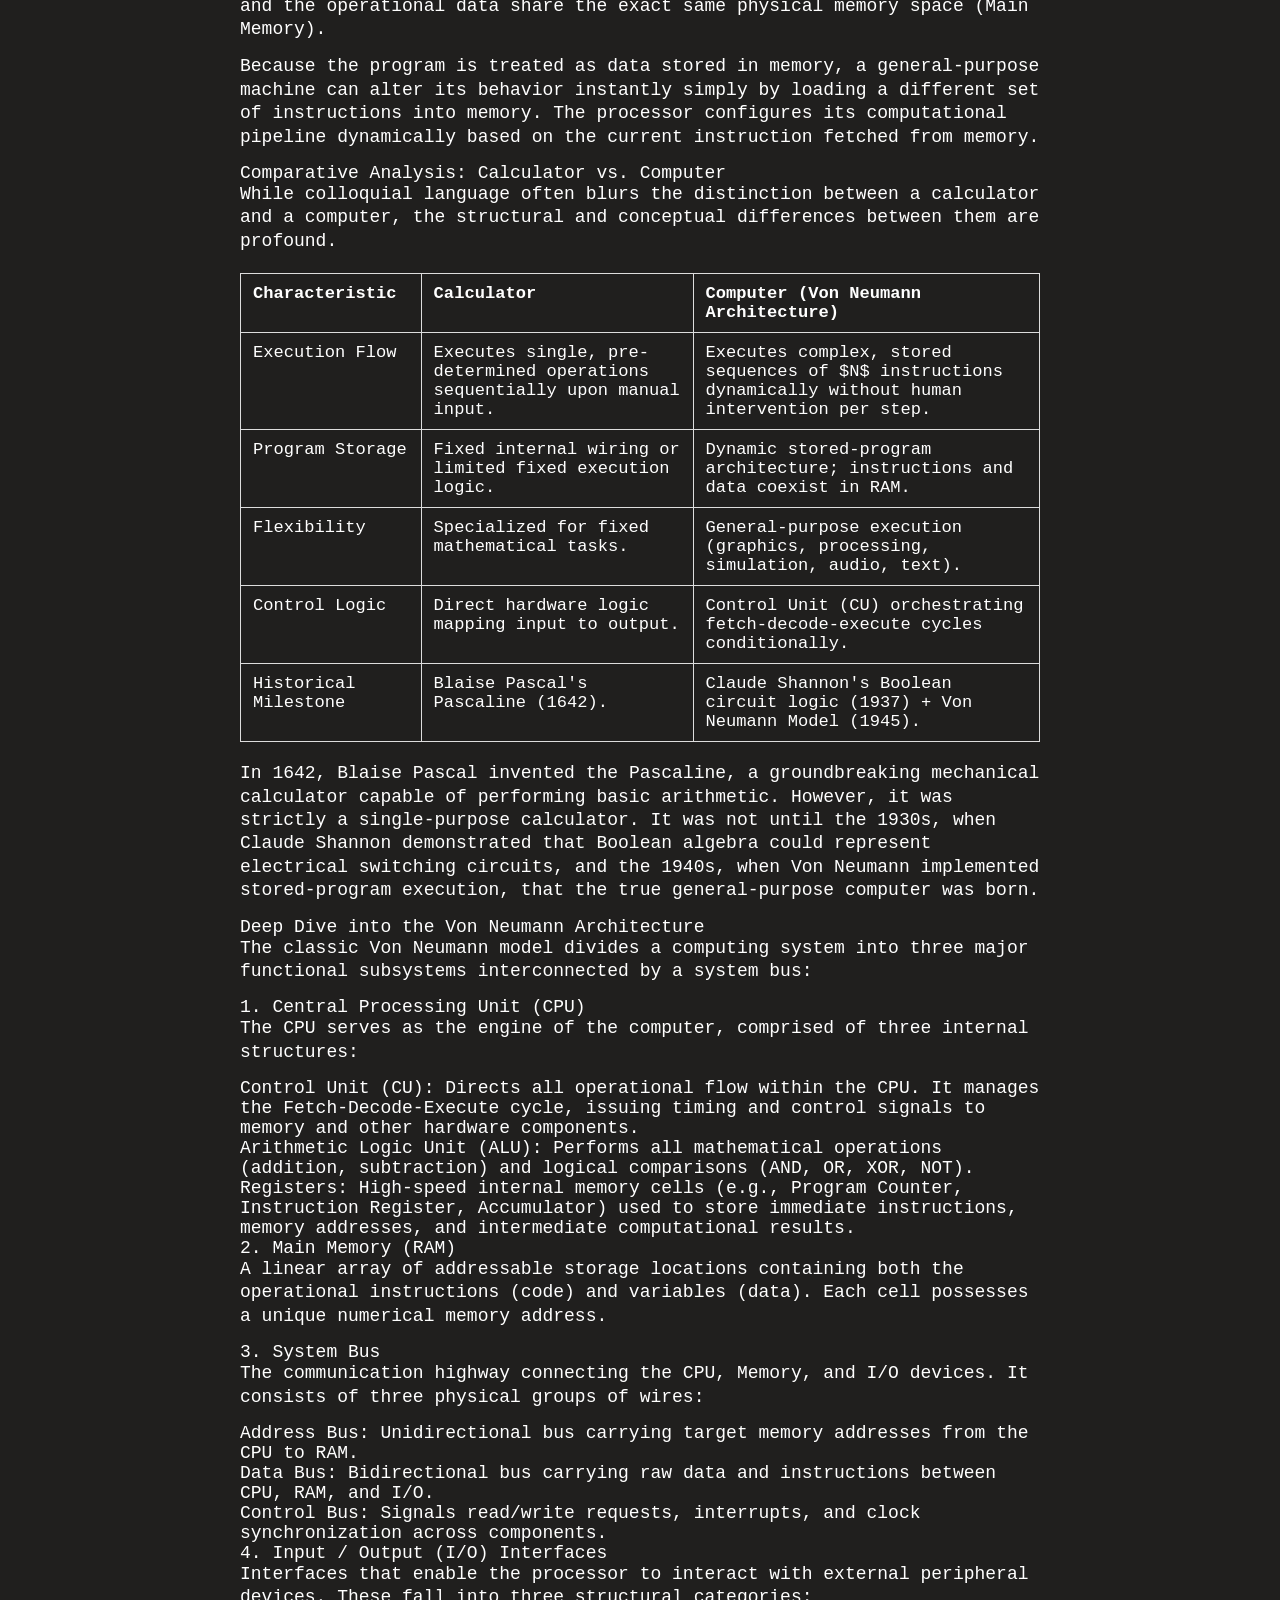
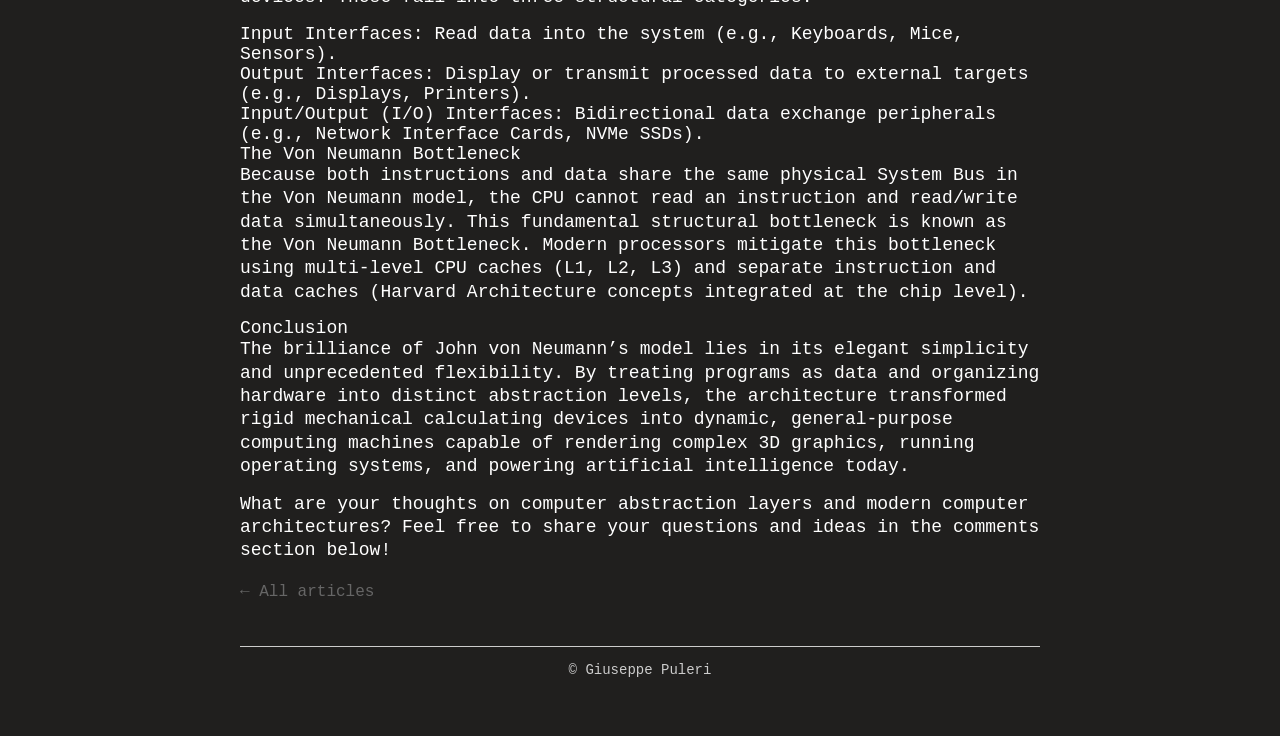
<file: 2026/Von-Neumann-Architecture.html>
<!DOCTYPE html>
<html lang="en">
<head>
  <meta charset="UTF-8">
  <meta name="viewport" content="width=device-width, initial-scale=1.0">
  <title>Abstract Concepts about the Von Neumann Architecture</title>
  <link rel="stylesheet" href="../styles.css">
      <style>
    /* Custom styles for tables, architecture boxes, and benchmark displays */
    .article-table {
      width: 100%;
      border-collapse: collapse;
      margin: 20px 0;
      font-size: 0.95em;
    }
    .article-table th, .article-table td {
      border: 1px solid #ddd;
      padding: 10px 12px;
      text-align: left;
    }
    .article-table th {
      background-color: #ffffff00;
      font-weight: bold;
    }
    </style>
</head>
<body data-page-id="von-neumann-architecture-abstract-concepts">

  <header>
    <nav><a href="../index.html">← Back to the list</a></nav>
  </header>

  <div id="content">
    <article>
      <h1 class="article-title">Abstract Concepts about the Von Neumann Architecture</h1>
      <span class="meta">Published on November 27, 2024 - Visits: <span id="visit-count">...</span></span>

      <p>
        In modern computing, we often take for granted the seamless execution of complex software, from web browsers to operating systems. However, beneath every line of code lies a foundational blueprint formulated in the 1940s: the <strong>Von Neumann Architecture</strong>. In this article, we analyze the essential abstract concepts that govern this architecture, exploring how abstraction simplifies system complexity, how the revolutionary "stored-program" concept came to be, and how modern computers process instructions dynamically.
      </p>

      <h2>The Role of Abstraction in Computing</h2>
      <p>
        Abstraction—the art of hiding unnecessary implementation details behind clear interfaces—is arguably the single most important concept in computer science. Building a computer requires reasoning across millions of electrical signals, physical components, and logic structures. Without abstraction, managing this level of complexity would be impossible.
      </p>
      <p>
        By organizing computing systems into hierarchical layers, abstraction allows software developers to write applications without needing to understand the quantum mechanics of semiconductor transistors, and hardware engineers to design chips without writing high-level business logic. Each layer provides a service to the layer above it while hiding the complexity of the layers below.
      </p>

      <h2>Abstract Levels of Computer Systems</h2>
      <p>
        To understand how a computing machine operates, we can break down the system into three primary functional levels, each containing specific sublevels:
      </p>

      <table class="article-table">
        <thead>
          <tr>
            <th>Level</th>
            <th>Core Focus</th>
            <th>Primary Components & Mechanics</th>
          </tr>
        </thead>
        <tbody>
          <tr>
            <td><strong>Software Level (High Level)</strong></td>
            <td>User interactions, logic execution, application workflow</td>
            <td>Applications, Operating System (OS), File System, High-Level Languages compiled or interpreted into Machine Code (binary strings of 0s and 1s).</td>
          </tr>
          <tr>
            <td><strong>Processor Level (Microarchitecture)</strong></td>
            <td>Instruction fetching, processing, and hardware control</td>
            <td>Central Processing Unit (CPU), Control Unit (CU), Arithmetic Logic Unit (ALU), Memory Registers, Main Memory (RAM), System Buses.</td>
          </tr>
          <tr>
            <td><strong>Physical Level (Hardware)</strong></td>
            <td>Electronic circuitry, signal propagation, silicon physics</td>
            <td>Transistors (MOSFETs), integrated circuits (ICs), logic gates (AND, OR, NOT), wires, power delivery, and thermal dissipation systems.</td>
          </tr>
        </tbody>
      </table>

      <h3>Translating User Intent to Binary Signals</h3>
      <p>
        At the Software Level, a program acts as a bridge between human problem-solving and raw digital hardware. When a user interacts with a software interface, high-level code is translated by compilers, interpreters, or assemblers into low-level machine instructions. These instructions consist strictly of binary patterns (0s and 1s) representing voltage states (high/low) that the Processor Level can physically decode and execute.
      </p>

      <h2>The Core Paradigm: Program as Input</h2>
      <p>
        Before John von Neumann introduced his formal architectural model in 1945, early calculating machines (such as the ENIAC or mechanical calculators) were constructed to perform fixed calculations or required tedious physical rewiring to execute different operations.
      </p>
      <p>
        Von Neumann revolutionized computation by introducing the <strong>Stored-Program Concept</strong>. In this architecture, both the executable program (instructions) and the operational data share the exact same physical memory space (Main Memory). 
      </p>
      <p>
        Because the program is treated as data stored in memory, a general-purpose machine can alter its behavior instantly simply by loading a different set of instructions into memory. The processor configures its computational pipeline dynamically based on the current instruction fetched from memory.
      </p>

      <h2>Comparative Analysis: Calculator vs. Computer</h2>
      <p>
        While colloquial language often blurs the distinction between a calculator and a computer, the structural and conceptual differences between them are profound.
      </p>

      <table class="article-table">
        <thead>
          <tr>
            <th>Characteristic</th>
            <th>Calculator</th>
            <th>Computer (Von Neumann Architecture)</th>
          </tr>
        </thead>
        <tbody>
          <tr>
            <td><strong>Execution Flow</strong></td>
            <td>Executes single, pre-determined operations sequentially upon manual input.</td>
            <td>Executes complex, stored sequences of $N$ instructions dynamically without human intervention per step.</td>
          </tr>
          <tr>
            <td><strong>Program Storage</strong></td>
            <td>Fixed internal wiring or limited fixed execution logic.</td>
            <td>Dynamic stored-program architecture; instructions and data coexist in RAM.</td>
          </tr>
          <tr>
            <td><strong>Flexibility</strong></td>
            <td>Specialized for fixed mathematical tasks.</td>
            <td>General-purpose execution (graphics, processing, simulation, audio, text).</td>
          </tr>
          <tr>
            <td><strong>Control Logic</strong></td>
            <td>Direct hardware logic mapping input to output.</td>
            <td>Control Unit (CU) orchestrating fetch-decode-execute cycles conditionally.</td>
          </tr>
          <tr>
            <td><strong>Historical Milestone</strong></td>
            <td>Blaise Pascal's <em>Pascaline</em> (1642).</td>
            <td>Claude Shannon's Boolean circuit logic (1937) + Von Neumann Model (1945).</td>
          </tr>
        </tbody>
      </table>

      <p>
        In 1642, Blaise Pascal invented the <em>Pascaline</em>, a groundbreaking mechanical calculator capable of performing basic arithmetic. However, it was strictly a single-purpose calculator. It was not until the 1930s, when Claude Shannon demonstrated that Boolean algebra could represent electrical switching circuits, and the 1940s, when Von Neumann implemented stored-program execution, that the true general-purpose computer was born.
      </p>

      <h2>Deep Dive into the Von Neumann Architecture</h2>
      <p>
        The classic Von Neumann model divides a computing system into three major functional subsystems interconnected by a system bus:
      </p>

      <h3>1. Central Processing Unit (CPU)</h3>
      <p>
        The CPU serves as the engine of the computer, comprised of three internal structures:
      </p>
      <ul>
        <li><strong>Control Unit (CU):</strong> Directs all operational flow within the CPU. It manages the Fetch-Decode-Execute cycle, issuing timing and control signals to memory and other hardware components.</li>
        <li><strong>Arithmetic Logic Unit (ALU):</strong> Performs all mathematical operations (addition, subtraction) and logical comparisons (AND, OR, XOR, NOT).</li>
        <li><strong>Registers:</strong> High-speed internal memory cells (e.g., Program Counter, Instruction Register, Accumulator) used to store immediate instructions, memory addresses, and intermediate computational results.</li>
      </ul>

      <h3>2. Main Memory (RAM)</h3>
      <p>
        A linear array of addressable storage locations containing both the operational instructions (code) and variables (data). Each cell possesses a unique numerical memory address.
      </p>

      <h3>3. System Bus</h3>
      <p>
        The communication highway connecting the CPU, Memory, and I/O devices. It consists of three physical groups of wires:
      </p>
      <ul>
        <li><strong>Address Bus:</strong> Unidirectional bus carrying target memory addresses from the CPU to RAM.</li>
        <li><strong>Data Bus:</strong> Bidirectional bus carrying raw data and instructions between CPU, RAM, and I/O.</li>
        <li><strong>Control Bus:</strong> Signals read/write requests, interrupts, and clock synchronization across components.</li>
      </ul>

      <h3>4. Input / Output (I/O) Interfaces</h3>
      <p>
        Interfaces that enable the processor to interact with external peripheral devices. These fall into three structural categories:
      </p>
      <ul>
        <li><strong>Input Interfaces:</strong> Read data into the system (e.g., Keyboards, Mice, Sensors).</li>
        <li><strong>Output Interfaces:</strong> Display or transmit processed data to external targets (e.g., Displays, Printers).</li>
        <li><strong>Input/Output (I/O) Interfaces:</strong> Bidirectional data exchange peripherals (e.g., Network Interface Cards, NVMe SSDs).</li>
      </ul>

      <h2>The Von Neumann Bottleneck</h2>
      <p>
        Because both instructions and data share the same physical System Bus in the Von Neumann model, the CPU cannot read an instruction and read/write data simultaneously. This fundamental structural bottleneck is known as the <strong>Von Neumann Bottleneck</strong>. Modern processors mitigate this bottleneck using multi-level CPU caches (L1, L2, L3) and separate instruction and data caches (Harvard Architecture concepts integrated at the chip level).
      </p>

      <h2>Conclusion</h2>
      <p>
        The brilliance of John von Neumann’s model lies in its elegant simplicity and unprecedented flexibility. By treating programs as data and organizing hardware into distinct abstraction levels, the architecture transformed rigid mechanical calculating devices into dynamic, general-purpose computing machines capable of rendering complex 3D graphics, running operating systems, and powering artificial intelligence today.
      </p>
      <p>
        What are your thoughts on computer abstraction layers and modern computer architectures? Feel free to share your questions and ideas in the comments section below!
      </p>

    </article>

    <a class="back-link" href="../index.html">← All articles</a>
  </div>

  <footer>
    &copy; Giuseppe Puleri
  </footer>

  <script src="../script.js"></script>
</body>
</html>
</file>
<file: styles.css>
/* ==================================================
   Reset base
   ================================================== */

html, body, div, span, h1, h2, h3, h4, h5, h6, p,
blockquote, pre, a, abbr, address, code, del, dfn, em,
img, ins, kbd, q, s, samp, small, strike, strong, sub, sup,
tt, var, dl, dt, dd, ol, ul, li, fieldset, form, label,
legend, table, caption, tbody, tfoot, thead, tr, th, td,
article, header, footer, nav {
  margin: 0;
  padding: 0;
  border: 0;
  outline: 0;
  font-weight: inherit;
  font-style: inherit;
  font-size: 100%;
  font-family: inherit;
  vertical-align: baseline;
}

/* ==================================================
   Base
   ================================================== */

body {
  font-family: 'Inconsolata', Courier;
  text-rendering: optimizeLegibility;
  background: #201F1E!important;
  color: white;
  padding: 3% 10%;
}

a {
  text-decoration: none;
  color: #666;
}

li {
  list-style-type: none;
}

/* ==================================================
   Header
   ================================================== */

header {
  display: block;
  position: relative;
  padding: 15px 0 0 15px;
  width: 100%;
  margin: 0 auto;
}

header h1 {
  display: inline;
  font-size: 42px;
  font-weight: bold;
  color: white;
}

header h1 a {
  color: white;
}

header p.meta,
header h1 small {
  font-size: 18px;
  color: #999;
  display: block;
  margin-top: 4px;
}

nav {
  display: inline;
  margin-bottom: 15px;
}

nav a {
  margin-left: 20px;
}

/* ==================================================
   Content
   ================================================== */

#content {
  display: block;
  width: 90%;
  margin: 20px auto;
  padding: 15px;
}

@media screen and (min-width: 1024px) {
  #content {
    width: 800px;
  }
  header {
    width: 800px;
    margin: 0 auto;
  }
}

@media screen and (max-width: 800px) {
  img {
    max-width: 90%;
  }
}

/* ==================================================
   Lista articoli (index)
   ================================================== */

.article-list li {
  margin-bottom: 24px;
}

.article-list h2 {
  display: inline;
  font-size: 22px;
  color: white;
}

.article-list h2 a {
  color: white;
}

.article-list p.excerpt {
  font-size: 14px;
  color: #999;
  margin-top: 6px;
  margin-left: 0;
}

/* ==================================================
   Articolo singolo
   ================================================== */

article {
  display: block;
  font-size: 18px;
  margin-bottom: 10px;
}

article h1.article-title {
  font-size: 30px;
  color: white;
  margin-bottom: 6px;
}

article .meta {
  color: #999;
  font-size: 18px;
  margin-bottom: 20px;
  display: block;
}

article p {
  font-size: 16px;
  color: white;
  margin-bottom: 14px;
 font-size: 18px;
 line-height: 1.3;
}

article a {
  color: #666;
  text-decoration: underline;
}

/* ==================================================
   Contatore visite
   ================================================== */

.visit-counter {
  margin-top: 40px;
  padding-top: 10px;
  border-top: 1px white solid;
  color: #999;
  font-size: 14px;
}

/* ==================================================
   Back link
   ================================================== */

.back-link {
  display: block;
  margin-top: 20px;
  color: #666;
}

.back-link:hover {
  text-decoration: underline;
}

/* ==================================================
   Footer
   ================================================== */

footer {
  display: block;
  border-top: 1px #ccc solid;
  text-align: center;
  color: #ccc;
  font-size: 14px;
  margin: 30px auto 20px;
  padding-top: 15px;
  width: 90%;
}

@media screen and (min-width: 1024px) {
  footer {
    width: 800px;
  }
}
</file>
